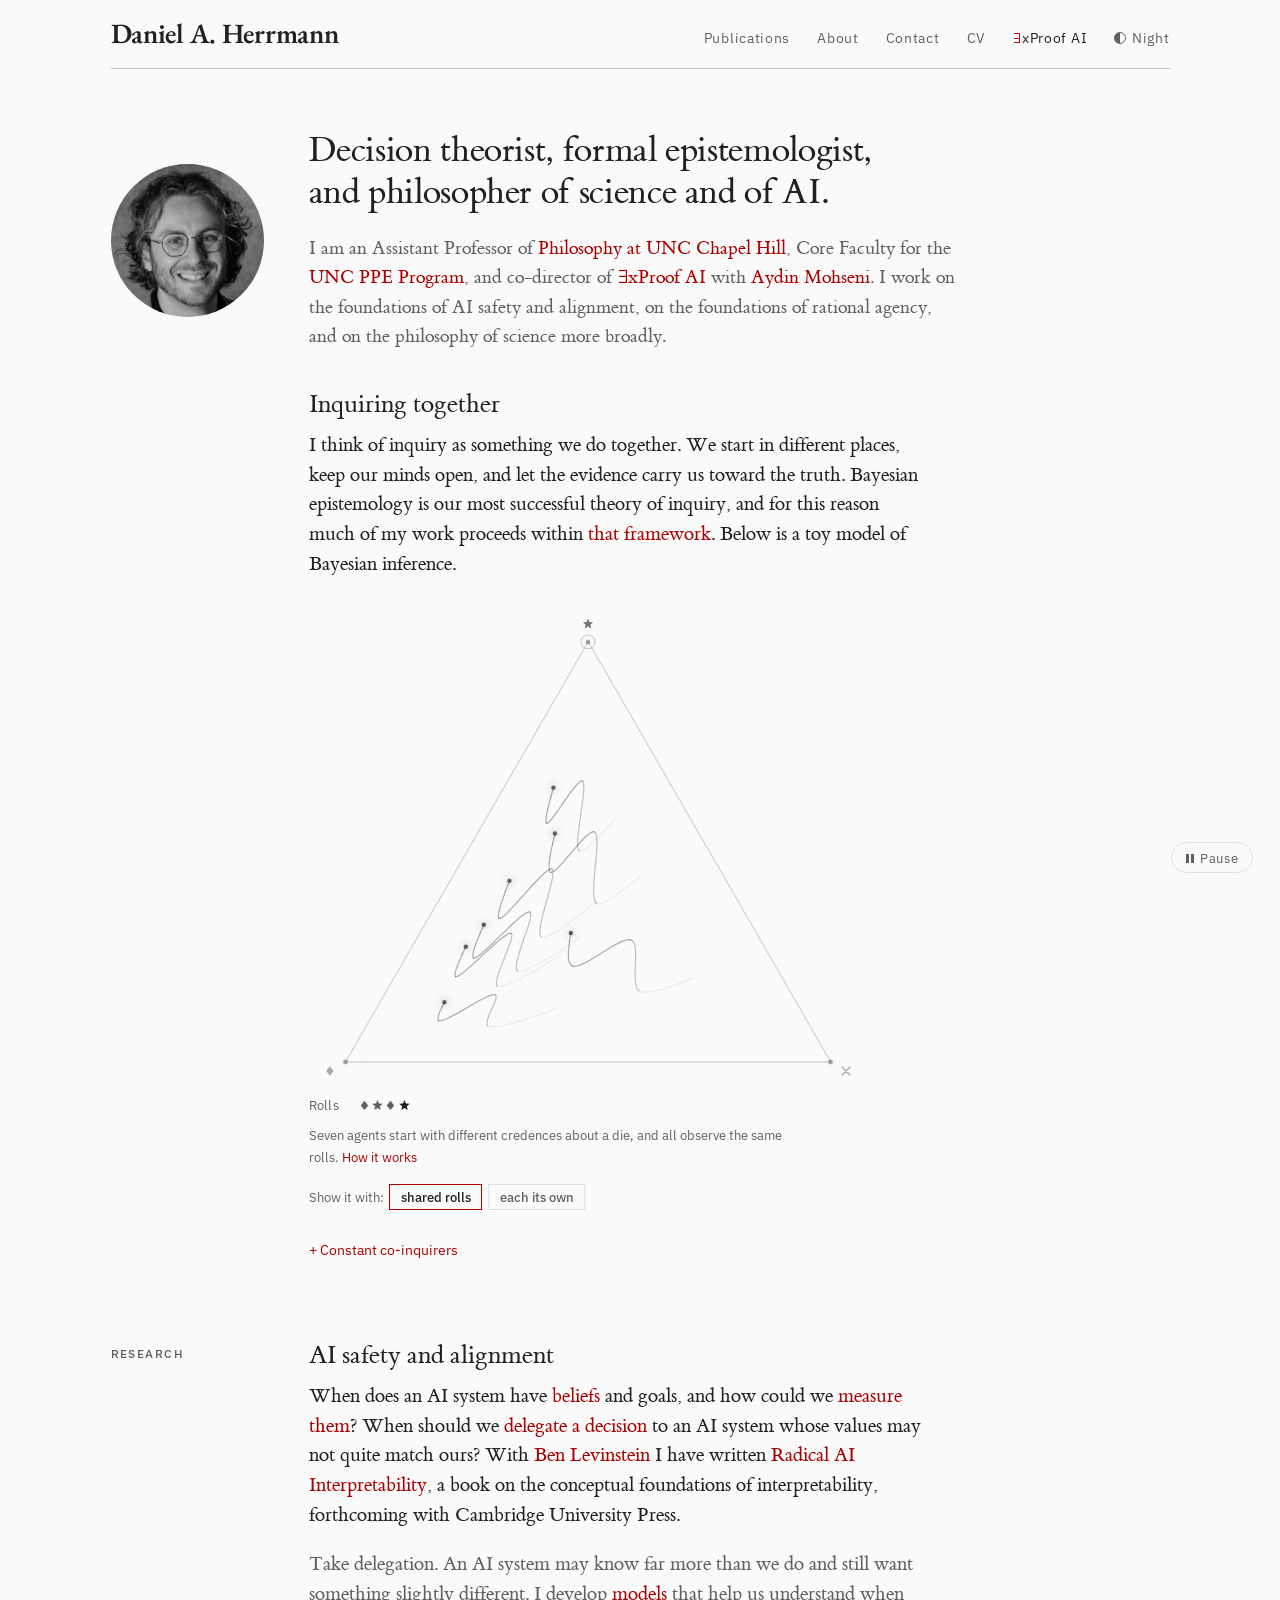
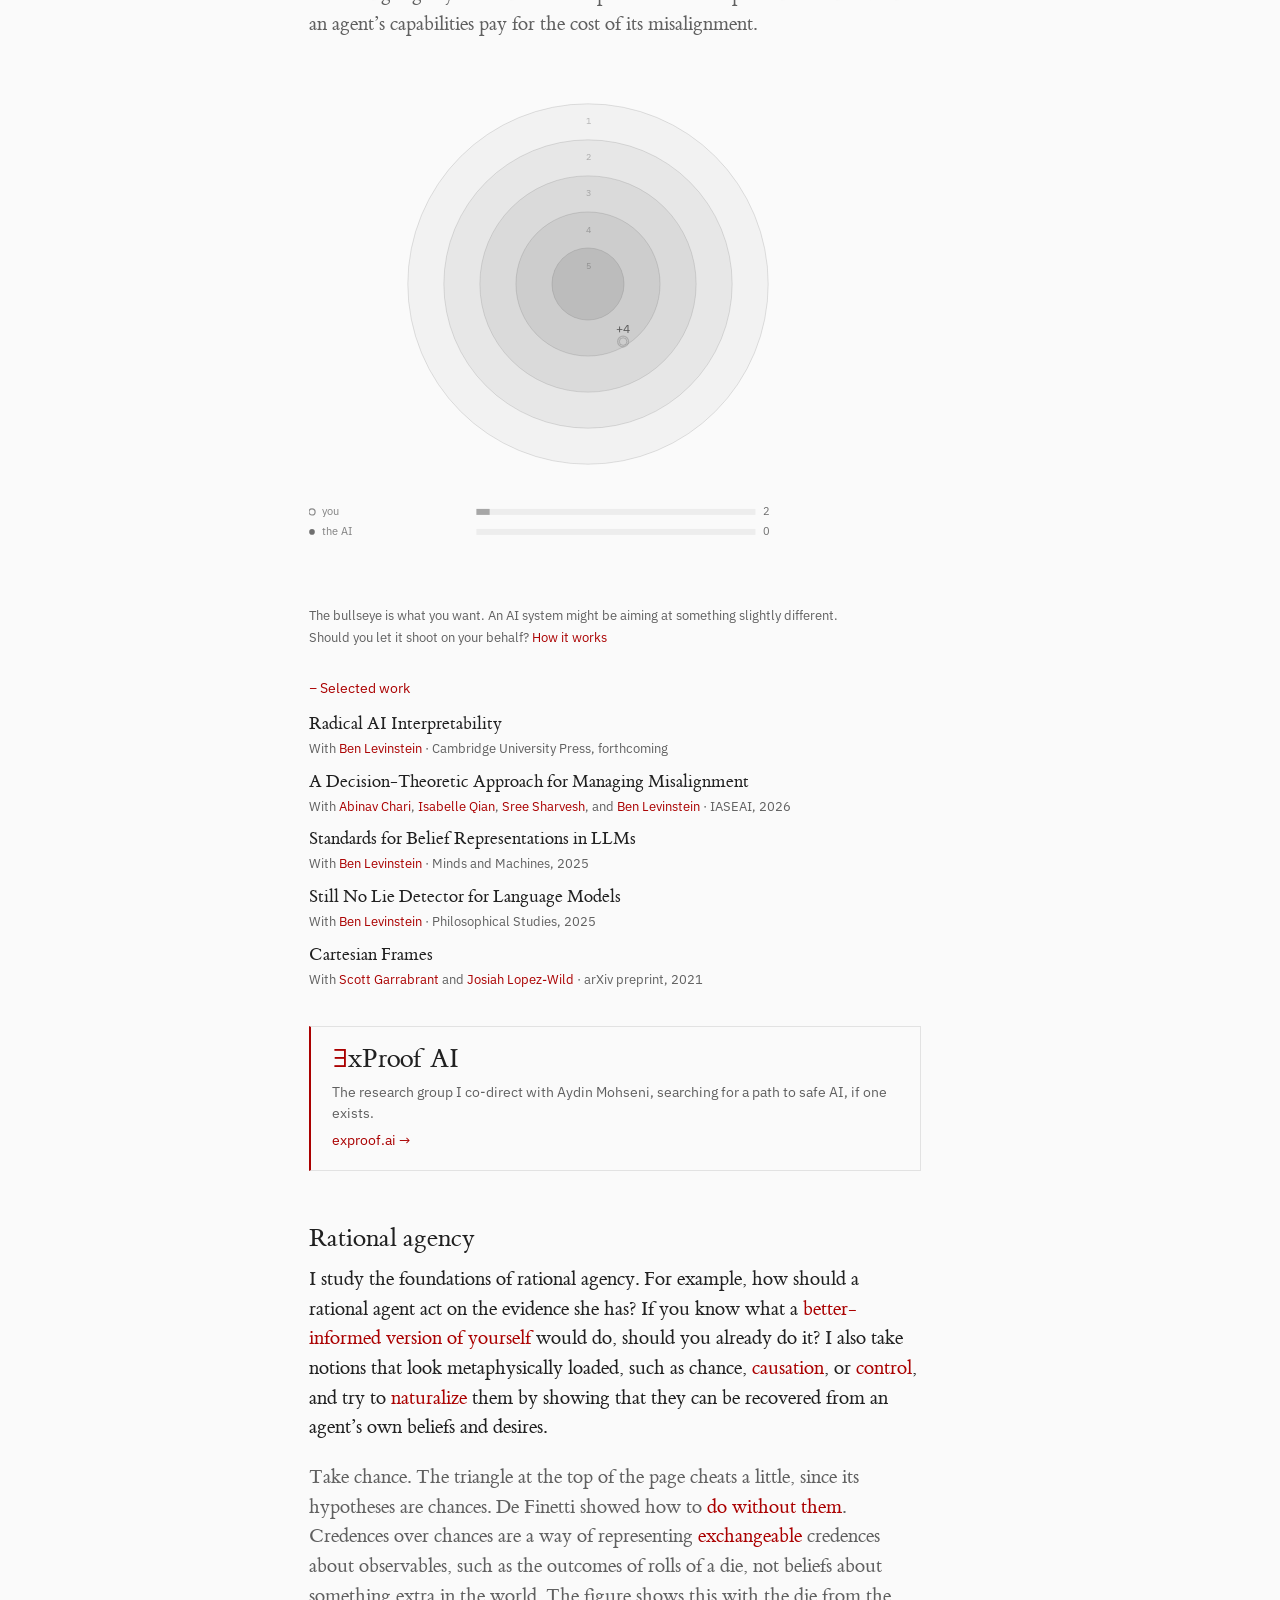
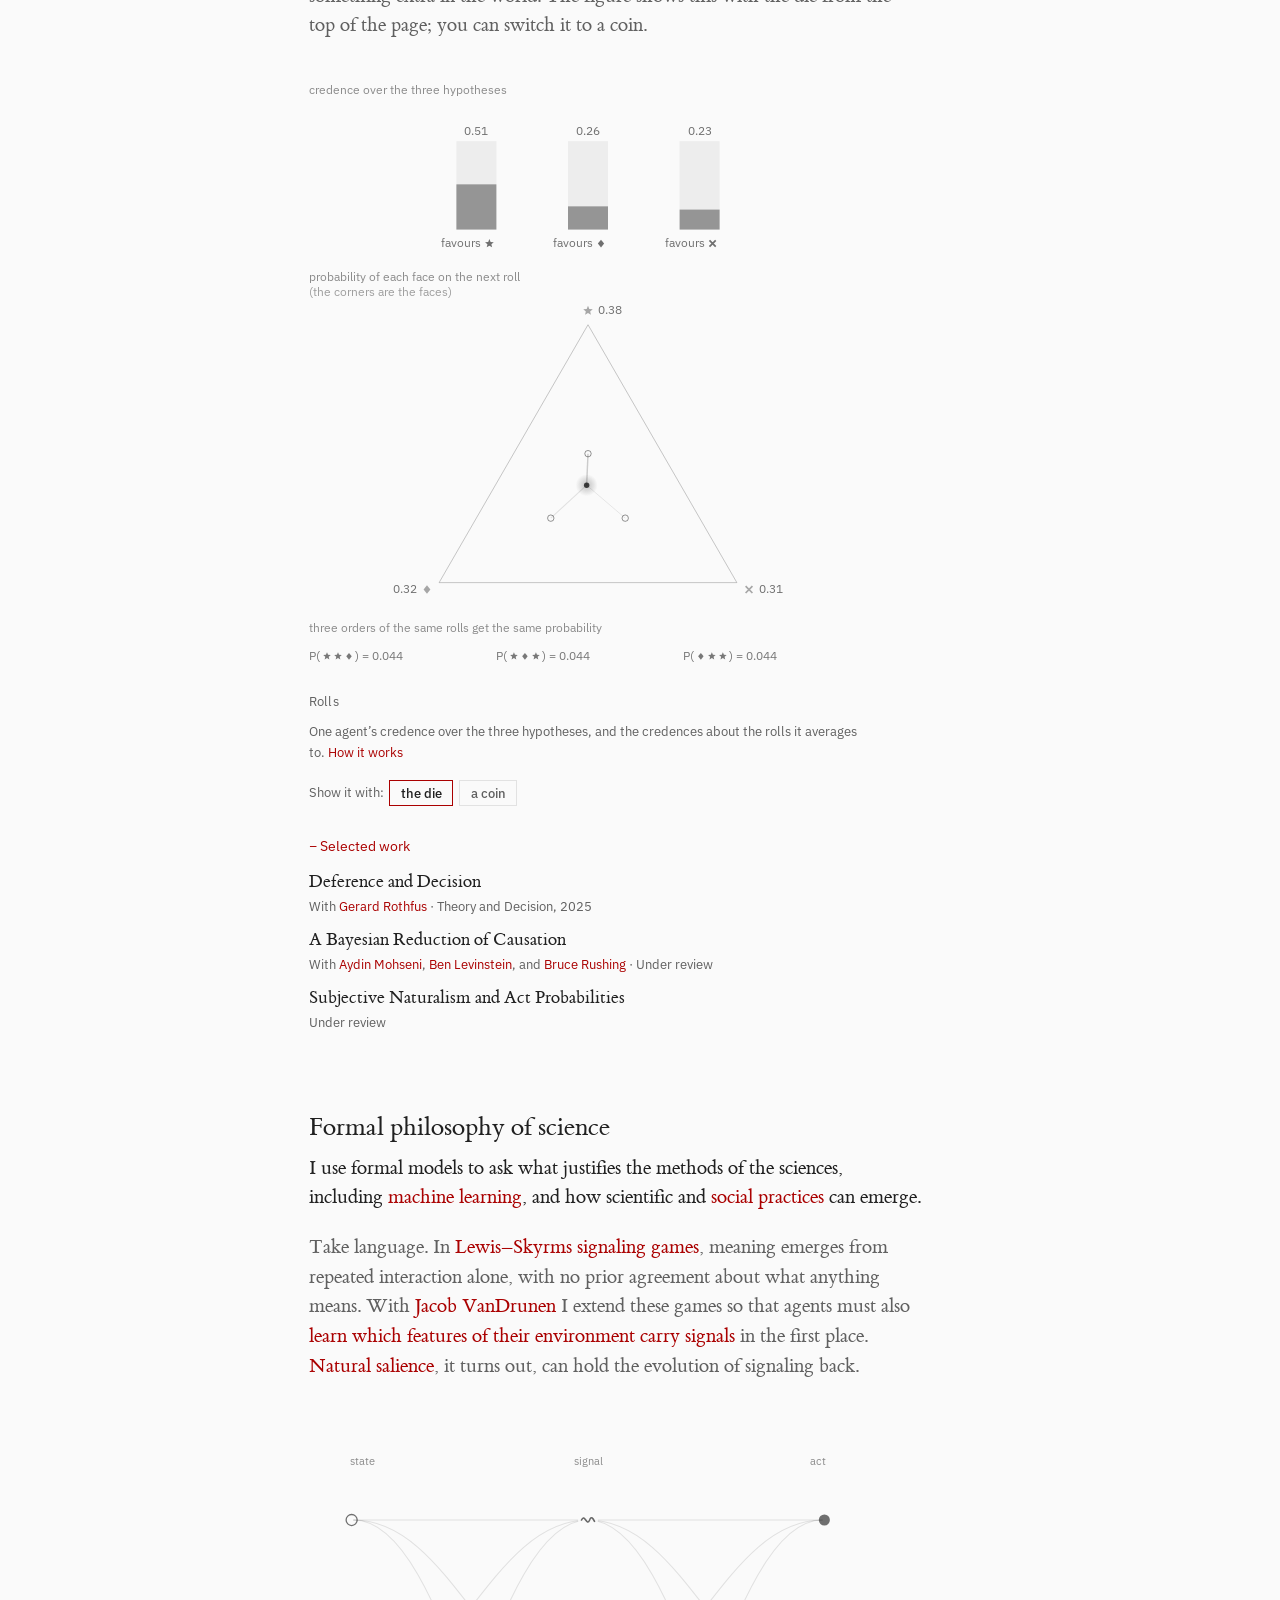
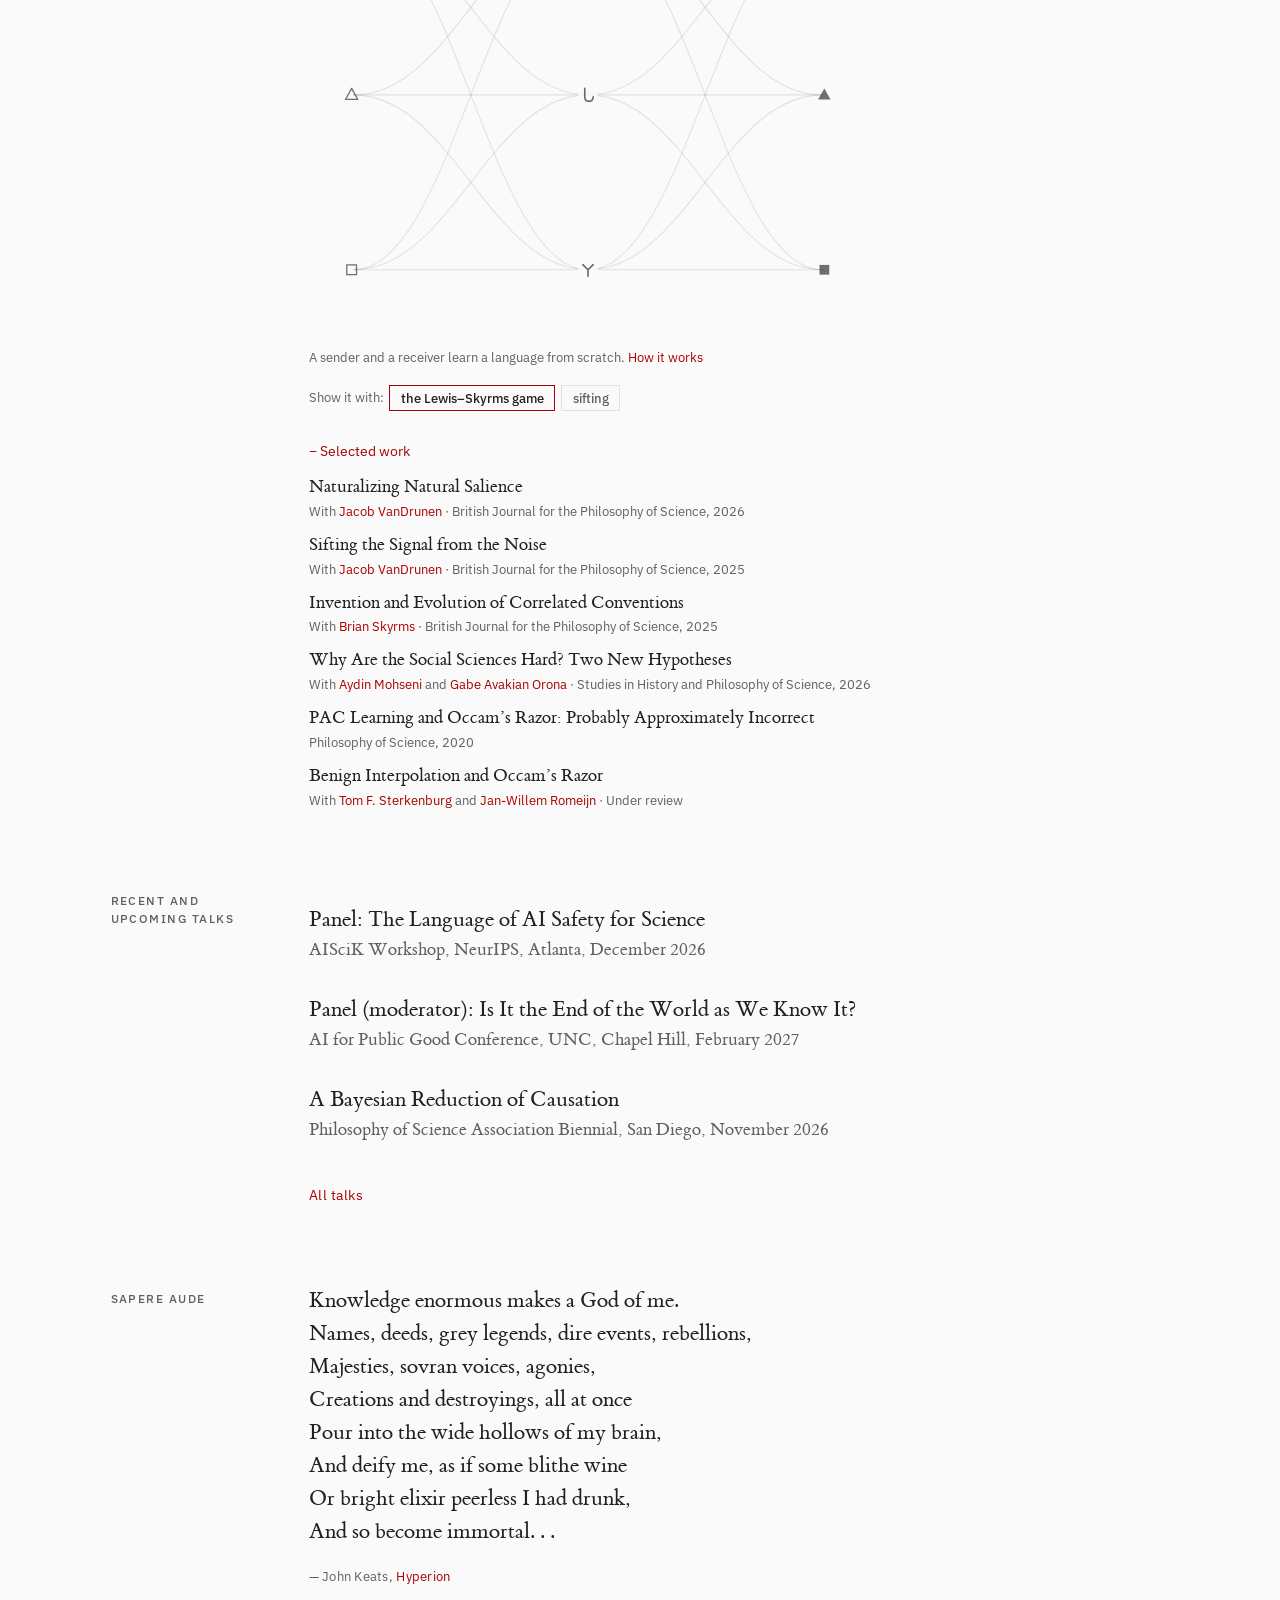
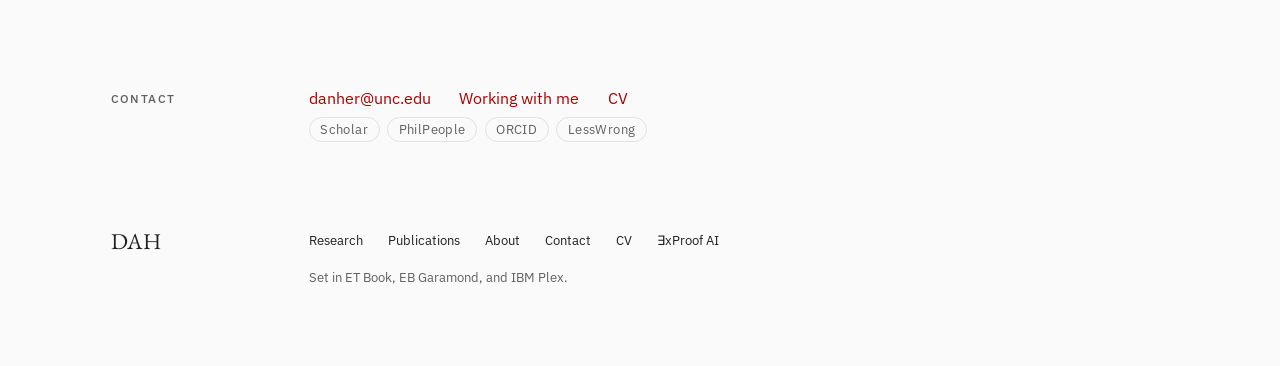
<file: index.html>
<!doctype html>
<html lang="en" data-bg="simplex">
<head>
<meta charset="utf-8">
<meta name="viewport" content="width=device-width, initial-scale=1, viewport-fit=cover">
<title>Daniel A. Herrmann</title>
<meta name="description" content="Daniel A. Herrmann is a decision theorist, formal epistemologist, and philosopher of science and of AI at UNC Chapel Hill.">
<meta name="theme-color" content="#fafafa">
<meta property="og:type" content="website">
<meta property="og:site_name" content="Daniel A. Herrmann">
<meta property="og:title" content="Daniel A. Herrmann">
<meta property="og:description" content="Daniel A. Herrmann is a decision theorist, formal epistemologist, and philosopher of science and of AI at UNC Chapel Hill.">
<meta property="og:url" content="https://www.danielherrmann.ca/">
<link rel="canonical" href="https://www.danielherrmann.ca/">
<meta property="og:image" content="https://www.danielherrmann.ca/assets/og-card.png">
<meta property="og:image:width" content="2400">
<meta property="og:image:height" content="1260">
<meta property="og:image:alt" content="Daniel A. Herrmann: decision theorist, formal epistemologist, and philosopher of science and of AI. Beside his name, seven agents’ credences converge on the true hypothesis.">
<meta name="twitter:card" content="summary_large_image">
<link rel="icon" href="assets/favicon-32.png" type="image/png" sizes="32x32">
<link rel="icon" href="assets/favicon.svg" type="image/svg+xml">
<link rel="apple-touch-icon" href="assets/apple-touch-icon.png">
<link rel="preconnect" href="https://fonts.googleapis.com">
<link rel="preconnect" href="https://fonts.gstatic.com" crossorigin>
<link rel="stylesheet" href="https://fonts.googleapis.com/css2?family=EB+Garamond:ital,wght@0,400;0,600;1,400&family=IBM+Plex+Mono&family=IBM+Plex+Sans:wght@400;500&display=swap">
<link rel="stylesheet" href="assets/site.css">
<script src="assets/prefs.js"></script>
</head>
<body>
<div class="page">

<header class="masthead">
  <a class="wordmark" href="index.html">Daniel A. Herrmann</a>
  <nav class="nav" aria-label="Site">
    <a href="publications.html">Publications</a>
    <a href="about.html">About</a>
    <a href="contact.html">Contact</a>
    <a href="assets/Herrmann_CV.pdf">CV</a>
    <a class="nav-xp" href="https://exproof.ai/"><span class="exists">∃</span>xProof AI</a>
    <button class="theme" type="button" data-theme-toggle><span class="theme-word">Night</span></button>
  </nav>
</header>

<button class="motion" type="button" data-motion-toggle aria-pressed="false"><span class="theme-word">Pause</span></button>
<main>
<section class="hero hero--home" aria-labelledby="hero-title">
  <img class="headshot" src="assets/img/daniel.jpg" alt="Daniel Herrmann">
  <div class="hero-text">
    <h1 id="hero-title">Decision theorist, formal epistemologist, and philosopher of science and of AI.</h1>
    <p class="lede">I am an Assistant Professor of <a href="https://philosophy.unc.edu/">Philosophy at UNC Chapel Hill</a>, Core Faculty for the <a href="https://ppe.unc.edu/">UNC PPE Program</a>, and co-director of <a class="xp" href="https://exproof.ai/"><span class="exists">∃</span>xProof AI</a> with <a href="https://aydinmohseni.com/">Aydin Mohseni</a>. I work on the foundations of AI safety and alignment, on the foundations of rational agency, and on the philosophy of science more broadly.</p>
  </div>
</section>
<section class="section section--wide" id="inquiry">
  <p class="label"></p>
  <div class="body">
    <div class="chance chance--lead">
      <div class="chance-text">
        <h2>Inquiring together</h2>
        <p>I think of inquiry as something we do together. We start in different places, keep our minds open, and let the evidence carry us toward the truth. Bayesian epistemology is our most successful theory of inquiry, and for this reason much of my work proceeds within <a href="https://plato.stanford.edu/entries/epistemology-bayesian/">that framework</a>. Below is a toy model of Bayesian inference.</p>
      </div>
      <figure class="stage-wrap">
        <div class="stage stage--simplex"><canvas aria-hidden="true"></canvas></div>
        <figcaption><p class="rolls"><span class="rolls-k">Rolls</span><span class="rolls-seq" data-rolls="simplex"></span></p><span class="ev-shared">Seven agents start with different credences about a die, and all observe the same rolls.</span><span class="ev-own">We don’t always get the same evidence. That can slow inquiry and keep us apart for a while, but if we engage with it in good faith and let it change our minds, we still converge on the truth. Here each agent rolls the die for itself; above are the ringed agent’s rolls.</span> <details class="how"><summary>How it works</summary><p data-bg-caption></p><div class="rolls-all ev-own" aria-label="Each agent’s rolls"><p class="rolls"><span class="rolls-k">1</span><span class="rolls-seq" data-rolls="simplex-0"></span></p><p class="rolls"><span class="rolls-k">2</span><span class="rolls-seq" data-rolls="simplex-1"></span></p><p class="rolls"><span class="rolls-k">3</span><span class="rolls-seq" data-rolls="simplex-2"></span></p><p class="rolls"><span class="rolls-k">4</span><span class="rolls-seq" data-rolls="simplex-3"></span></p><p class="rolls"><span class="rolls-k">5</span><span class="rolls-seq" data-rolls="simplex-4"></span></p><p class="rolls"><span class="rolls-k">6</span><span class="rolls-seq" data-rolls="simplex-5"></span></p><p class="rolls"><span class="rolls-k">7</span><span class="rolls-seq" data-rolls="simplex-6"></span></p></div></details></figcaption>
        <p class="variant">Show it with: <button type="button" data-variant="ev" data-value="shared">shared rolls</button><button type="button" data-variant="ev" data-value="own">each its own</button></p>
      </figure>
      <details class="related"><summary>Constant co-inquirers</summary><ul><li><a href="https://aydinmohseni.com/">Aydin Mohseni</a><span class="rv"><a href="https://exproof.ai/">∃xProof AI</a>, <a href="publications.html#pub-causation">causation</a>, <a href="https://exproof.ai/adaptations.html">power seeking</a>, <a href="publications.html#pub-social-sciences">the social sciences</a></span></li><li><a href="https://www.levinstein.org/">Ben Levinstein</a><span class="rv"><a href="publications.html#pub-book">Radical AI Interpretability</a>, <a href="publications.html#pub-belief-standards">belief in language models</a>, <a href="publications.html#pub-misalignment">delegation</a></span></li><li><a href="https://gerardrothfus.com/">Gerard Rothfus</a><span class="rv"><a href="publications.html#pub-deference">Deference and Decision</a>, counterfactuals</span></li><li><a href="https://jackv.co">Jacob VanDrunen</a><span class="rv"><a href="publications.html#pub-sifting">Signaling and attention</a>, <a href="publications.html#pub-natural-salience">natural salience</a></span></li></ul></details>
    </div>
  </div>
</section>
<section class="section section--wide" id="research" aria-labelledby="h-research">
  <h2 class="label" id="h-research">Research</h2>
  <div class="body">
    <div class="chance">
      <div class="chance-text">
        <h2>AI safety and alignment</h2>
        <p>When does an AI system have <a href="publications.html#pub-belief-standards">beliefs</a> and goals, and how could we <a href="publications.html#pub-lie-detector">measure them</a>? When should we <a href="publications.html#pub-misalignment">delegate a decision</a> to an AI system whose values may not quite match ours? With <a href="https://www.levinstein.org/">Ben Levinstein</a> I have written <a href="publications.html#pub-book">Radical AI Interpretability</a>, a book on the conceptual foundations of interpretability, forthcoming with Cambridge University Press.</p>
        <p class="secondary">Take delegation. An AI system may know far more than we do and still want something slightly different. I develop <a href="publications.html#pub-misalignment">models</a> that help us understand when an agent’s capabilities pay for the cost of its misalignment.</p>
      </div>
      <div class="figs">
        <figure class="stage-wrap stage-wrap--small">
          <div class="stage stage--delegate"><canvas aria-hidden="true"></canvas></div>
          <figcaption>The bullseye is what you want. An AI system might be aiming at something slightly different. Should you let it shoot on your behalf? <details class="how"><summary>How it works</summary><p>Each shot stands for a decision made under uncertainty, and where it lands is how that decision turns out. The bullseye is the outcome you most want, and the rings score each outcome by your lights. You aim at the bullseye, since you want the right thing, but your shots scatter, since you can’t see the target well. The AI sees it clearly, so its shots are tight, but it aims a little off, at what it wants. After ten shots each, the higher total wins and its shots turn red. The runs are set up so that ten rounds reliably show which choice has the higher expected score: if it is the AI’s, delegating pays. How far off the AI aims varies from run to run, so sometimes you should keep the decision.</p></details></figcaption>
        </figure>
      </div>

      <details class="related" open><summary>Selected work</summary><ul><li><a href="publications.html#pub-book">Radical AI Interpretability</a><span class="rv">With <a href="https://www.levinstein.org/">Ben Levinstein</a> · Cambridge University Press, forthcoming</span></li><li><a href="publications.html#pub-misalignment">A Decision-Theoretic Approach for Managing Misalignment</a><span class="rv">With <a href="https://www.linkedin.com/in/abinav-chari1">Abinav Chari</a>, <a href="https://www.linkedin.com/in/isabelle-athena-qian">Isabelle Qian</a>, <a href="https://www.sreesharvesh.com/">Sree Sharvesh</a>, and <a href="https://www.levinstein.org/">Ben Levinstein</a> · IASEAI, 2026</span></li><li><a href="publications.html#pub-belief-standards">Standards for Belief Representations in LLMs</a><span class="rv">With <a href="https://www.levinstein.org/">Ben Levinstein</a> · Minds and Machines, 2025</span></li><li><a href="publications.html#pub-lie-detector">Still No Lie Detector for Language Models</a><span class="rv">With <a href="https://www.levinstein.org/">Ben Levinstein</a> · Philosophical Studies, 2025</span></li><li><a href="publications.html#pub-cartesian">Cartesian Frames</a><span class="rv">With <a href="http://scott.garrabrant.com/">Scott Garrabrant</a> and <a href="https://josiahlopezwild.com">Josiah Lopez-Wild</a> · arXiv preprint, 2021</span></li></ul></details>
      <a class="xp-card" href="https://exproof.ai/"><span class="xp-mark"><span class="exists">∃</span>xProof AI</span><span class="xp-line">The research group I co-direct with Aydin Mohseni, searching for a path to safe AI, if one exists.</span><span class="xp-go">exproof.ai →</span></a>
    </div>
  </div>
</section>
<section class="section section--wide" id="agency">
  <p class="label"></p>
  <div class="body">
    <div class="chance">
      <div class="chance-text">
        <h2>Rational agency</h2>
        <p>I study the foundations of rational agency. For example, how should a rational agent act on the evidence she has? If you know what a <a href="publications.html#pub-deference">better-informed version of yourself</a> would do, should you already do it? I also take notions that look metaphysically loaded, such as chance, <a href="publications.html#pub-causation">causation</a>, or <a href="https://escholarship.org/uc/item/7x9890zn">control</a>, and try to <a href="https://www.lesswrong.com/posts/FL8RunWvyS5L8uJEw/subjective-naturalism-in-decision-theory-savage-vs-jeffrey">naturalize</a> them by showing that they can be recovered from an agent’s own beliefs and desires.</p>
        <p class="secondary">Take chance. The triangle at the top of the page cheats a little, since its hypotheses are chances. De Finetti showed how to <a href="https://www.lesswrong.com/posts/auSfqhbMKEvzt4unG/chance-is-in-the-map-not-the-territory">do without them</a>. Credences over chances are a way of representing <a href="https://en.wikipedia.org/wiki/Exchangeable_random_variables">exchangeable</a> credences about observables, such as the outcomes of rolls of a die, not beliefs about something extra in the world. The figure shows this with the die from the top of the page; you can switch it to a coin.</p>
      </div>
      <div class="figs">
        <figure class="stage-wrap stage-wrap--small df-coin">
          <div class="stage stage--definetti"><canvas aria-hidden="true"></canvas></div>
          <figcaption><p class="rolls"><span class="rolls-k">Flips</span><span class="rolls-seq" data-rolls="definetti"></span></p>Credence over a coin’s chance of heads, and the credences about the flips it averages to. <details class="how"><summary>How it works</summary><p>An agent is unsure of a coin’s chance of heads, θ. The curve is her credence over θ, and it sharpens as she conditions on the flips. Averaging the chances by that credence gives her credences about the flips themselves, in the bars. They share the curve’s scale, so her credence in heads next sits directly under the curve’s balance point. Those credences are exchangeable: HT and TH always tie, and so do HHT, HTH, and THH. De Finetti’s theorem runs the other way too: any exchangeable credences about an unending sequence of flips can be written as such an average.</p></details></figcaption>
        </figure>
        <figure class="stage-wrap stage-wrap--small df-die">
          <div class="stage stage--definetti-die"><canvas aria-hidden="true"></canvas></div>
          <figcaption><p class="rolls"><span class="rolls-k">Rolls</span><span class="rolls-seq" data-rolls="definetti-die"></span></p>One agent’s credence over the three hypotheses, and the credences about the rolls it averages to. <details class="how"><summary>How it works</summary><p>At the top is one agent’s credence over the three hypotheses from the first triangle. Each hypothesis is a die that favours one face: that face comes up half the time, and each of the others a quarter. In the middle is a triangle whose corners are the die’s faces, so a point in it is a chance distribution over a single roll. The three hypotheses are the small rings. Averaging them, weighted by her credences, gives her credence about the next roll: the dot, with its numbers at the corners. Each line from a ring to the dot is as strong as her credence in that hypothesis. With each roll she conditions, the bars shift, and the dot moves with them. At the bottom are her probabilities for three orders of the same rolls, which always tie: her credences about the rolls are exchangeable. De Finetti’s theorem runs the other way too: any exchangeable credences about an unending sequence of rolls can be written as such an average.</p></details></figcaption>
        </figure>
        <p class="variant">Show it with: <button type="button" data-variant="df" data-value="die">the die</button><button type="button" data-variant="df" data-value="coin">a coin</button></p>
      </div>

      <details class="related" open><summary>Selected work</summary><ul><li><a href="publications.html#pub-deference">Deference and Decision</a><span class="rv">With <a href="https://gerardrothfus.com/">Gerard Rothfus</a> · Theory and Decision, 2025</span></li><li><a href="publications.html#pub-causation">A Bayesian Reduction of Causation</a><span class="rv">With <a href="https://aydinmohseni.com/">Aydin Mohseni</a>, <a href="https://www.levinstein.org/">Ben Levinstein</a>, and <a href="https://brucemrushing.com/">Bruce Rushing</a> · Under review</span></li><li><a href="publications.html#pub-subnat">Subjective Naturalism and Act Probabilities</a><span class="rv">Under review</span></li></ul></details>
    </div>
  </div>
</section>
<section class="section section--wide" id="philsci">
  <p class="label"></p>
  <div class="body">
    <div class="chance">
      <div class="chance-text">
        <h2>Formal philosophy of science</h2>
        <p>I use formal models to ask what justifies the methods of the sciences, including <a href="publications.html#pub-pac">machine learning</a>, and how scientific and <a href="publications.html#pub-correlated-conventions">social practices</a> can emerge.</p>
        <p class="secondary">Take language. In <a href="https://sites.socsci.uci.edu/~bskyrms/bio/books/signals.pdf">Lewis–Skyrms signaling games</a>, meaning emerges from repeated interaction alone, with no prior agreement about what anything means. With <a href="https://jackv.co">Jacob VanDrunen</a> I extend these games so that agents must also <a href="publications.html#pub-sifting">learn which features of their environment carry signals</a> in the first place. <a href="publications.html#pub-natural-salience">Natural salience</a>, it turns out, can hold the evolution of signaling back.</p>
      </div>
      <div class="figs">
        <figure class="stage-wrap stage-wrap--small sg-lewis">
          <div class="stage stage--signals"><canvas aria-hidden="true"></canvas></div>
          <figcaption>A sender and a receiver learn a language from scratch. <details class="how"><summary>How it works</summary><p>Each run has three, four or five states, with as many signals and acts. Each round, nature picks a state (left). The sender sees it and sends a signal (middle), an arbitrary mark that means nothing to begin with. The receiver sees only the signal and picks an act (right), and the act succeeds when its shape matches the state’s, like a key fitting its lock. Neither starts with any conventions. Each time an act succeeds, both become a little more likely to do what they just did. The thickness of each strand shows how likely that choice is. A dot traces one round in many. When the act succeeds, it swells and the path just taken flashes, since both choices on it are reinforced; when it fails, the act shrinks and shakes. Most rounds are played offscreen. Most runs reach a signaling system, in which each state gets its own signal and the receiver reads it correctly, and then the system lights red. Other runs settle into partial pooling, where two states share a signal, and fade. The more states there are, the more often this happens: about one run in ten with three states, one in four with four, and nearly half with five.</p></details></figcaption>
        </figure>
        <figure class="stage-wrap stage-wrap--small sg-sift">
          <div class="stage stage--sifting"><canvas aria-hidden="true"></canvas></div>
          <figcaption>A receiver learns which feature of the world carries the signal. <details class="how"><summary>How it works</summary><p>This is the attention game from <a href="publications.html#pub-sifting">Sifting the Signal from the Noise</a>. Each round, the sender sees one of two states (left) and makes one of two marks, which sets one feature (middle). The other two features are set by coin flips (the small coins beside them), so they have nothing to do with the state. The receiver does not know which feature carries the signal. She picks one to look at, reads it, and acts (right), and her act succeeds when its shape matches the state’s. After each success, both become a little more likely to do what they just did, including where she looked: the path just taken flashes and the act swells. After a failure the act shrinks and shakes, and nothing changes. So the strands (how likely each path is) and the outlines (how often she looks at each feature) shift toward the signal. Once she looks at the signal more than at anything else and reads it correctly, the system lights red. In about one run in ten, learning freezes first, usually with the receiver fixed on a noise feature, and the run fades.</p></details></figcaption>
        </figure>
        <p class="variant">Show it with: <button type="button" data-variant="sg" data-value="lewis">the Lewis–Skyrms game</button><button type="button" data-variant="sg" data-value="sift">sifting</button></p>
      </div>
      <details class="related" open><summary>Selected work</summary><ul><li><a href="publications.html#pub-natural-salience">Naturalizing Natural Salience</a><span class="rv">With <a href="https://jackv.co">Jacob VanDrunen</a> · British Journal for the Philosophy of Science, 2026</span></li><li><a href="publications.html#pub-sifting">Sifting the Signal from the Noise</a><span class="rv">With <a href="https://jackv.co">Jacob VanDrunen</a> · British Journal for the Philosophy of Science, 2025</span></li><li><a href="publications.html#pub-correlated-conventions">Invention and Evolution of Correlated Conventions</a><span class="rv">With <a href="https://faculty.sites.uci.edu/skyrms/">Brian Skyrms</a> · British Journal for the Philosophy of Science, 2025</span></li><li><a href="publications.html#pub-social-sciences">Why Are the Social Sciences Hard? Two New Hypotheses</a><span class="rv">With <a href="https://aydinmohseni.com/">Aydin Mohseni</a> and <a href="https://uni-tuebingen.de/en/faculties/faculty-of-economics-and-social-sciences/subjects/department-of-social-sciences/education-sciences-and-psychology/institute/staff/orona-gabe-dr/">Gabe Avakian Orona</a> · Studies in History and Philosophy of Science, 2026</span></li><li><a href="publications.html#pub-pac">PAC Learning and Occam’s Razor: Probably Approximately Incorrect</a><span class="rv">Philosophy of Science, 2020</span></li><li><a href="publications.html#pub-benign">Benign Interpolation and Occam’s Razor</a><span class="rv">With <a href="https://tomster.userweb.mwn.de/">Tom F. Sterkenburg</a> and <a href="https://romeijn.web.rug.nl/">Jan-Willem Romeijn</a> · Under review</span></li></ul></details>
    </div>
  </div>
</section>
<section class="section" id="recent-talks" aria-labelledby="h-recent-talks">
  <h2 class="label" id="h-recent-talks">Recent and upcoming talks</h2>
  <div class="body">
    <ul class="featured" data-talks>
      <li data-date="2026-11-06"><div><span class="t">Radical AI Interpretability</span><span class="d">Minds, Meaning, and Machines, Hong Kong, November 2026</span></div></li>
      <li data-date="2026-11-14"><div><span class="t">Margins of Misalignment: Delegation to AI Beyond the Bayesian Idealization</span><span class="d">PPE Society Annual Meeting, New Orleans, November 2026</span></div></li>
      <li data-date="2026-11-14"><div><span class="t">Why Are the Social Sciences Hard?</span><span class="d">PPE Society Annual Meeting, New Orleans, November 2026</span></div></li>
      <li data-date="2026-11-22" hidden><div><span class="t">A Bayesian Reduction of Causation</span><span class="d">Philosophy of Science Association Biennial, San Diego, November 2026</span></div></li>
      <li data-date="2026-11-22" hidden><div><span class="t">Splitting the Atom: Atomless Semantics for Counterfactuals</span><span class="d">Philosophy of Science Association Biennial, San Diego, November 2026</span></div></li>
      <li data-date="2026-12-12" hidden><div><span class="t">Panel: The Language of AI Safety for Science</span><span class="d">AISciK Workshop, NeurIPS, Atlanta, December 2026</span></div></li>
      <li data-date="2027-02-08" hidden><div><span class="t">Panel (moderator): Is It the End of the World as We Know It?</span><span class="d">AI for Public Good Conference, UNC, Chapel Hill, February 2027</span></div></li>
    </ul>
    <p class="more"><a href="publications.html#talks">All talks</a></p>
  </div>
</section>
<section class="section" id="sapere-aude" aria-labelledby="h-keats">
  <h2 class="label" id="h-keats">Sapere aude</h2>
  <div class="body">
    <p class="poem poem-keats"><a href="https://bpb-us-e2.wpmucdn.com/faculty.sites.uci.edu/dist/c/190/files/2011/03/ConvergenceTruthFinal.pdf">Knowledge enormous makes a God of me.</a><br>
    <a href="https://sites.socsci.uci.edu/~bskyrms/bio/books/signals.pdf">Names</a>, <a href="http://fitelson.org/piksi/piksi_22/the_logic_of_decision.pdf">deeds</a>, <a href="https://users.ece.cmu.edu/~gamvrosi/thelastq.html">grey legends</a>, <a href="https://philpapers.org/rec/KIRTAE-3">dire events</a>, rebellions,<br>
    Majesties, <a href="https://www.gutenberg.org/files/6424/6424-h/6424-h.htm">sovran voices</a>, <a href="https://www.gutenberg.org/files/1138/1138-h/1138-h.htm">agonies</a>,<br>
    <a href="https://www.pnas.org/doi/pdf/10.1073/pnas.24.12.556">Creations</a> and <a href="https://projecteuclid.org/journals/rocky-mountain-journal-of-mathematics/volume-32/issue-4/The-Discovery-of-Forcing/10.1216/rmjm/1181070010.full">destroyings</a>, <a href="https://projecteuclid.org/journals/annals-of-mathematical-statistics/volume-33/issue-3/Merging-of-Opinions-with-Increasing-Information/10.1214/aoms/1177704456.full">all at once<br>
    Pour into</a> the <a href="https://link.springer.com/article/10.1007/s10992-018-9496-8">wide hollows</a> of my brain,<br>
    And <a href="http://www.vavatch.co.uk/books/banks/cultnote.htm">deify me</a>, as if some blithe wine<br>
    Or <a href="https://www.gutenberg.org/files/718/718-h/718-h.htm">bright elixir peerless</a> I had drunk,<br>
    <a href="https://repositorio.ufsc.br/bitstream/handle/123456789/157358/The%20Mortal%20Immortal%20-%20Mary%20Shelley.pdf?sequence=1&amp;isAllowed=y">And so become immortal</a>. . .</p>
    <p class="attrib">— John Keats, <a href="https://johnkeats.uvic.ca/poem_hyperion_a_fragment_book_iii.html">Hyperion</a></p>
  </div>
</section>
<section class="section" id="contact" aria-labelledby="h-contact">
  <h2 class="label" id="h-contact">Contact</h2>
  <div class="body">
    <p class="contact-line"><a class="email" data-u="danher" data-d="unc.edu" href="contact.html">danher [at] unc [dot] edu</a><a href="contact.html">Working with me</a><a href="assets/Herrmann_CV.pdf">CV</a><span class="profiles"><a class="profile" href="https://scholar.google.com/citations?user=dG_cnl0AAAAJ" title="Google Scholar">Scholar</a><a class="profile" href="https://philpeople.org/profiles/daniel-herrmann" title="PhilPeople, the PhilPapers profile">PhilPeople</a><a class="profile" href="https://orcid.org/0000-0001-5322-1921" title="ORCID iD 0000-0001-5322-1921">ORCID</a><a class="profile" href="https://www.lesswrong.com/users/daniel-herrmann">LessWrong</a></span></p>
  </div>
</section>
</main>

<footer class="foot">
  <span class="mono" aria-hidden="true">DAH</span>
  <nav aria-label="Footer">
    <a href="index.html">Research</a>
    <a href="publications.html">Publications</a>
    <a href="about.html">About</a>
    <a href="contact.html">Contact</a>
    <a href="assets/Herrmann_CV.pdf">CV</a>
    <a href="https://exproof.ai/">∃xProof AI</a>
  </nav>
  <p>Set in ET Book, EB Garamond, and IBM Plex.</p>
</footer>

</div>
<script src="assets/site.js"></script>
<script src="assets/sifting.js"></script>
<script src="assets/background.js"></script>
<script src="assets/definetti.js"></script>
<script src="assets/definetti-die.js"></script>
<script src="assets/delegate.js"></script>
<script src="assets/xp-search.js"></script>
</body>
</html>
</file>
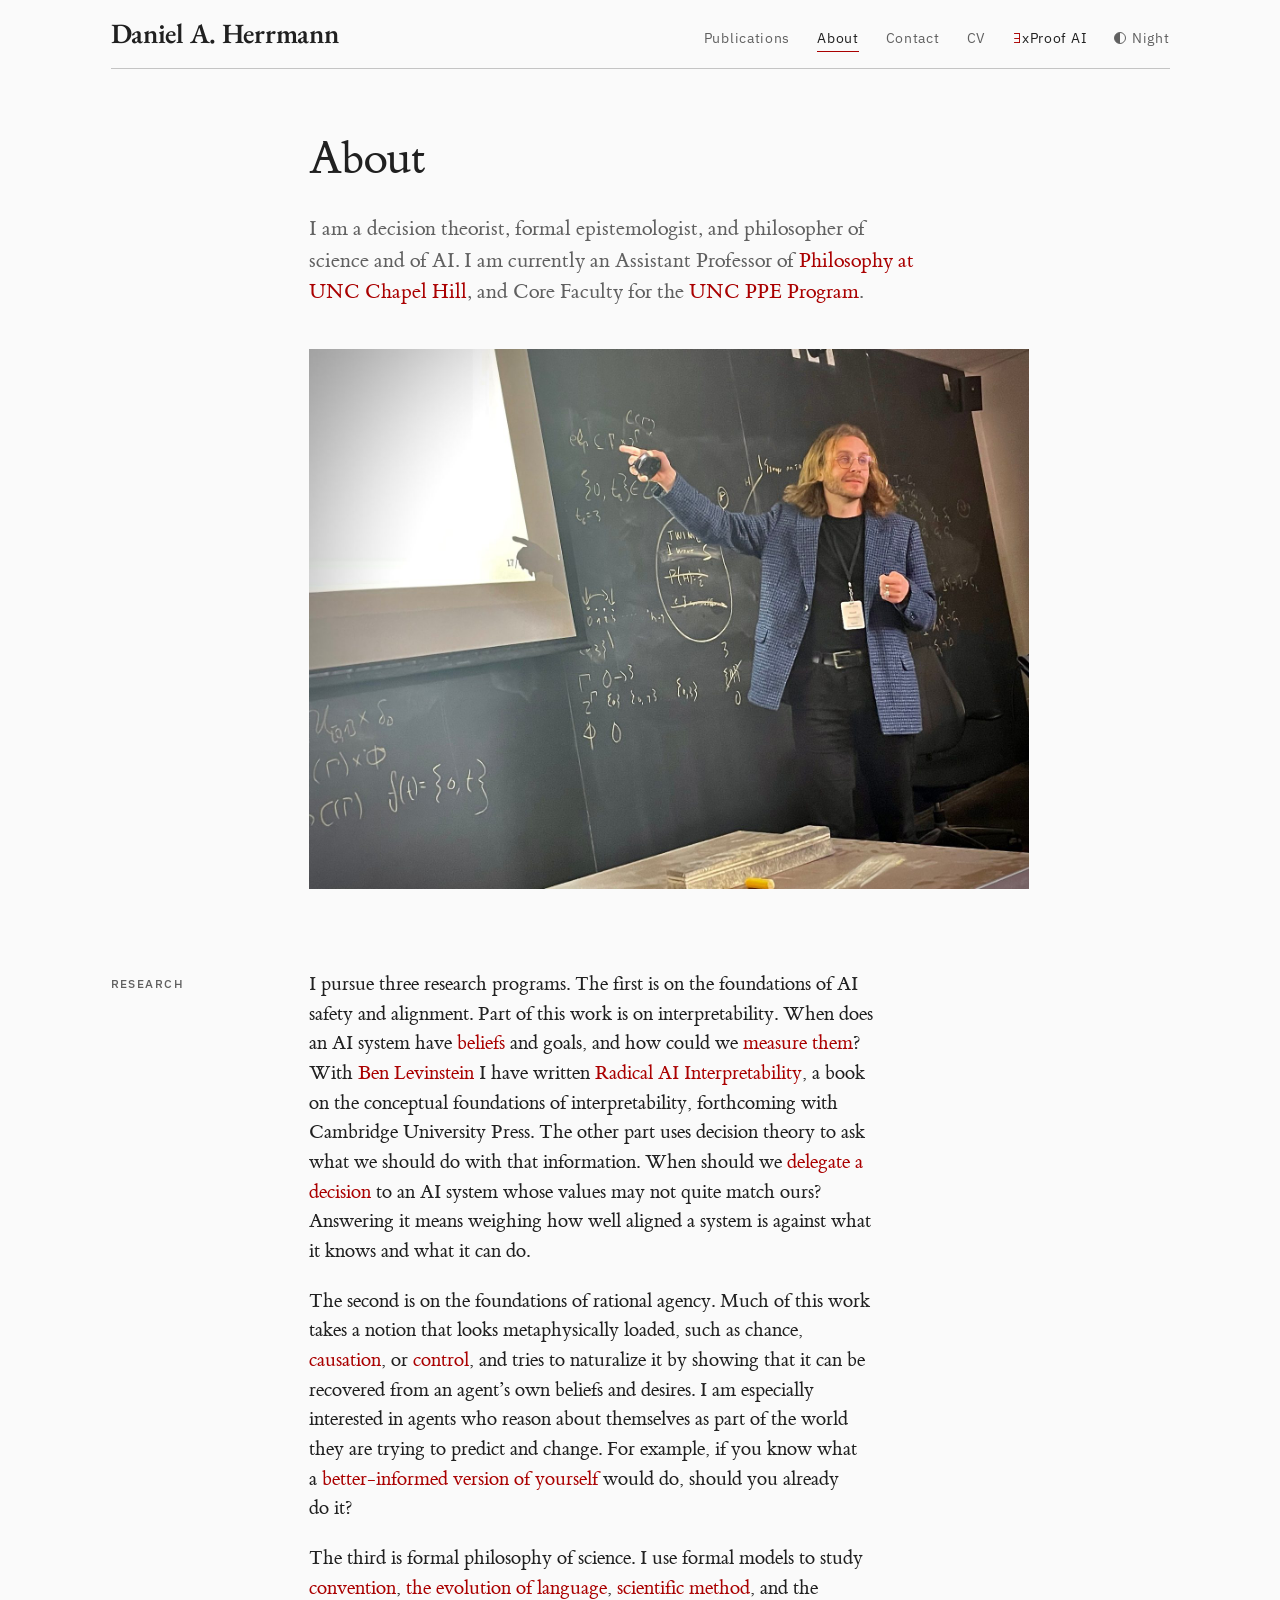
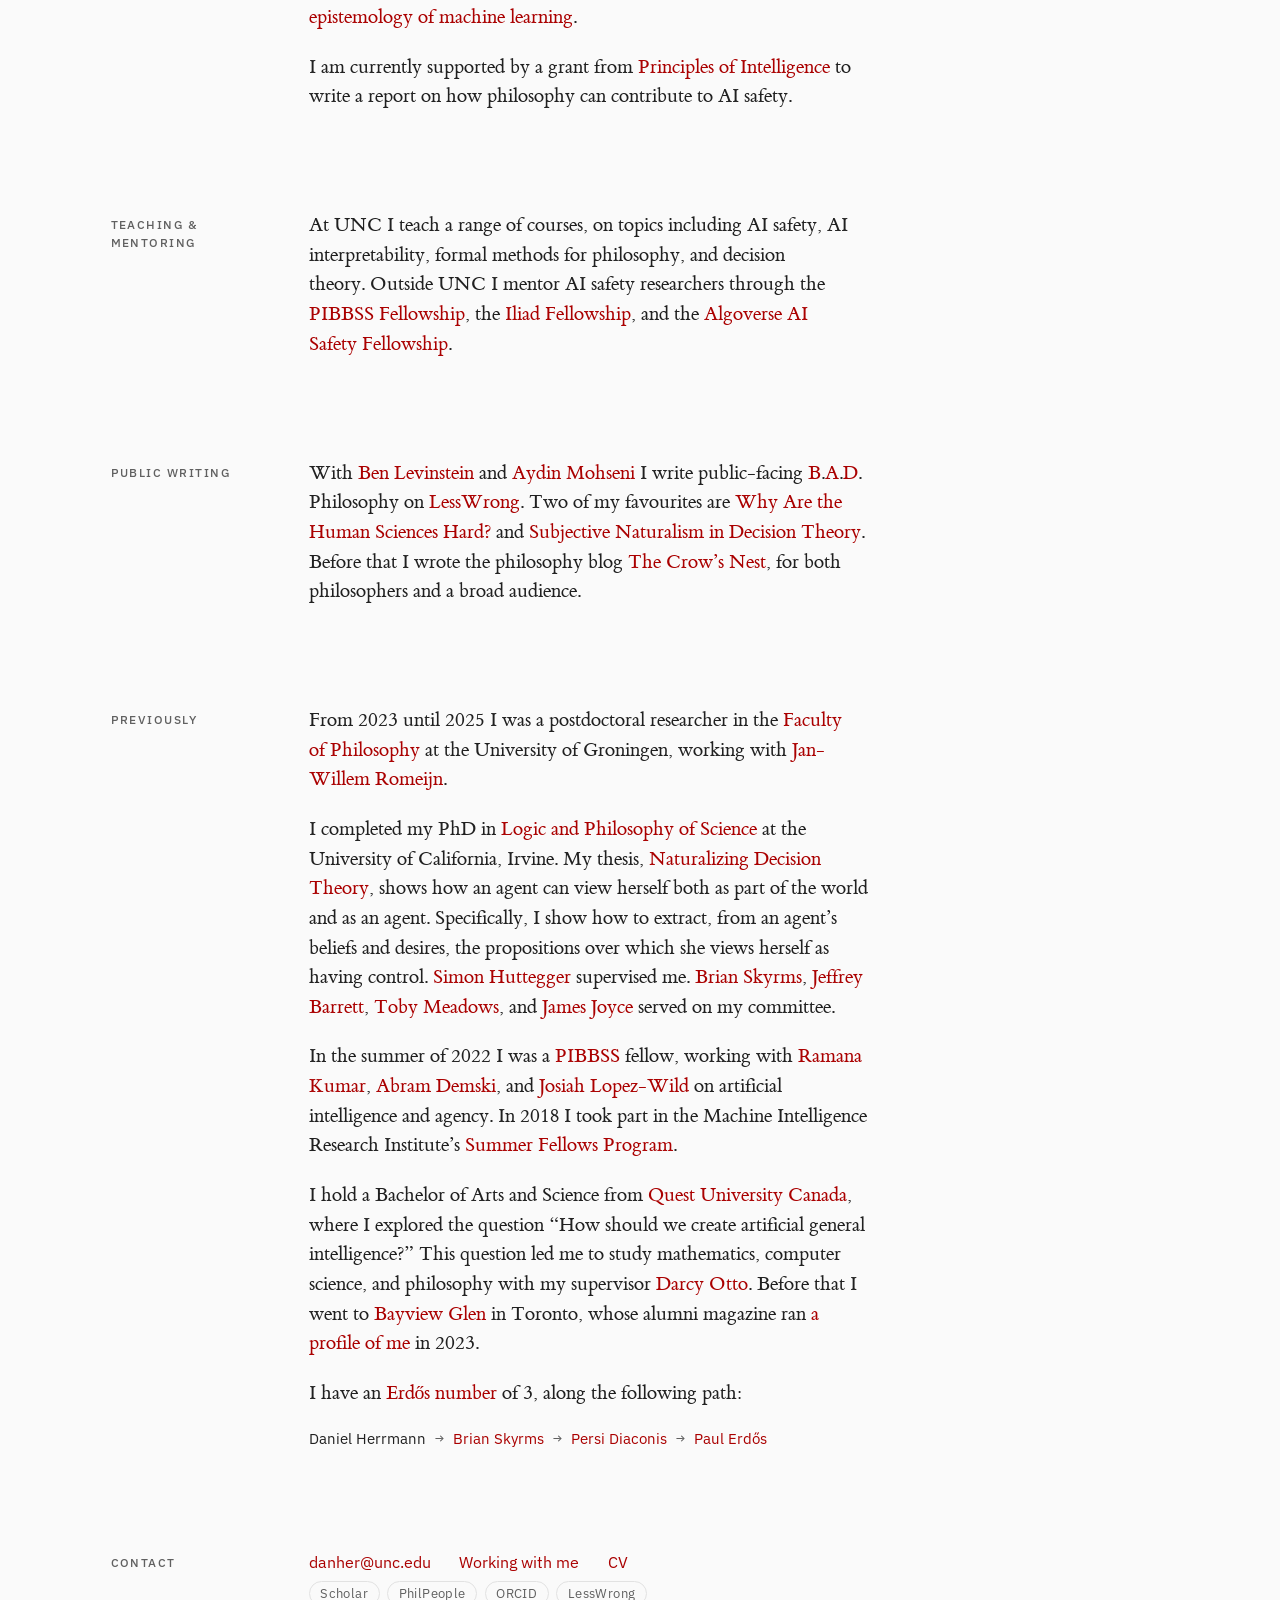
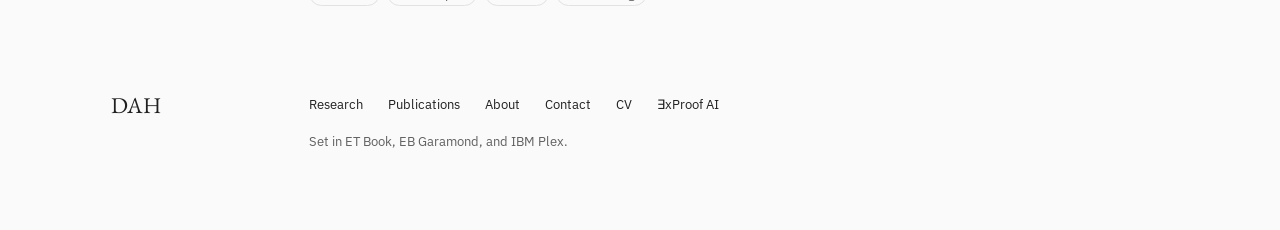
<file: about.html>
<!doctype html>
<html lang="en" data-bg="simplex">
<head>
<meta charset="utf-8">
<meta name="viewport" content="width=device-width, initial-scale=1, viewport-fit=cover">
<title>About · Daniel A. Herrmann</title>
<meta name="description" content="About Daniel A. Herrmann, Assistant Professor of Philosophy at UNC Chapel Hill: research, teaching, mentoring, and public writing.">
<meta name="theme-color" content="#fafafa">
<meta property="og:type" content="website">
<meta property="og:site_name" content="Daniel A. Herrmann">
<meta property="og:title" content="About · Daniel A. Herrmann">
<meta property="og:description" content="About Daniel A. Herrmann, Assistant Professor of Philosophy at UNC Chapel Hill: research, teaching, mentoring, and public writing.">
<meta property="og:url" content="https://www.danielherrmann.ca/about.html">
<link rel="canonical" href="https://www.danielherrmann.ca/about.html">
<meta property="og:image" content="https://www.danielherrmann.ca/assets/og-card.png">
<meta property="og:image:width" content="2400">
<meta property="og:image:height" content="1260">
<meta property="og:image:alt" content="Daniel A. Herrmann: decision theorist, formal epistemologist, and philosopher of science and of AI. Beside his name, seven agents’ credences converge on the true hypothesis.">
<meta name="twitter:card" content="summary_large_image">
<link rel="icon" href="assets/favicon-32.png" type="image/png" sizes="32x32">
<link rel="icon" href="assets/favicon.svg" type="image/svg+xml">
<link rel="apple-touch-icon" href="assets/apple-touch-icon.png">
<link rel="preconnect" href="https://fonts.googleapis.com">
<link rel="preconnect" href="https://fonts.gstatic.com" crossorigin>
<link rel="stylesheet" href="https://fonts.googleapis.com/css2?family=EB+Garamond:ital,wght@0,400;0,600;1,400&family=IBM+Plex+Mono&family=IBM+Plex+Sans:wght@400;500&display=swap">
<link rel="stylesheet" href="assets/site.css">
<script src="assets/prefs.js"></script>
</head>
<body>
<div class="page">

<header class="masthead">
  <a class="wordmark" href="index.html">Daniel A. Herrmann</a>
  <nav class="nav" aria-label="Site">
    <a href="publications.html">Publications</a>
    <a href="about.html" aria-current="page">About</a>
    <a href="contact.html">Contact</a>
    <a href="assets/Herrmann_CV.pdf">CV</a>
    <a class="nav-xp" href="https://exproof.ai/"><span class="exists">∃</span>xProof AI</a>
    <button class="theme" type="button" data-theme-toggle><span class="theme-word">Night</span></button>
  </nav>
</header>

<main>
<section class="hero page-head" aria-labelledby="hero-title">
  <h1 id="hero-title">About</h1>
  <p class="lede">I am a decision theorist, formal epistemologist, and philosopher of science and of AI. I am currently an Assistant Professor of <a href="https://philosophy.unc.edu/">Philosophy at UNC Chapel Hill</a>, and Core Faculty for the <a href="https://ppe.unc.edu/">UNC PPE Program</a>.</p>
  <figure class="photo photo--lecture"><img src="assets/img/board.jpg" alt="Daniel Herrmann giving a talk at a blackboard"></figure>
</section>
<section class="section" id="research" aria-labelledby="h-research">
  <h2 class="label" id="h-research">Research</h2>
  <div class="body">
    <p>I pursue three research programs. The first is on the foundations of AI safety and alignment. Part of this work is on interpretability. When does an AI system have <a href="publications.html#pub-belief-standards">beliefs</a> and goals, and how could we <a href="publications.html#pub-lie-detector">measure them</a>? With <a href="https://www.levinstein.org/">Ben Levinstein</a> I have written <a href="https://philpapers.org/archive/HERRAI-5.pdf">Radical AI Interpretability</a>, a book on the conceptual foundations of interpretability, forthcoming with Cambridge University Press. The other part uses decision theory to ask what we should do with that information. When should we <a href="publications.html#pub-misalignment">delegate a decision</a> to an AI system whose values may not quite match ours? Answering it means weighing how well aligned a system is against what it knows and what it can do.</p>
    <p>The second is on the foundations of rational agency. Much of this work takes a notion that looks metaphysically loaded, such as chance, <a href="publications.html#pub-causation">causation</a>, or <a href="https://escholarship.org/uc/item/7x9890zn">control</a>, and tries to naturalize it by showing that it can be recovered from an agent’s own beliefs and desires. I am especially interested in agents who reason about themselves as part of the world they are trying to predict and change. For example, if you know what a <a href="publications.html#pub-deference">better-informed version of yourself</a> would do, should you already do it?</p>
    <p>The third is formal philosophy of science. I use formal models to study <a href="publications.html#pub-correlated-conventions">convention</a>, <a href="publications.html#pub-natural-salience">the evolution of language</a>, <a href="publications.html#pub-social-sciences">scientific method</a>, and the <a href="publications.html#pub-pac">epistemology of machine learning</a>.</p>
    <p>I am currently supported by a grant from <a href="https://princint.ai/">Principles of Intelligence</a> to write a report on how philosophy can contribute to AI safety.</p>
  </div>
</section>
<section class="section" id="teaching" aria-labelledby="h-teaching">
  <h2 class="label" id="h-teaching">Teaching &amp; mentoring</h2>
  <div class="body">
    <p>At UNC I teach a range of courses, on topics including AI safety, AI interpretability, formal methods for philosophy, and decision theory. Outside UNC I mentor AI safety researchers through the <a href="https://princint.ai/programs/fellowship/">PIBBSS Fellowship</a>, the <a href="https://www.iliad.ac/fellowship">Iliad Fellowship</a>, and the <a href="https://algoverseairesearch.org/ai-safety-fellowship">Algoverse AI Safety Fellowship</a>.</p>
  </div>
</section>
<section class="section" id="writing" aria-labelledby="h-writing">
  <h2 class="label" id="h-writing">Public writing</h2>
  <div class="body">
    <p>With <a href="https://www.levinstein.org/">Ben Levinstein</a> and <a href="https://aydinmohseni.com/">Aydin Mohseni</a> I write public-facing <a href="https://www.levinstein.org/" title="Ben Levinstein">B</a>.<a href="https://aydinmohseni.com/" title="Aydin Mohseni">A</a>.<a href="https://www.danielherrmann.ca/" title="Daniel Herrmann">D</a>. Philosophy on <a href="https://www.lesswrong.com/users/daniel-herrmann">LessWrong</a>. Two of my favourites are <a href="https://www.lesswrong.com/posts/3dkKgHEnkjAXuc3jQ/why-are-the-human-sciences-hard-two-new-hypotheses">Why Are the Human Sciences Hard?</a> and <a href="https://www.lesswrong.com/posts/FL8RunWvyS5L8uJEw/subjective-naturalism-in-decision-theory-savage-vs-jeffrey">Subjective Naturalism in Decision Theory</a>. Before that I wrote the philosophy blog <a href="https://www.thecrowsnest.ca">The Crow’s Nest</a>, for both philosophers and a broad audience.</p>
  </div>
</section>
<section class="section" id="previously" aria-labelledby="h-previously">
  <h2 class="label" id="h-previously">Previously</h2>
  <div class="body">
    <p>From 2023 until 2025 I was a postdoctoral researcher in the <a href="https://www.rug.nl/filosofie/?lang=en">Faculty of Philosophy</a> at the University of Groningen, working with <a href="https://romeijn.web.rug.nl/">Jan-Willem Romeijn</a>.</p>
    <p>I completed my PhD in <a href="https://www.lps.uci.edu/">Logic and Philosophy of Science</a> at the University of California, Irvine. My thesis, <a href="https://escholarship.org/uc/item/7x9890zn">Naturalizing Decision Theory</a>, shows how an agent can view herself both as part of the world and as an agent. Specifically, I show how to extract, from an agent’s beliefs and desires, the propositions over which she views herself as having control. <a href="https://faculty.sites.uci.edu/shuttegg/">Simon Huttegger</a> supervised me. <a href="https://faculty.sites.uci.edu/skyrms/">Brian Skyrms</a>, <a href="https://faculty.sites.uci.edu/jeffreybarrett/">Jeffrey Barrett</a>, <a href="https://sites.google.com/site/tobymeadows/home">Toby Meadows</a>, and <a href="https://lsa.umich.edu/philosophy/people/faculty/jjoyce.html">James Joyce</a> served on my committee.</p>
    <p>In the summer of 2022 I was a <a href="https://princint.ai/">PIBBSS</a> fellow, working with <a href="https://scholar.google.com/citations?user=OyX1-qYAAAAJ">Ramana Kumar</a>, <a href="https://scholar.google.com/citations?user=tsrblo8AAAAJ&amp;hl=en">Abram Demski</a>, and <a href="https://josiahlopezwild.com">Josiah Lopez-Wild</a> on artificial intelligence and agency. In 2018 I took part in the Machine Intelligence Research Institute’s <a href="https://www.rationality.org/workshops/apply-msfp">Summer Fellows Program</a>.</p>
    <p>I hold a Bachelor of Arts and Science from <a href="https://questu.ca/?page_id=73">Quest University Canada</a>, where I explored the question “How should we create artificial general intelligence?” This question led me to study mathematics, computer science, and philosophy with my supervisor <a href="https://www.bennington.edu/academics/faculty/darcy-otto">Darcy Otto</a>. Before that I went to <a href="https://www.bayviewglen.ca/">Bayview Glen</a> in Toronto, whose alumni magazine ran <a href="https://www.bayviewglen.ca/wp-content/uploads/2023/06/BVG-Viewpoint-2023-FINAL.pdf#page=16">a profile of me</a> in 2023.</p>
    <p>I have an <a href="https://sites.google.com/oakland.edu/grossman/home/the-erdoes-number-project">Erdős number</a> of 3, along the following path:</p>
    <p class="path"><span>Daniel Herrmann</span><span class="arrow">→</span><a href="https://faculty.sites.uci.edu/skyrms/">Brian Skyrms</a><span class="arrow">→</span><a href="http://statweb.stanford.edu/~ckirby/diaconis/">Persi Diaconis</a><span class="arrow">→</span><a href="https://en.wikipedia.org/wiki/Paul_Erd%C5%91s">Paul Erdős</a></p>
  </div>
</section>
<section class="section" id="contact" aria-labelledby="h-contact">
  <h2 class="label" id="h-contact">Contact</h2>
  <div class="body">
    <p class="contact-line"><a class="email" data-u="danher" data-d="unc.edu" href="contact.html">danher [at] unc [dot] edu</a><a href="contact.html">Working with me</a><a href="assets/Herrmann_CV.pdf">CV</a><span class="profiles"><a class="profile" href="https://scholar.google.com/citations?user=dG_cnl0AAAAJ" title="Google Scholar">Scholar</a><a class="profile" href="https://philpeople.org/profiles/daniel-herrmann" title="PhilPeople, the PhilPapers profile">PhilPeople</a><a class="profile" href="https://orcid.org/0000-0001-5322-1921" title="ORCID iD 0000-0001-5322-1921">ORCID</a><a class="profile" href="https://www.lesswrong.com/users/daniel-herrmann">LessWrong</a></span></p>
  </div>
</section>
</main>

<footer class="foot">
  <span class="mono" aria-hidden="true">DAH</span>
  <nav aria-label="Footer">
    <a href="index.html">Research</a>
    <a href="publications.html">Publications</a>
    <a href="about.html">About</a>
    <a href="contact.html">Contact</a>
    <a href="assets/Herrmann_CV.pdf">CV</a>
    <a href="https://exproof.ai/">∃xProof AI</a>
  </nav>
  <p>Set in ET Book, EB Garamond, and IBM Plex.</p>
</footer>

</div>
<script src="assets/site.js"></script>
<script src="assets/sifting.js"></script>
<script src="assets/background.js"></script>
<script src="assets/definetti.js"></script>
<script src="assets/definetti-die.js"></script>
<script src="assets/delegate.js"></script>
<script src="assets/xp-search.js"></script>
</body>
</html>
</file>
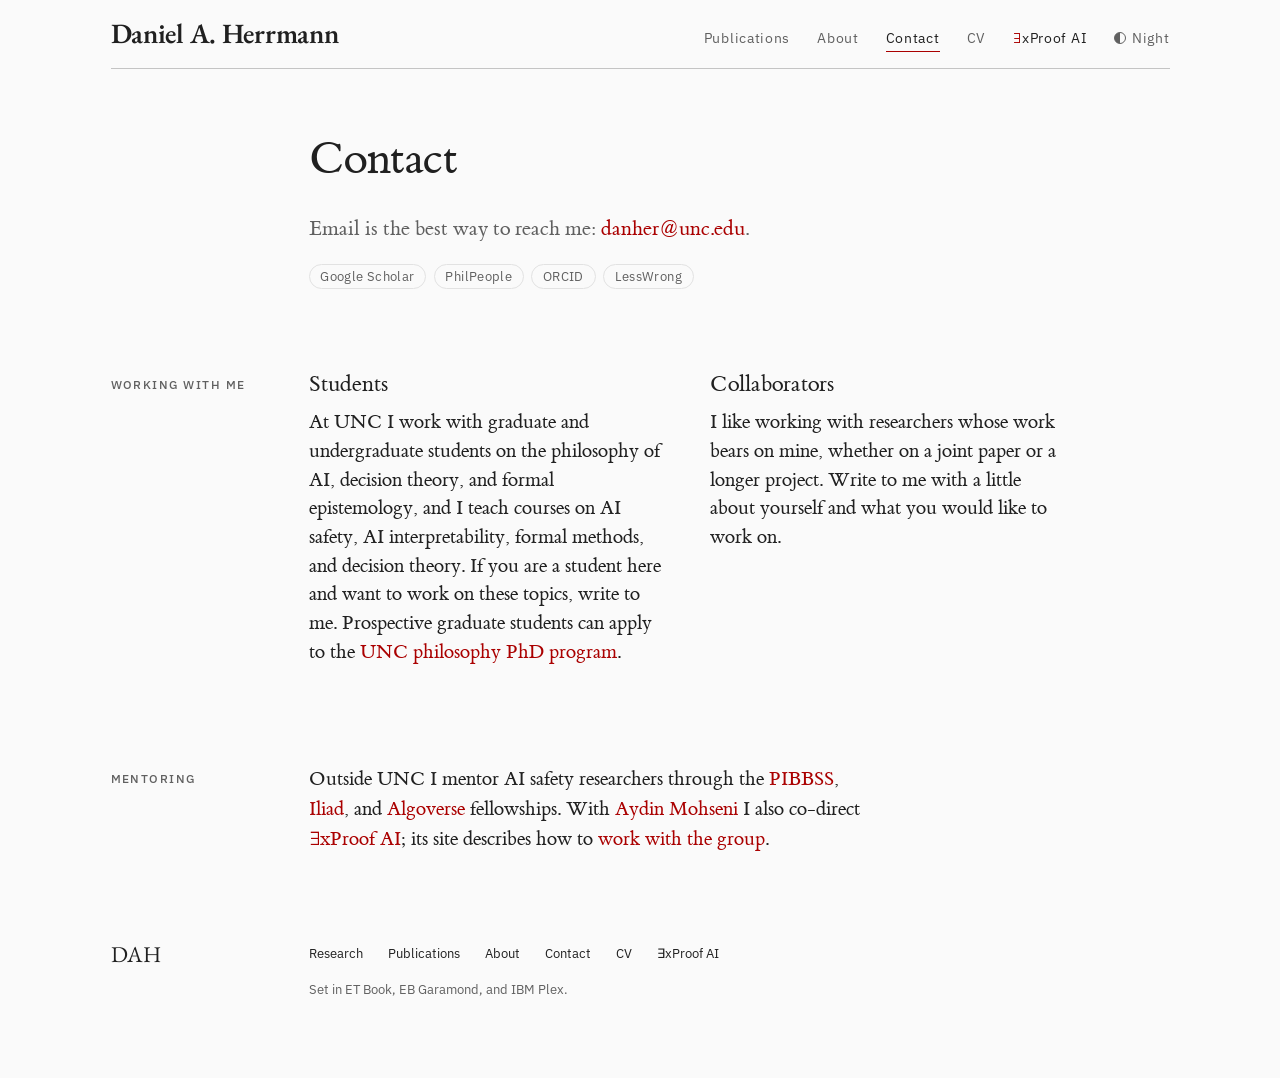
<file: contact.html>
<!doctype html>
<html lang="en" data-bg="simplex">
<head>
<meta charset="utf-8">
<meta name="viewport" content="width=device-width, initial-scale=1, viewport-fit=cover">
<title>Contact · Daniel A. Herrmann</title>
<meta name="description" content="How to reach Daniel A. Herrmann, and how students and collaborators can work with him.">
<meta name="theme-color" content="#fafafa">
<meta property="og:type" content="website">
<meta property="og:site_name" content="Daniel A. Herrmann">
<meta property="og:title" content="Contact · Daniel A. Herrmann">
<meta property="og:description" content="How to reach Daniel A. Herrmann, and how students and collaborators can work with him.">
<meta property="og:url" content="https://www.danielherrmann.ca/contact.html">
<link rel="canonical" href="https://www.danielherrmann.ca/contact.html">
<meta property="og:image" content="https://www.danielherrmann.ca/assets/og-card.png">
<meta property="og:image:width" content="2400">
<meta property="og:image:height" content="1260">
<meta property="og:image:alt" content="Daniel A. Herrmann: decision theorist, formal epistemologist, and philosopher of science and of AI. Beside his name, seven agents’ credences converge on the true hypothesis.">
<meta name="twitter:card" content="summary_large_image">
<link rel="icon" href="assets/favicon-32.png" type="image/png" sizes="32x32">
<link rel="icon" href="assets/favicon.svg" type="image/svg+xml">
<link rel="apple-touch-icon" href="assets/apple-touch-icon.png">
<link rel="preconnect" href="https://fonts.googleapis.com">
<link rel="preconnect" href="https://fonts.gstatic.com" crossorigin>
<link rel="stylesheet" href="https://fonts.googleapis.com/css2?family=EB+Garamond:ital,wght@0,400;0,600;1,400&family=IBM+Plex+Mono&family=IBM+Plex+Sans:wght@400;500&display=swap">
<link rel="stylesheet" href="assets/site.css">
<script src="assets/prefs.js"></script>
</head>
<body>
<div class="page">

<header class="masthead">
  <a class="wordmark" href="index.html">Daniel A. Herrmann</a>
  <nav class="nav" aria-label="Site">
    <a href="publications.html">Publications</a>
    <a href="about.html">About</a>
    <a href="contact.html" aria-current="page">Contact</a>
    <a href="assets/Herrmann_CV.pdf">CV</a>
    <a class="nav-xp" href="https://exproof.ai/"><span class="exists">∃</span>xProof AI</a>
    <button class="theme" type="button" data-theme-toggle><span class="theme-word">Night</span></button>
  </nav>
</header>

<main>
<section class="hero page-head" aria-labelledby="hero-title">
  <h1 id="hero-title">Contact</h1>
  <p class="lede">Email is the best way to reach me: <a class="email" data-u="danher" data-d="unc.edu" href="#">danher [at] unc [dot] edu</a>.</p>
  <p class="profiles profiles--lede"><a class="profile" href="https://scholar.google.com/citations?user=dG_cnl0AAAAJ">Google Scholar</a><a class="profile" href="https://philpeople.org/profiles/daniel-herrmann">PhilPeople</a><a class="profile" href="https://orcid.org/0000-0001-5322-1921">ORCID</a><a class="profile" href="https://www.lesswrong.com/users/daniel-herrmann">LessWrong</a></p>
</section>
<section class="section section--wide" id="working" aria-labelledby="h-working">
  <h2 class="label" id="h-working">Working with me</h2>
  <div class="body">
    <div class="pair">
      <div class="col">
        <h2>Students</h2>
        <p>At UNC I work with graduate and undergraduate students on the philosophy of AI, decision theory, and formal epistemology, and I teach courses on AI safety, AI interpretability, formal methods, and decision theory. If you are a student here and want to work on these topics, write to me. Prospective graduate students can apply to the <a href="https://philosophy.unc.edu/graduate/admissions/">UNC philosophy PhD program</a>.</p>
      </div>
      <div class="col">
        <h2>Collaborators</h2>
        <p>I like working with researchers whose work bears on mine, whether on a joint paper or a longer project. Write to me with a little about yourself and what you would like to work on.</p>
      </div>
    </div>
  </div>
</section>
<section class="section" id="mentoring" aria-labelledby="h-mentoring">
  <h2 class="label" id="h-mentoring">Mentoring</h2>
  <div class="body">
    <p>Outside UNC I mentor AI safety researchers through the <a href="https://princint.ai/programs/fellowship/">PIBBSS</a>, <a href="https://www.iliad.ac/fellowship">Iliad</a>, and <a href="https://algoverseairesearch.org/">Algoverse</a> fellowships. With <a href="https://aydinmohseni.com/">Aydin Mohseni</a> I also co-direct <a class="xp" href="https://exproof.ai/"><span class="exists">∃</span>xProof AI</a>; its site describes how to <a href="https://exproof.ai/work-with-us.html">work with the group</a>.</p>
  </div>
</section>
</main>

<footer class="foot">
  <span class="mono" aria-hidden="true">DAH</span>
  <nav aria-label="Footer">
    <a href="index.html">Research</a>
    <a href="publications.html">Publications</a>
    <a href="about.html">About</a>
    <a href="contact.html">Contact</a>
    <a href="assets/Herrmann_CV.pdf">CV</a>
    <a href="https://exproof.ai/">∃xProof AI</a>
  </nav>
  <p>Set in ET Book, EB Garamond, and IBM Plex.</p>
</footer>

</div>
<script src="assets/site.js"></script>
<script src="assets/sifting.js"></script>
<script src="assets/background.js"></script>
<script src="assets/definetti.js"></script>
<script src="assets/definetti-die.js"></script>
<script src="assets/delegate.js"></script>
<script src="assets/xp-search.js"></script>
</body>
</html>
</file>
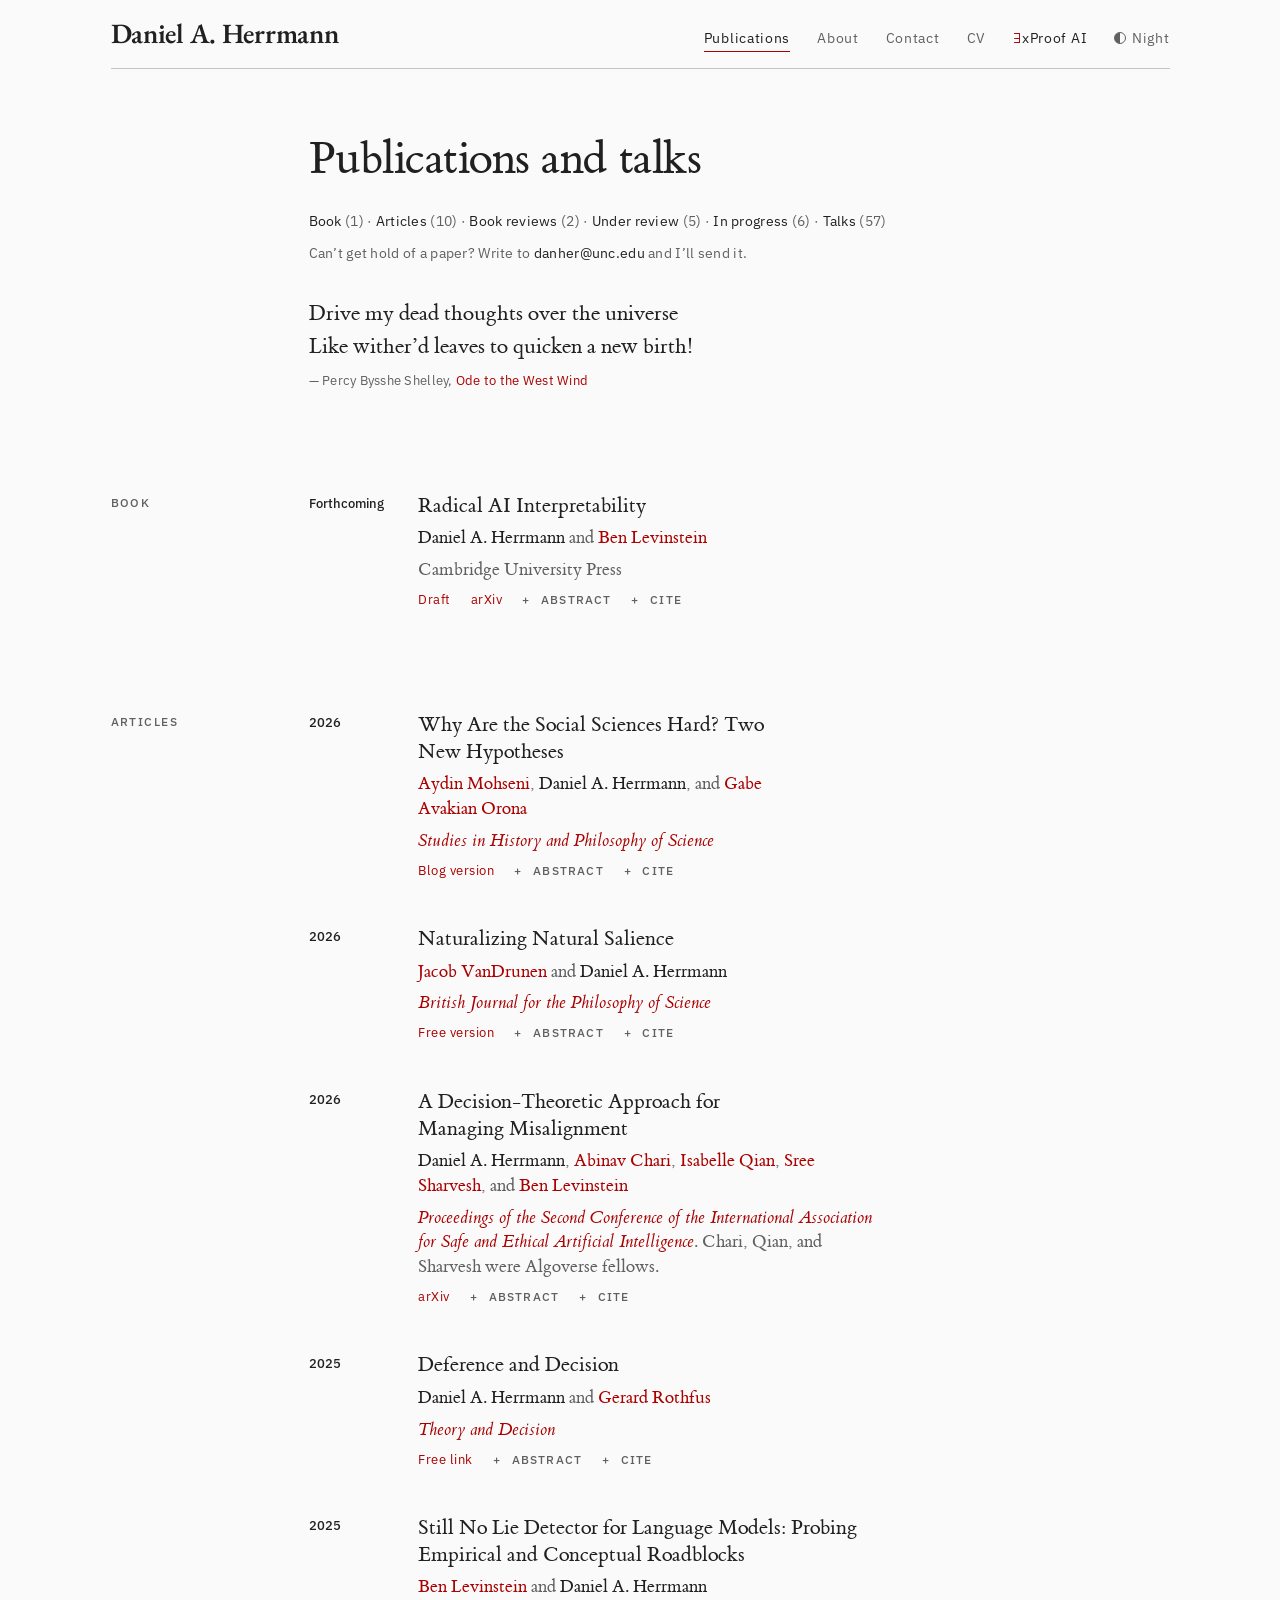
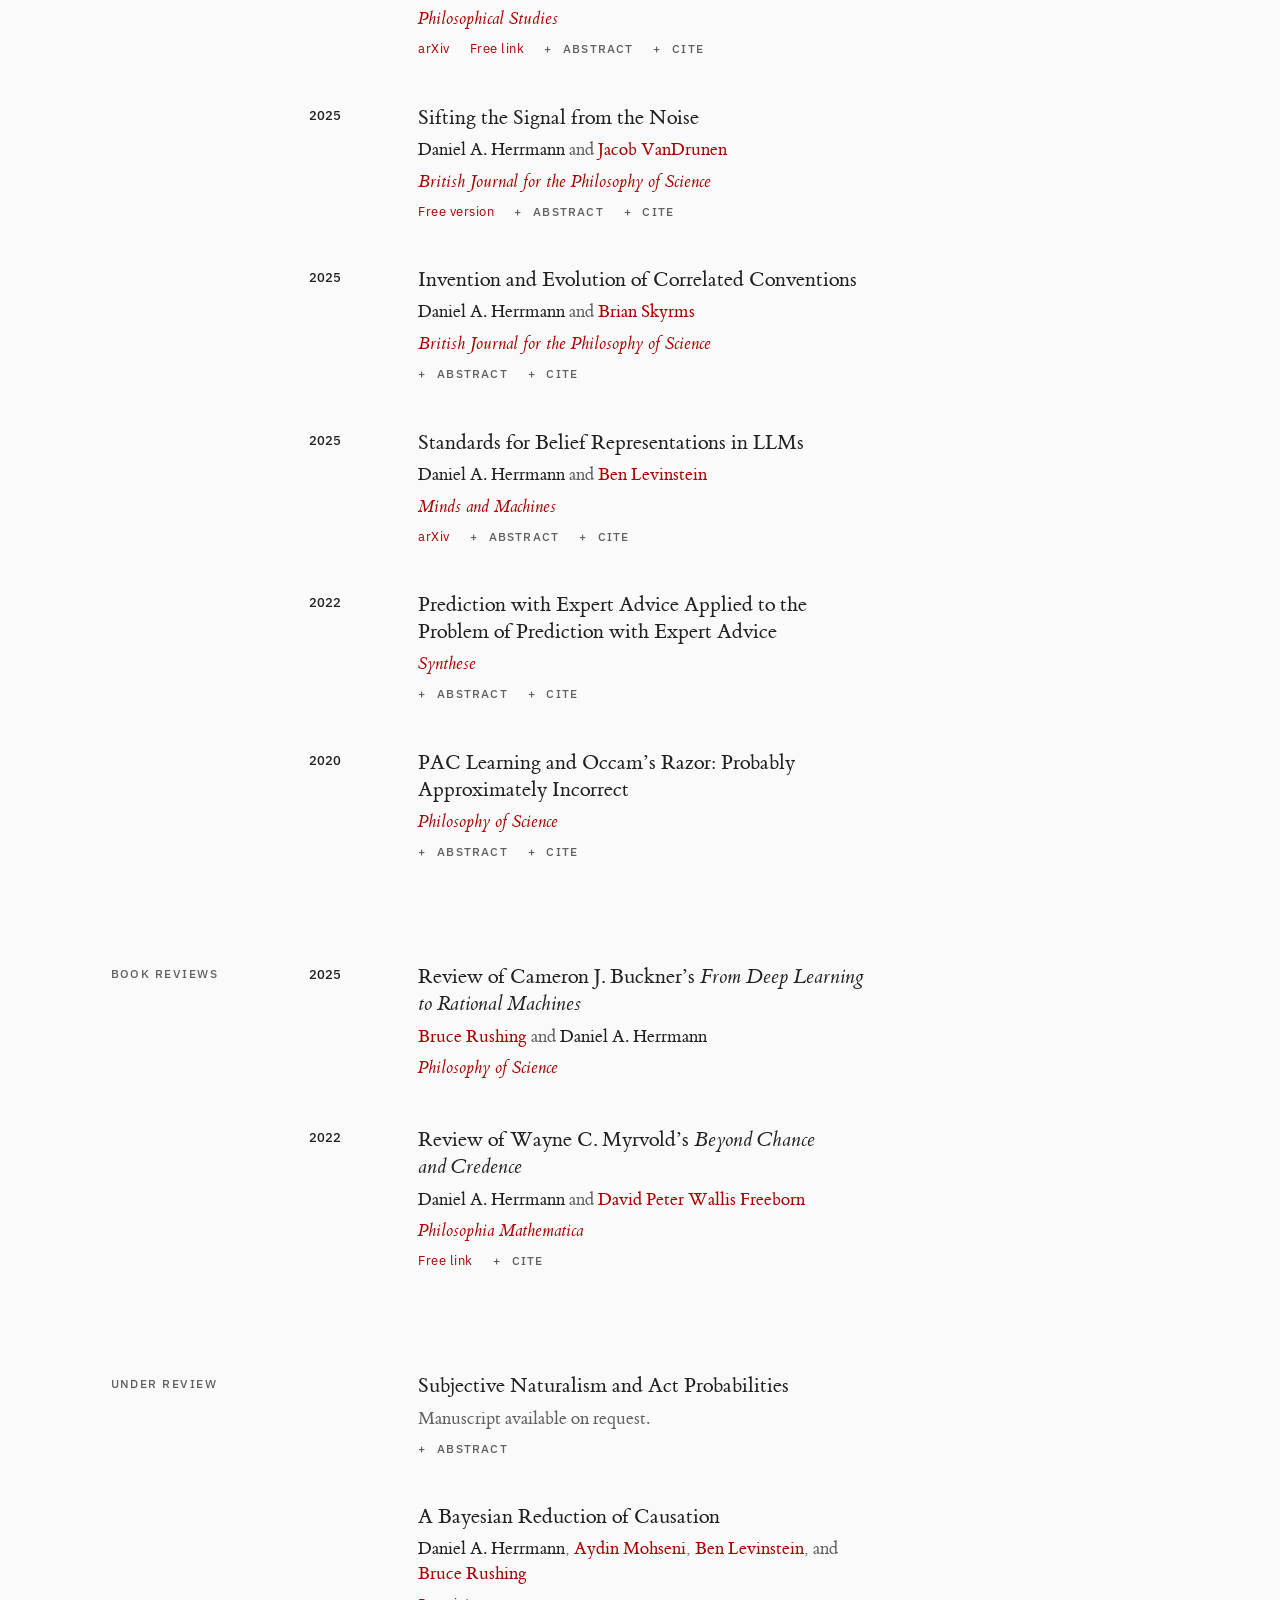
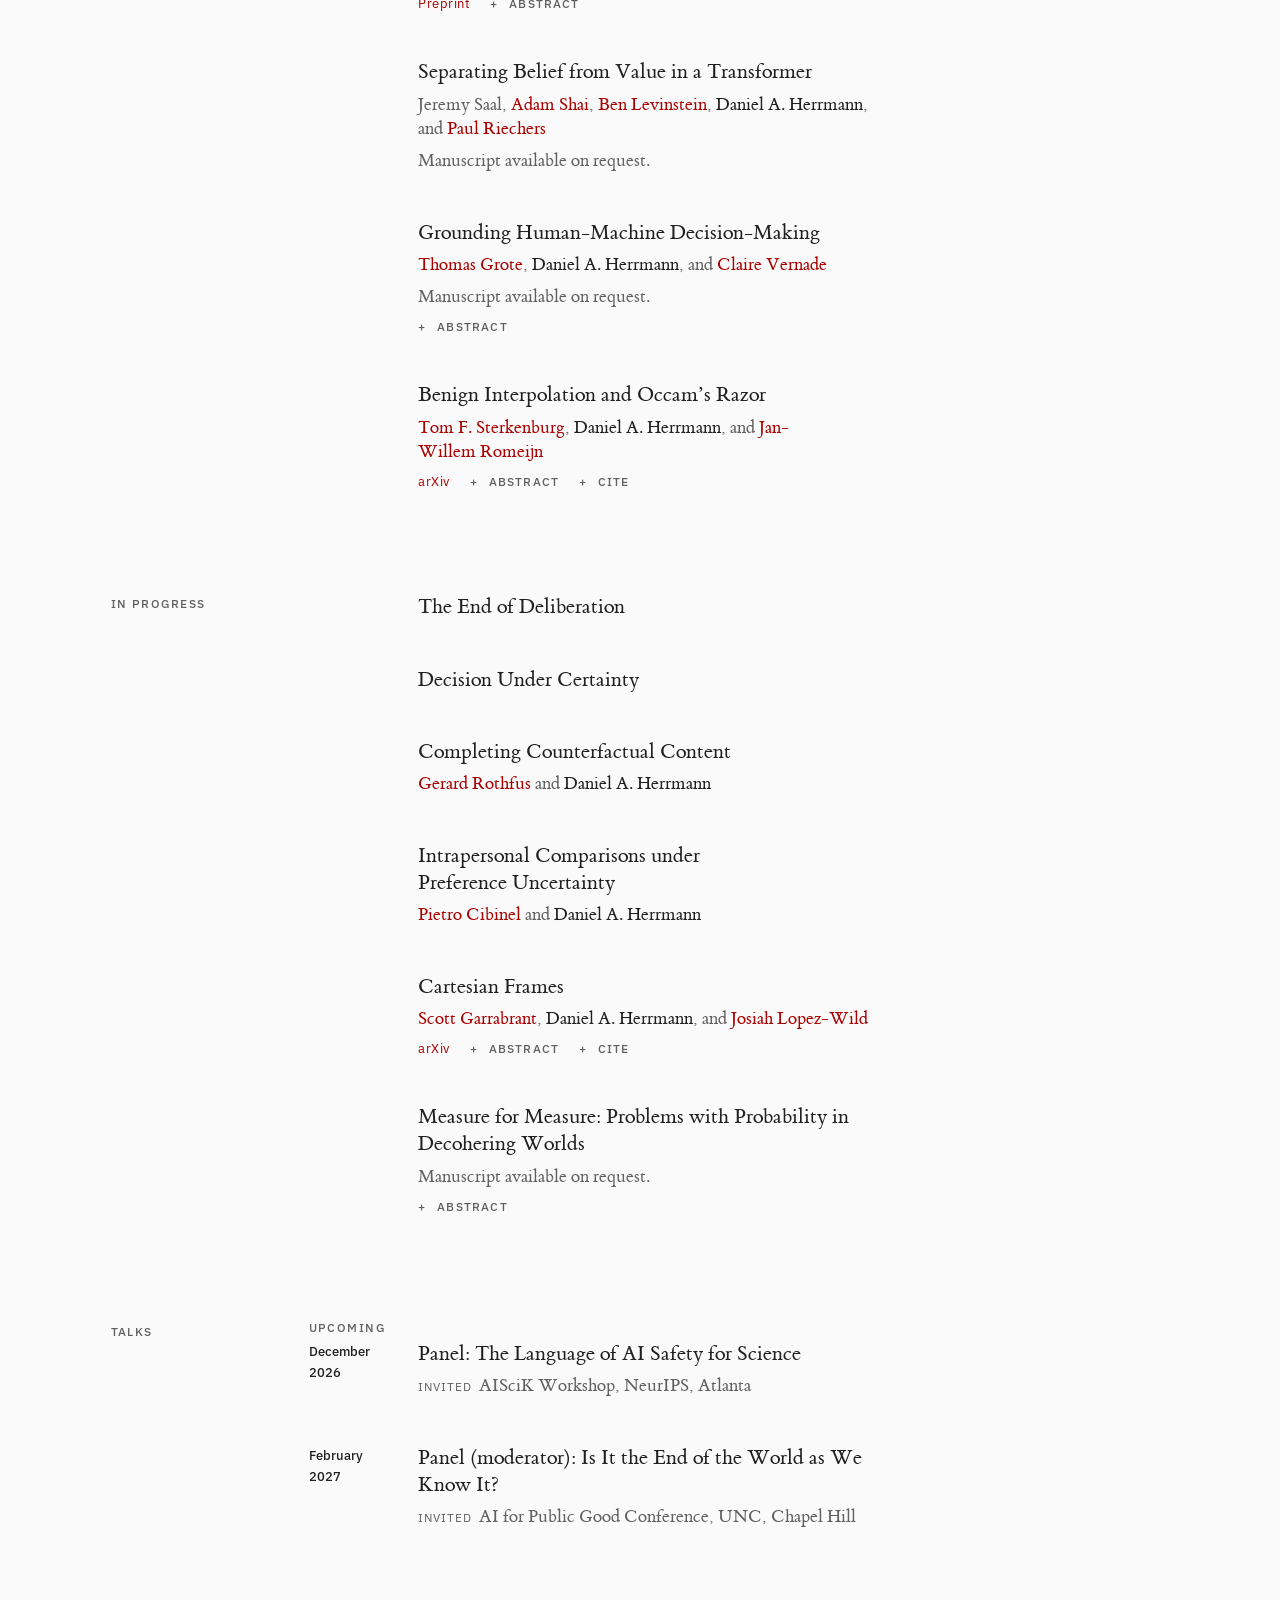
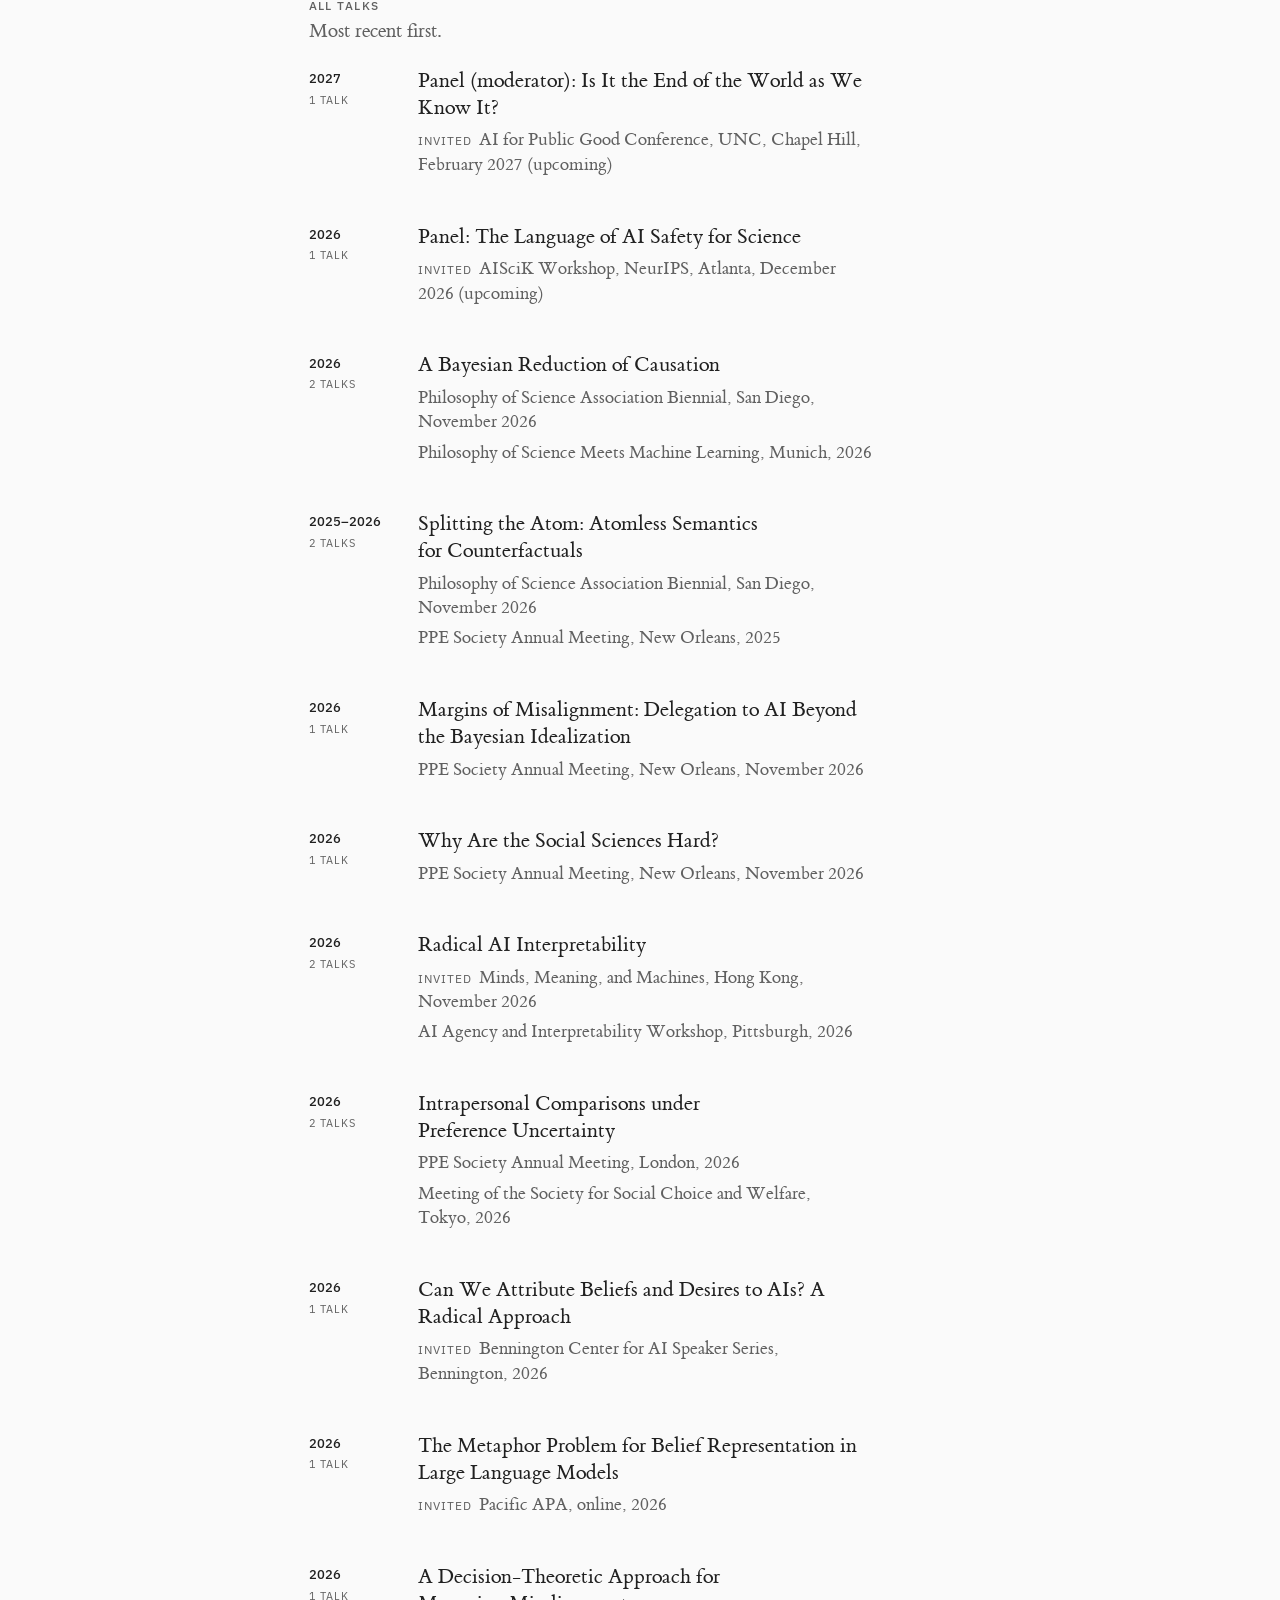
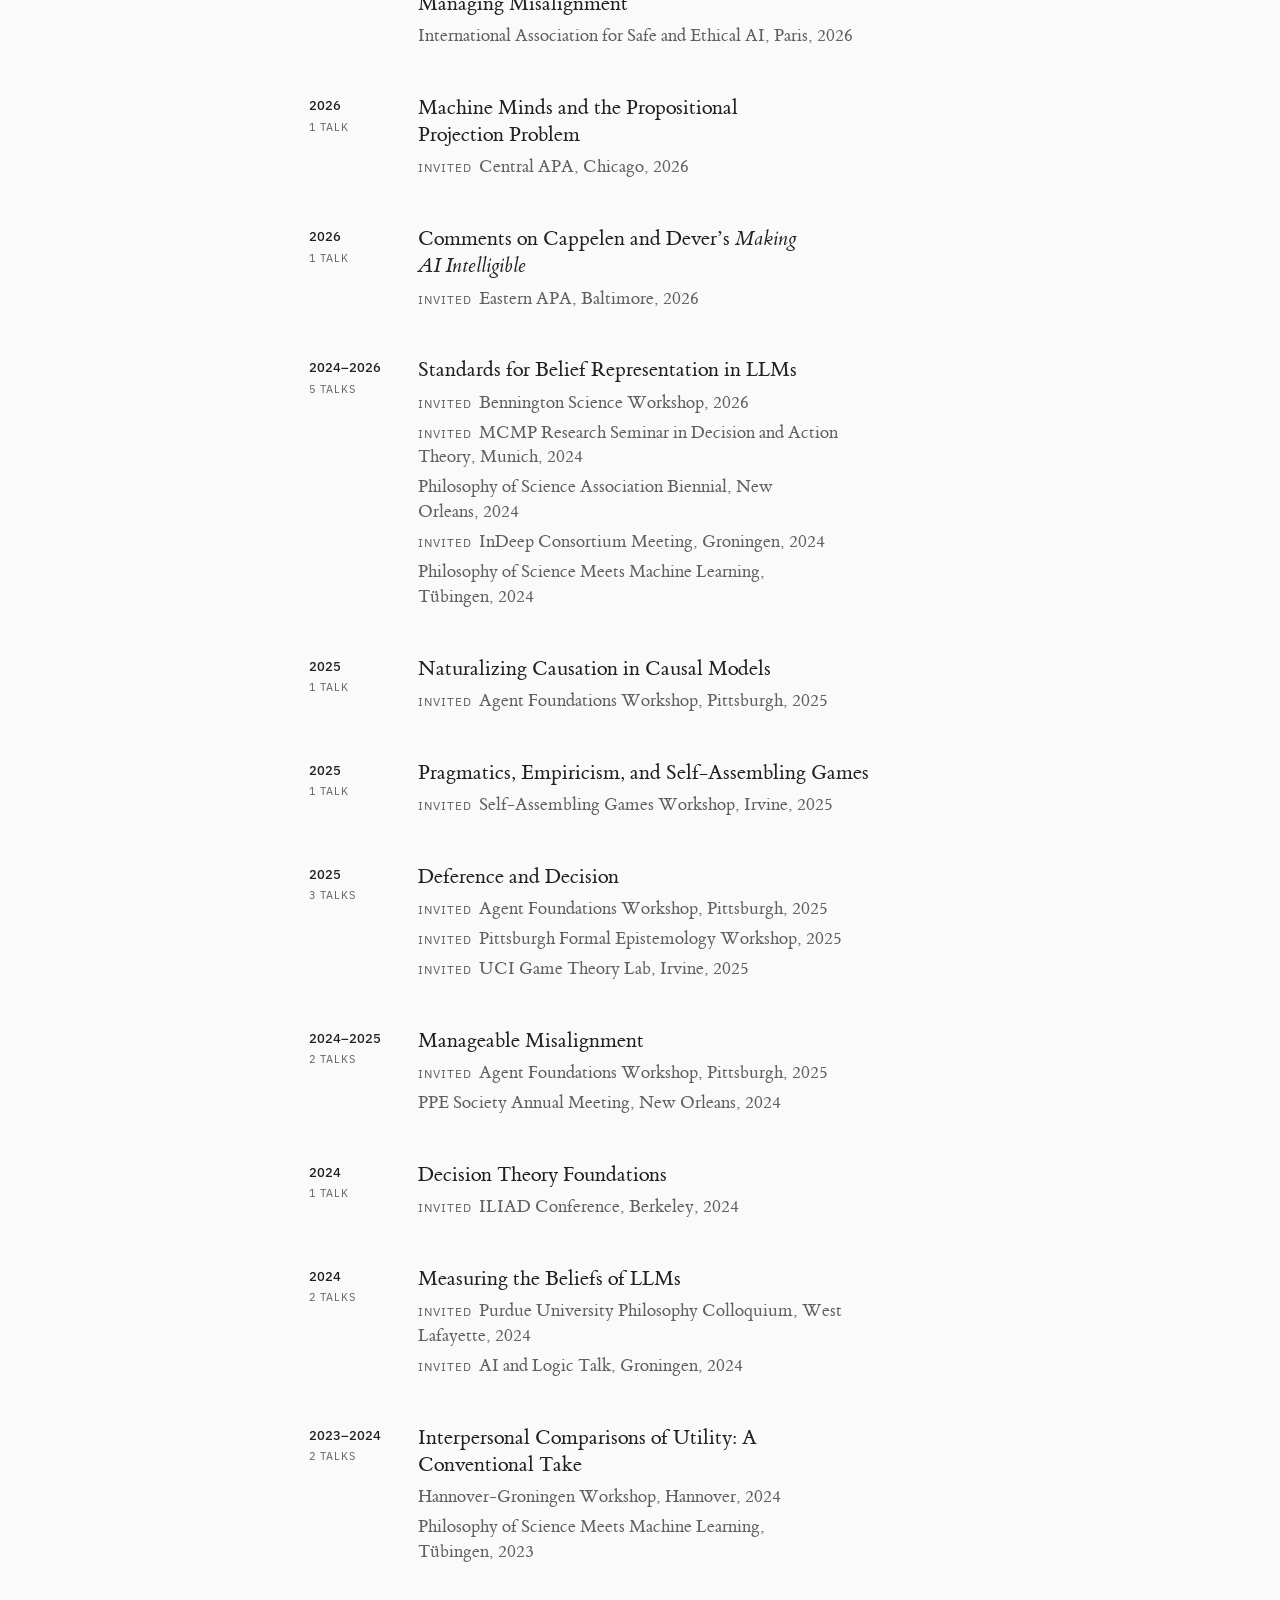
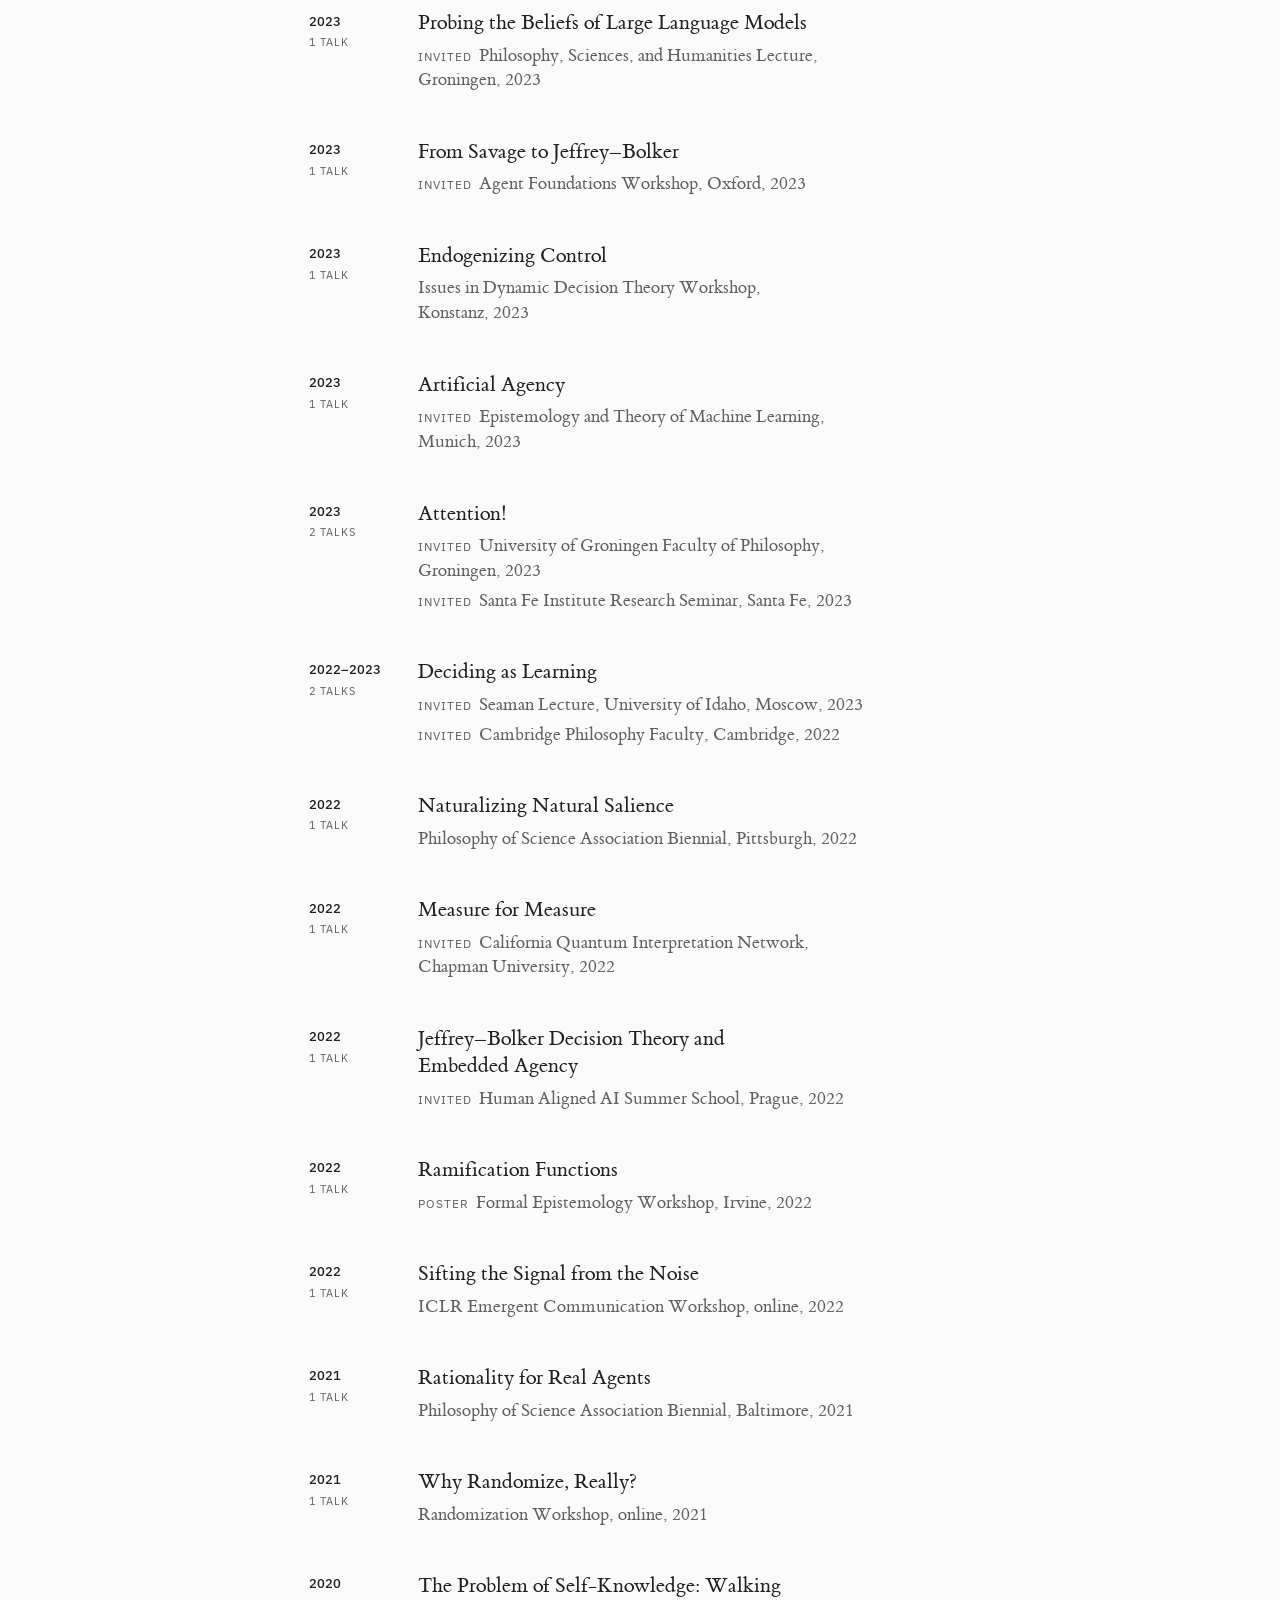
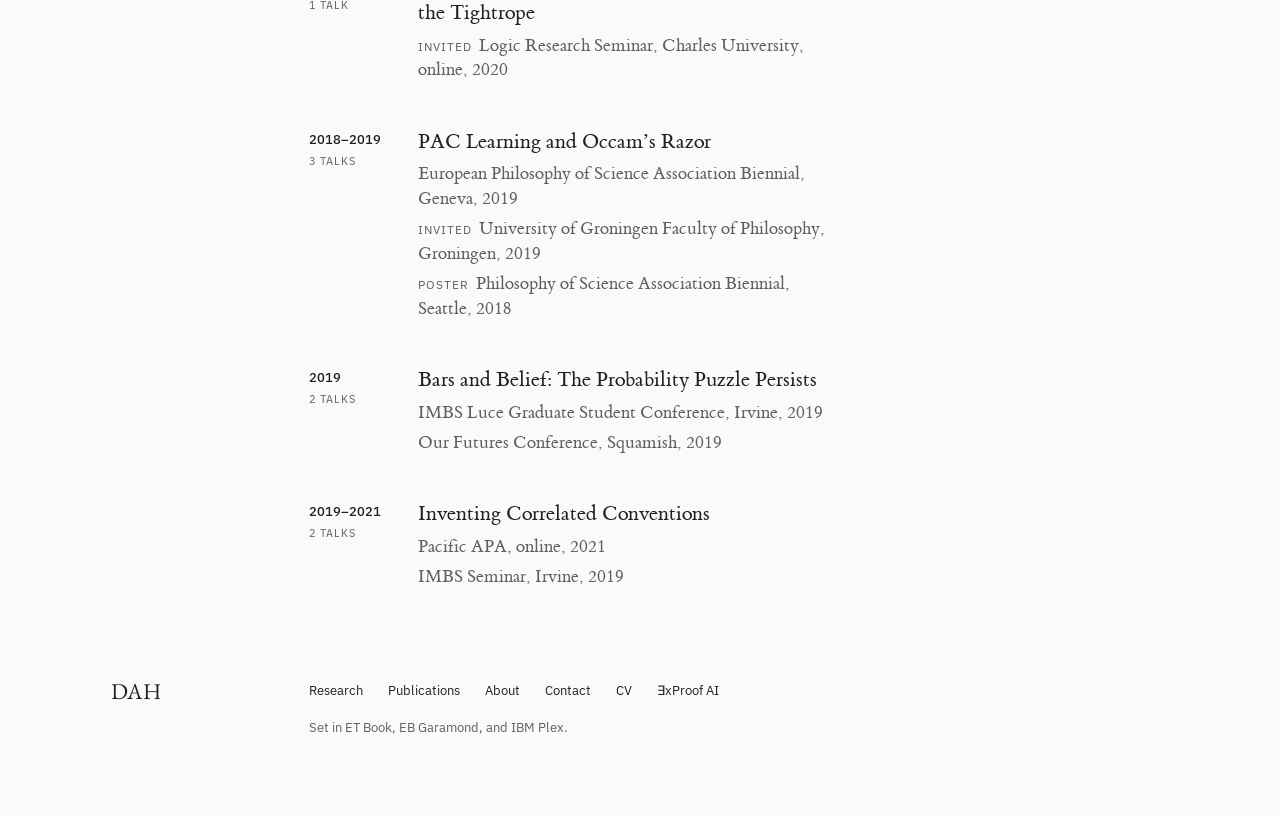
<file: publications.html>
<!doctype html>
<html lang="en" data-bg="simplex">
<head>
<meta charset="utf-8">
<meta name="viewport" content="width=device-width, initial-scale=1, viewport-fit=cover">
<title>Publications · Daniel A. Herrmann</title>
<meta name="description" content="Publications and talks by Daniel A. Herrmann on AI safety and alignment, decision theory, formal epistemology, and the philosophy of science.">
<meta name="theme-color" content="#fafafa">
<meta property="og:type" content="website">
<meta property="og:site_name" content="Daniel A. Herrmann">
<meta property="og:title" content="Publications · Daniel A. Herrmann">
<meta property="og:description" content="Publications and talks by Daniel A. Herrmann on AI safety and alignment, decision theory, formal epistemology, and the philosophy of science.">
<meta property="og:url" content="https://www.danielherrmann.ca/publications.html">
<link rel="canonical" href="https://www.danielherrmann.ca/publications.html">
<meta property="og:image" content="https://www.danielherrmann.ca/assets/og-card.png">
<meta property="og:image:width" content="2400">
<meta property="og:image:height" content="1260">
<meta property="og:image:alt" content="Daniel A. Herrmann: decision theorist, formal epistemologist, and philosopher of science and of AI. Beside his name, seven agents’ credences converge on the true hypothesis.">
<meta name="twitter:card" content="summary_large_image">
<link rel="icon" href="assets/favicon-32.png" type="image/png" sizes="32x32">
<link rel="icon" href="assets/favicon.svg" type="image/svg+xml">
<link rel="apple-touch-icon" href="assets/apple-touch-icon.png">
<link rel="preconnect" href="https://fonts.googleapis.com">
<link rel="preconnect" href="https://fonts.gstatic.com" crossorigin>
<link rel="stylesheet" href="https://fonts.googleapis.com/css2?family=EB+Garamond:ital,wght@0,400;0,600;1,400&family=IBM+Plex+Mono&family=IBM+Plex+Sans:wght@400;500&display=swap">
<link rel="stylesheet" href="assets/site.css">
<script src="assets/prefs.js"></script>
</head>
<body>
<div class="page">

<header class="masthead">
  <a class="wordmark" href="index.html">Daniel A. Herrmann</a>
  <nav class="nav" aria-label="Site">
    <a href="publications.html" aria-current="page">Publications</a>
    <a href="about.html">About</a>
    <a href="contact.html">Contact</a>
    <a href="assets/Herrmann_CV.pdf">CV</a>
    <a class="nav-xp" href="https://exproof.ai/"><span class="exists">∃</span>xProof AI</a>
    <button class="theme" type="button" data-theme-toggle><span class="theme-word">Night</span></button>
  </nav>
</header>

<main>
<section class="hero page-head" aria-labelledby="hero-title">
  <h1 id="hero-title">Publications and talks</h1>
  <p class="contents"><span><a href="#book">Book</a> (1)</span> · <span><a href="#articles">Articles</a> (10)</span> · <span><a href="#reviews">Book reviews</a> (2)</span> · <span><a href="#under-review">Under review</a> (5)</span> · <span><a href="#in-progress">In progress</a> (6)</span> · <span><a href="#talks">Talks</a> (57)</span></p>
  <p class="access">Can’t get hold of a paper? Write to <a class="email" data-u="danher" data-d="unc.edu" href="contact.html">danher [at] unc [dot] edu</a> and I’ll send it.</p>

  <div class="epigraph">
    <p class="poem">Drive my dead thoughts over the universe<br>Like wither’d leaves to quicken a new birth!</p>
    <p class="attrib">— Percy Bysshe Shelley, <a href="https://www.poetryfoundation.org/poems/45134/ode-to-the-west-wind">Ode to the West Wind</a></p>
  </div>
</section>
<section class="section" id="book" aria-labelledby="h-book">
  <h2 class="label" id="h-book">Book</h2>
  <div class="body">
    <ul class="works">
      <li class="work" id="pub-book">
        <div class="work-meta"><span class="year">Forthcoming</span></div>
        <div class="work-main">
          <h3 class="work-title">Radical AI Interpretability</h3>
          <p class="work-authors"><span class="me">Daniel A. Herrmann</span> and <a href="https://www.levinstein.org/">Ben Levinstein</a></p>
          <p class="work-venue">Cambridge University Press</p>
          <div class="work-links"><a href="https://philpapers.org/archive/HERRAI-5.pdf">Draft</a><a href="https://arxiv.org/abs/2606.26523">arXiv</a><details class="abs"><summary>Abstract</summary><p>We develop a framework for interpreting AI systems as agents, drawing on the philosophical tradition of radical interpretation and the tools of mechanistic interpretability. The core question is: given the computational facts about a system, how do we solve for its beliefs, desires, and meanings? This matters increasingly for safety. We want to be able to trust the systems we deploy, whether by understanding their goals or, more modestly, by reliably detecting deception. Interpretability researchers are building tools to read beliefs and desires off a model’s internals, but there is no settled account of when such a tool has succeeded. This book supplies one. We propose criteria on both representationalist and interpretationist approaches, and tie each to tests current interpretability methods can carry out. A central lesson is that these attributions cannot be made piecemeal. Beliefs, desires, and the propositional structure they presuppose are jointly constrained, and a method that fixes one while measuring the others inherits whatever distortions that introduces. This holism becomes pressing for AI systems, which may not share the interpreter’s concepts. However, it also provides leverage: a system’s attitudes constrain its propositional structure, that structure constrains which attitudes can be attributed, and mechanistic interpretability can help us measure both.</p></details><details class="abs cite"><summary>Cite</summary><pre class="bib">@book{herrmann_forthcoming_radical,
  author    = {Herrmann, Daniel A. and Levinstein, Benjamin A.},
  title     = {Radical {AI} Interpretability},
  publisher = {Cambridge University Press},
  series    = {Elements in Philosophy of {AI}},
  year      = {forthcoming},
  eprint    = {2606.26523},
  archivePrefix = {arXiv},
  note      = {Forthcoming}
}</pre><button type="button" class="copy-bib">Copy BibTeX</button></details></div>
        </div>
      </li>
    </ul>
  </div>
</section>
<section class="section" id="articles" aria-labelledby="h-articles">
  <h2 class="label" id="h-articles">Articles</h2>
  <div class="body">
    <ul class="works">
      <li class="work" id="pub-social-sciences">
        <div class="work-meta"><span class="year">2026</span></div>
        <div class="work-main">
          <h3 class="work-title">Why Are the Social Sciences Hard? Two New Hypotheses</h3>
          <p class="work-authors"><a href="https://aydinmohseni.com/">Aydin Mohseni</a>, <span class="me">Daniel A. Herrmann</span>, and <a href="https://uni-tuebingen.de/en/faculties/faculty-of-economics-and-social-sciences/subjects/department-of-social-sciences/education-sciences-and-psychology/institute/staff/orona-gabe-dr/">Gabe Avakian Orona</a></p>
          <p class="work-venue"><a href="https://www.sciencedirect.com/science/article/pii/S003936812600083X"><i>Studies in History and Philosophy of Science</i></a></p>
          <div class="work-links"><a href="https://www.lesswrong.com/posts/3dkKgHEnkjAXuc3jQ/why-are-the-human-sciences-hard-two-new-hypotheses">Blog version</a><details class="abs"><summary>Abstract</summary><p>Debates about whether the social sciences are <em>harder</em> than the natural sciences rarely analyze what discipline-level hardness amounts to. We offer a simple formal framework that models disciplines as sets of prediction tasks with associated difficulty, and links judgments of hardness to a discipline’s best-achieved performance on such tasks and to the psychological <em>impressiveness</em> of those successes. Within this framework we develop two hypotheses about why the social sciences appear hard. The <em>rigid demands</em> hypothesis holds that, in the social sciences, we are precommitted to a narrow class of prediction tasks, which restricts the usual strategy of changing the question to a more tractable one and thereby lowers expected best performance. The <em>fruit in the hand</em> hypothesis holds that, due to evolutionary and cultural pressures, humans already solve many low-difficulty prediction tasks about human behaviour, so these do not register as scientific successes and harder residual tasks dominate our impressions. We show that, even if task-level difficulty distributions were identical across domains, these mechanisms would make the social sciences appear harder than the natural sciences. This undermines straightforward inferences from differences in headline successes to claims about the intrinsic difficulty of the social domain. This framework opens new lines of inquiry regarding perceptions of the difficulty of the sciences.</p></details><details class="abs cite"><summary>Cite</summary><pre class="bib">@article{mohseni2026social,
  author  = {Mohseni, Aydin and Herrmann, Daniel A. and Orona, Gabe Avakian},
  title   = {Why Are the Social Sciences Hard? Two New Hypotheses},
  journal = {Studies in History and Philosophy of Science},
  year    = {2026},
  volume  = {119},
  pages   = {102197},
  doi     = {10.1016/j.shpsa.2026.102197}
}</pre><button type="button" class="copy-bib">Copy BibTeX</button></details></div>
        </div>
      </li>
      <li class="work" id="pub-natural-salience">
        <div class="work-meta"><span class="year">2026</span></div>
        <div class="work-main">
          <h3 class="work-title">Naturalizing Natural Salience</h3>
          <p class="work-authors"><a href="https://jackv.co">Jacob VanDrunen</a> and <span class="me">Daniel A. Herrmann</span></p>
          <p class="work-venue"><a href="https://www.journals.uchicago.edu/doi/10.1086/725654"><i>British Journal for the Philosophy of Science</i></a></p>
          <div class="work-links"><a href="https://philsci-archive.pitt.edu/22098/">Free version</a><details class="abs"><summary>Abstract</summary><p>Grice, Lewis, and Skyrms proposed similar distinctions between kinds of meaning. The meaning of terms in human language, as Lewis and Skyrms had it, is “conventional.” Skyrms presented models showing how it is possible for conventional meaning to evolve in a population without reliance on pre-existing meaning. But one might think of conventionality as coming in degrees, based on whether the evolutionary process begins with “natural saliences.” We propose a theory of natural salience and several extensions of Skyrms’s models to capture this notion. These models reveal that natural saliences can hinder, as well as help, the evolution of language.</p></details><details class="abs cite"><summary>Cite</summary><pre class="bib">@article{vandrunen2026naturalizing,
  author  = {VanDrunen, Jacob and Herrmann, Daniel A.},
  title   = {Naturalizing Natural Salience},
  journal = {The British Journal for the Philosophy of Science},
  year    = {2026},
  volume  = {77},
  number  = {2},
  pages   = {413--439},
  doi     = {10.1086/725654}
}</pre><button type="button" class="copy-bib">Copy BibTeX</button></details></div>
        </div>
      </li>
      <li class="work" id="pub-misalignment">
        <div class="work-meta"><span class="year">2026</span></div>
        <div class="work-main">
          <h3 class="work-title">A Decision-Theoretic Approach for Managing Misalignment</h3>
          <p class="work-authors"><span class="me">Daniel A. Herrmann</span>, <a href="https://www.linkedin.com/in/abinav-chari1">Abinav Chari</a>, <a href="https://www.linkedin.com/in/isabelle-athena-qian">Isabelle Qian</a>, <a href="https://www.sreesharvesh.com/">Sree Sharvesh</a>, and <a href="https://www.levinstein.org/">Ben Levinstein</a></p>
          <p class="work-venue"><a href="https://ojs.aaai.org/index.php/IASEAI/article/view/43026"><i>Proceedings of the Second Conference of the International Association for Safe and Ethical Artificial Intelligence</i></a>. Chari, Qian, and Sharvesh were Algoverse fellows.</p>
          <div class="work-links"><a href="https://arxiv.org/abs/2512.15584">arXiv</a><details class="abs"><summary>Abstract</summary><p>When should we delegate decisions to AI systems? While the value alignment literature has developed techniques for shaping AI values, less attention has been paid to how to determine, under uncertainty, when imperfect alignment is good enough to justify delegation. We argue that rational delegation requires balancing an agent’s value (mis)alignment with its epistemic accuracy and its reach (the acts it has available). This paper introduces a formal, decision-theoretic framework to analyze this tradeoff precisely accounting for a principal’s uncertainty about these factors. Our analysis reveals a sharp distinction between two delegation scenarios. First, universal delegation (trusting an agent with any problem) demands near-perfect value alignment and total epistemic trust, conditions rarely met in practice. Second, we show that context-specific delegation can be optimal even with significant misalignment. An agent’s superior accuracy or expanded reach may grant access to better overall decision problems, making delegation rational in expectation. We develop a novel scoring framework to quantify this ex ante decision. Ultimately, our work provides a principled method for determining when an AI is aligned enough for a given context, shifting the focus from achieving perfect alignment to managing the risks and rewards of delegation under uncertainty.</p></details><details class="abs cite"><summary>Cite</summary><pre class="bib">@inproceedings{herrmann2026decision,
  author    = {Herrmann, Daniel and Chari, Abinav and Qian, Isabelle and Sharvesh, Sree and Levinstein, Benjamin A.},
  title     = {A Decision-Theoretic Approach for Managing Misalignment},
  booktitle = {Proceedings of the 2nd {IASEAI} Conference ({IASEAI}&#x27;26)},
  year      = {2026},
  volume    = {2},
  number    = {1},
  pages     = {217--227},
  doi       = {10.1609/iaseai.v2i1.43026}
}</pre><button type="button" class="copy-bib">Copy BibTeX</button></details></div>
        </div>
      </li>
      <li class="work" id="pub-deference">
        <div class="work-meta"><span class="year">2025</span></div>
        <div class="work-main">
          <h3 class="work-title">Deference and Decision</h3>
          <p class="work-authors"><span class="me">Daniel A. Herrmann</span> and <a href="https://gerardrothfus.com/">Gerard Rothfus</a></p>
          <p class="work-venue"><a href="https://link.springer.com/article/10.1007/s11238-025-10036-0"><i>Theory and Decision</i></a></p>
          <div class="work-links"><a href="https://rdcu.be/ekuAY">Free link</a><details class="abs"><summary>Abstract</summary><p>Consider two principles of rational decision making. One says that you should never use the value of events that are inconsistent with your evidence to assess what to do. The other says that, if you know what a more informed version of yourself would do, then you should already do likewise with your current information. We show that no decision theory which agrees with evidential decision theory (EDT) and causal decision theory (CDT) whenever they agree can satisfy both principles. In particular, assuming that agents update via Bayesian conditioning, EDT satisfies the former and violates the latter, while CDT violates the former and satisfies the latter. We show that the causalist can satisfy the first (at the cost of then violating the second) if she either uses a learning rule that changes her beliefs about counterfactuals in a particular way or uses a decision rule more in line with a rule proposed by Hitchcock (2016). We then employ these results to illuminate a core tension at the heart of the debate between evidentialists and causalists.</p></details><details class="abs cite"><summary>Cite</summary><pre class="bib">@article{herrmann2025deference,
  author  = {Herrmann, Daniel A. and Rothfus, Gerard J.},
  title   = {Deference and Decision},
  journal = {Theory and Decision},
  year    = {2025},
  volume  = {101},
  number  = {2},
  pages   = {401--427},
  doi     = {10.1007/s11238-025-10036-0}
}</pre><button type="button" class="copy-bib">Copy BibTeX</button></details></div>
        </div>
      </li>
      <li class="work" id="pub-lie-detector">
        <div class="work-meta"><span class="year">2025</span></div>
        <div class="work-main">
          <h3 class="work-title">Still No Lie Detector for Language Models: Probing Empirical and Conceptual Roadblocks</h3>
          <p class="work-authors"><a href="https://www.levinstein.org/">Ben Levinstein</a> and <span class="me">Daniel A. Herrmann</span></p>
          <p class="work-venue"><a href="https://doi.org/10.1007/s11098-023-02094-3"><i>Philosophical Studies</i></a></p>
          <div class="work-links"><a href="https://arxiv.org/abs/2307.00175">arXiv</a><a href="https://link.springer.com/epdf/10.1007/s11098-023-02094-3?sharing_token=SQMI6yIG-Y3_64NhDmPODPe4RwlQNchNByi7wbcMAY4V8cw3OTXTDNDj1o4J90P-1orE5NH7T79Dpp9kZfaa9-j_1GbmsAUVUqokbkR7Q9PTKBra4xq8wm8FZKqZl3dix_ZotmX5xKFy1OlLO3EqktXy-y4pCHPcdIh2Z6wU9Yk%3D">Free link</a><details class="abs"><summary>Abstract</summary><p>We consider the questions of whether or not large language models (LLMs) have beliefs, and, if they do, how we might measure them. First, we consider whether or not we should expect LLMs to have something like beliefs in the first place. We consider some recent arguments aiming to show that LLMs cannot have beliefs. We show that these arguments are misguided. We provide a more productive framing of questions surrounding the status of beliefs in LLMs, and highlight the empirical nature of the problem. With this lesson in hand, we evaluate two existing approaches for measuring the beliefs of LLMs, one due to Azaria and Mitchell (2023) and the other to Burns et al. (2022). Moving from the armchair to the desk chair, we provide empirical results that show that these methods fail to generalize in very basic ways. We then argue that, even if LLMs have beliefs, these methods are unlikely to be successful for conceptual reasons. Thus, there is still no lie-detector for LLMs. We conclude by suggesting some concrete paths for future work.</p></details><details class="abs cite"><summary>Cite</summary><pre class="bib">@article{levinstein2025still,
  author  = {Levinstein, Benjamin A. and Herrmann, Daniel A.},
  title   = {Still No Lie Detector for Language Models: Probing Empirical and Conceptual Roadblocks},
  journal = {Philosophical Studies},
  year    = {2025},
  volume  = {182},
  number  = {7},
  pages   = {1539--1565},
  doi     = {10.1007/s11098-023-02094-3}
}</pre><button type="button" class="copy-bib">Copy BibTeX</button></details></div>
        </div>
      </li>
      <li class="work" id="pub-sifting">
        <div class="work-meta"><span class="year">2025</span></div>
        <div class="work-main">
          <h3 class="work-title">Sifting the Signal from the Noise</h3>
          <p class="work-authors"><span class="me">Daniel A. Herrmann</span> and <a href="https://jackv.co">Jacob VanDrunen</a></p>
          <p class="work-venue"><a href="https://doi.org/10.1086/720805"><i>British Journal for the Philosophy of Science</i></a></p>
          <div class="work-links"><a href="https://philsci-archive.pitt.edu/20617/">Free version</a><details class="abs"><summary>Abstract</summary><p>Signaling games are useful for understanding how language emerges. In the standard models the dynamics in some sense already knows what the signals are, even if they do not yet have meaning. In this paper we relax this assumption, and develop a simple model we call an attention game in which agents have to learn which feature in their environment is the signal. We demonstrate that simple reinforcement learning agents can still learn to coordinate in contexts in which (i) the agents do not already know what the signal is and (ii) the other features in the agents’ environment are uncorrelated with the signal. Furthermore, we show that, in the cases in which other features are correlated with the signal, there is a surprising trade-off between learning what the signal is, and success in action. We show that the mutual information between a signal and a feature plays a key role in governing the accuracy and attention of the agent.</p></details><details class="abs cite"><summary>Cite</summary><pre class="bib">@article{herrmann2025sifting,
  author  = {Herrmann, Daniel A. and VanDrunen, Jacob},
  title   = {Sifting the Signal from the Noise},
  journal = {The British Journal for the Philosophy of Science},
  year    = {2025},
  volume  = {76},
  number  = {3},
  pages   = {745--758},
  doi     = {10.1086/720805}
}</pre><button type="button" class="copy-bib">Copy BibTeX</button></details></div>
        </div>
      </li>
      <li class="work" id="pub-correlated-conventions">
        <div class="work-meta"><span class="year">2025</span></div>
        <div class="work-main">
          <h3 class="work-title">Invention and Evolution of Correlated Conventions</h3>
          <p class="work-authors"><span class="me">Daniel A. Herrmann</span> and <a href="https://faculty.sites.uci.edu/skyrms/">Brian Skyrms</a></p>
          <p class="work-venue"><a href="https://www.journals.uchicago.edu/doi/10.1086/717161"><i>British Journal for the Philosophy of Science</i></a></p>
          <div class="work-links"><details class="abs"><summary>Abstract</summary><p>An important feature of many conventions is that the agents use an asymmetry to coordinate their behaviour. We call these correlated conventions. However, a puzzle arises: since any asymmetry works as well as any other, what are the relevant asymmetries on which a given population founds its correlated conventions? In order to gain traction on this question we need an account of both the invention and evolution of correlated conventions. Invention has remained largely unexplored in the literature. In this paper we provide a simple model of the origin and subsequent dynamics of correlated conventions. This model can serve as a base for future investigation in this direction.</p></details><details class="abs cite"><summary>Cite</summary><pre class="bib">@article{herrmann2025invention,
  author  = {Herrmann, Daniel A. and Skyrms, Brian},
  title   = {Invention and Evolution of Correlated Conventions},
  journal = {The British Journal for the Philosophy of Science},
  year    = {2025},
  volume  = {76},
  number  = {1},
  pages   = {223--241},
  doi     = {10.1086/717161}
}</pre><button type="button" class="copy-bib">Copy BibTeX</button></details></div>
        </div>
      </li>
      <li class="work" id="pub-belief-standards">
        <div class="work-meta"><span class="year">2025</span></div>
        <div class="work-main">
          <h3 class="work-title">Standards for Belief Representations in LLMs</h3>
          <p class="work-authors"><span class="me">Daniel A. Herrmann</span> and <a href="https://www.levinstein.org/">Ben Levinstein</a></p>
          <p class="work-venue"><a href="https://link.springer.com/article/10.1007/s11023-024-09709-6"><i>Minds and Machines</i></a></p>
          <div class="work-links"><a href="https://arxiv.org/abs/2405.21030">arXiv</a><details class="abs"><summary>Abstract</summary><p>As large language models (LLMs) continue to demonstrate remarkable abilities across various domains, computer scientists are developing methods to understand their cognitive processes, particularly concerning how (and if) LLMs internally represent their beliefs about the world. However, this field currently lacks a unified theoretical foundation to underpin the study of belief in LLMs. This article begins filling this gap by proposing adequacy conditions for a representation in an LLM to count as belief-like. We argue that, while the project of belief measurement in LLMs shares striking features with belief measurement as carried out in decision theory and formal epistemology, it also differs in ways that should change how we measure belief. Thus, drawing from insights in philosophy and contemporary practices of machine learning, we establish four criteria that balance theoretical considerations with practical constraints. Our proposed criteria include accuracy, coherence, uniformity, and use, which together help lay the groundwork for a comprehensive understanding of belief representation in LLMs. We draw on empirical work showing the limitations of using various criteria in isolation to identify belief representations.</p></details><details class="abs cite"><summary>Cite</summary><pre class="bib">@article{herrmann2025standards,
  author  = {Herrmann, Daniel A. and Levinstein, Benjamin A.},
  title   = {Standards for Belief Representations in {LLMs}},
  journal = {Minds and Machines},
  year    = {2025},
  volume  = {35},
  number  = {1},
  pages   = {5},
  doi     = {10.1007/s11023-024-09709-6}
}</pre><button type="button" class="copy-bib">Copy BibTeX</button></details></div>
        </div>
      </li>
      <li class="work" id="pub-pwea">
        <div class="work-meta"><span class="year">2022</span></div>
        <div class="work-main">
          <h3 class="work-title">Prediction with Expert Advice Applied to the Problem of Prediction with Expert Advice</h3>
          
          <p class="work-venue"><a href="https://link.springer.com/article/10.1007/s11229-022-03809-5"><i>Synthese</i></a></p>
          <div class="work-links"><details class="abs"><summary>Abstract</summary><p>We often need to have beliefs about things on which we are not experts. Luckily, we often have access to expert judgements on such topics. But how should we form our beliefs on the basis of expert opinion when experts conflict in their judgments? This is the core of the novice/2-expert problem in social epistemology. A closely related question is important in the context of policy making: how should a policy maker use expert judgments when making policy in domains in which she is not herself an expert? This question is more complex, given the messy and strategic nature of politics. In this paper we argue that the prediction with expert advice (PWEA) framework from machine learning provides helpful tools for addressing these problems. We outline conditions under which we should expect PWEA to be helpful and those under which we should not expect these methods to perform well.</p></details><details class="abs cite"><summary>Cite</summary><pre class="bib">@article{herrmann2022prediction,
  author  = {Herrmann, Daniel A.},
  title   = {Prediction with Expert Advice Applied to the Problem of Prediction with Expert Advice},
  journal = {Synthese},
  year    = {2022},
  volume  = {200},
  number  = {4},
  pages   = {315},
  doi     = {10.1007/s11229-022-03809-5}
}</pre><button type="button" class="copy-bib">Copy BibTeX</button></details></div>
        </div>
      </li>
      <li class="work" id="pub-pac">
        <div class="work-meta"><span class="year">2020</span></div>
        <div class="work-main">
          <h3 class="work-title">PAC Learning and Occam’s Razor: Probably Approximately Incorrect</h3>
          
          <p class="work-venue"><a href="https://doi.org/10.1086/709786"><i>Philosophy of Science</i></a></p>
          <div class="work-links"><details class="abs"><summary>Abstract</summary><p>Computer scientists have provided a distinct justification of Occam’s Razor. Using the probably approximately correct framework, they provide a theorem which they claim demonstrates that we should favour simpler hypotheses. The argument relies on a philosophical interpretation of the theorem. I argue that although, when supplemented with additional unstated assumptions, the proof of the theorem is mathematically sound, the standard interpretation of the result in the literature is misguided and that a better reading does not, in fact, support Occam’s Razor at all. In support of this, I state and prove a very similar theorem which, if interpreted the same way, would justify the contradictory Anti-Occam’s Razor, the principle that we should favour more complex hypotheses.</p></details><details class="abs cite"><summary>Cite</summary><pre class="bib">@article{herrmann2020pac,
  author  = {Herrmann, Daniel A.},
  title   = {{PAC} Learning and {Occam}&#x27;s Razor: Probably Approximately Incorrect},
  journal = {Philosophy of Science},
  year    = {2020},
  volume  = {87},
  number  = {4},
  pages   = {685--703},
  doi     = {10.1086/709786}
}</pre><button type="button" class="copy-bib">Copy BibTeX</button></details></div>
        </div>
      </li>
    </ul>
  </div>
</section>
<section class="section" id="reviews" aria-labelledby="h-reviews">
  <h2 class="label" id="h-reviews">Book reviews</h2>
  <div class="body">
    <ul class="works">
      <li class="work" id="pub-review-buckner">
        <div class="work-meta"><span class="year">2025</span></div>
        <div class="work-main">
          <h3 class="work-title">Review of <a href="https://philpeople.org/profiles/cameron-buckner">Cameron J. Buckner</a>’s <i>From Deep Learning to Rational Machines</i></h3>
          <p class="work-authors"><a href="https://brucemrushing.com/">Bruce Rushing</a> and <span class="me">Daniel A. Herrmann</span></p>
          <p class="work-venue"><a href="https://www.cambridge.org/core/journals/philosophy-of-science/article/[base64]/38939A09CEDA75735A96673256422EC9"><i>Philosophy of Science</i></a></p>
          
        </div>
      </li>
      <li class="work" id="pub-review-myrvold">
        <div class="work-meta"><span class="year">2022</span></div>
        <div class="work-main">
          <h3 class="work-title">Review of <a href="https://expertise.uwo.ca/473-wayne-myrvold">Wayne C. Myrvold</a>’s <i>Beyond Chance and Credence</i></h3>
          <p class="work-authors"><span class="me">Daniel A. Herrmann</span> and <a href="https://www.davidpeterwallisfreeborn.com/">David Peter Wallis Freeborn</a></p>
          <p class="work-venue"><a href="https://academic.oup.com/philmat/article-abstract/30/2/273/6554573"><i>Philosophia Mathematica</i></a></p>
          <div class="work-links"><a href="https://academic.oup.com/philmat/advance-article/doi/10.1093/philmat/nkac006/6554573?guestAccessKey=be69ceb8-26ba-47c8-a05b-1be9d51e9637">Free link</a><details class="abs cite"><summary>Cite</summary><pre class="bib">@article{herrmann2022myrvold,
  author  = {Herrmann, Daniel A. and Freeborn, David Peter Wallis},
  title   = {{Wayne C. Myrvold}. \emph{Beyond Chance and Credence: A Theory of Hybrid Probabilities}},
  journal = {Philosophia Mathematica},
  year    = {2022},
  volume  = {30},
  number  = {2},
  pages   = {273--279},
  doi     = {10.1093/philmat/nkac006}
}</pre><button type="button" class="copy-bib">Copy BibTeX</button></details></div>
        </div>
      </li>
    </ul>
  </div>
</section>
<section class="section" id="under-review" aria-labelledby="h-under-review">
  <h2 class="label" id="h-under-review">Under review</h2>
  <div class="body">
    <ul class="works">
      <li class="work" id="pub-subnat">
        <div class="work-meta"></div>
        <div class="work-main">
          <h3 class="work-title">Subjective Naturalism and Act Probabilities</h3>
          
          <p class="work-venue">Manuscript available on request.</p>
          <div class="work-links"><details class="abs"><summary>Abstract</summary><p>Can an agent assign probabilities to her own acts while she deliberates? This question splits decision theorists into two broad camps: those who believe deliberation crowds out prediction, and those who believe that deliberation welcomes prediction. I argue that philosophers are divided because they respond in different ways to a threat posed to agency for a certain kind of naturalized agent. I introduce two conditions that capture this kind of subjective naturalism: richness and austerity. I show that taking these two conditions poses a dilemma, and that both camps respond to the dilemma by violating one of these conditions. I provide a novel account of agency, called desirability tracking, which allows us to avoid the violations of richness that the crowding out camp commits, while also avoiding the violations of austerity that the welcoming camp commits. The account also allows us to extract the decision problems an agent takes herself to face from her own attitudes, as opposed to imposing them from the outside.</p></details></div>
        </div>
      </li>
      <li class="work" id="pub-causation">
        <div class="work-meta"></div>
        <div class="work-main">
          <h3 class="work-title">A Bayesian Reduction of Causation</h3>
          <p class="work-authors"><span class="me">Daniel A. Herrmann</span>, <a href="https://aydinmohseni.com/">Aydin Mohseni</a>, <a href="https://www.levinstein.org/">Ben Levinstein</a>, and <a href="https://brucemrushing.com/">Bruce Rushing</a></p>
          
          <div class="work-links"><a href="https://aydinmohseni.com/wp-content/uploads/2026/03/A_Bayesian_Reduction_of_Causation.pdf">Preprint</a><details class="abs"><summary>Abstract</summary><p>De Finetti conjectured that causation, like chance, reduces to patterns in subjective probability. Recent results on the Pearl Causal Hierarchy seem to foreclose this possibility, proving that causal claims are irreducible to probabilistic ones within structural causal models (SCMs). We show that the reduction succeeds after all. The apparent irreducibility arises from an implicit restriction on the agent’s representational resources: once the variable set is enriched to include naturalized intervention variables, interventional propositions reduce to ordinary probabilistic conditioning. To complete the subjectivist picture, we prove a de Finetti-style representation theorem establishing that an agent with exchangeable credences can be represented as simultaneously learning causal structure and the probabilities within that structure via standard Bayesian updating. We then show how this framework bears on the debate between evidential and causal decision theory, arguing that causal decision theory functions as a useful approximation of evidential reasoning over the full algebra. Within SCMs, causal reasoning reduces to subjective probability.</p></details></div>
        </div>
      </li>
      <li class="work" id="pub-transformers">
        <div class="work-meta"></div>
        <div class="work-main">
          <h3 class="work-title">Separating Belief from Value in a Transformer</h3>
          <p class="work-authors">Jeremy Saal, <a href="https://scholar.google.com/citations?user=IOU3iU4AAAAJ">Adam Shai</a>, <a href="https://www.levinstein.org/">Ben Levinstein</a>, <span class="me">Daniel A. Herrmann</span>, and <a href="https://csc.ucdavis.edu/~priech/">Paul Riechers</a></p>
          <p class="work-venue">Manuscript available on request.</p>
          
        </div>
      </li>
      <li class="work" id="pub-grounding">
        <div class="work-meta"></div>
        <div class="work-main">
          <h3 class="work-title">Grounding Human-Machine Decision-Making</h3>
          <p class="work-authors"><a href="https://sites.google.com/view/thomas-grote/startseite">Thomas Grote</a>, <span class="me">Daniel A. Herrmann</span>, and <a href="https://www.cvernade.com/">Claire Vernade</a></p>
          <p class="work-venue">Manuscript available on request.</p>
          <div class="work-links"><details class="abs"><summary>Abstract</summary><p>Machine learning systems now participate in many high-stakes decisions alongside human experts, yet the conceptual terrain remains fragmented. Inconsistent terminology and underspecified frameworks hinder study design and obscure when findings transfer across research contexts. We develop a unified decision-theoretic framework capturing four types of human-machine decision-making: human-in-the-loop (ML systems decide while humans monitor), decision-aid (humans decide with ML predictions), complementarity (division of labor by respective strengths), and collective decision-making (independent judgments combined by aggregation). Grounding these types in common formal apparatus reveals structural similarities often missed when studied in isolation, and predicts which failure modes can arise in each type. The framework connects the decision-aid literature to results from formal epistemology that characterize exactly when deference to a machine is rational, and it identifies two intervention points: modifying what information the machine communicates versus how humans respond. We extend these foundations to sequential settings where both parties learn over time, and discuss applications to attributing responsibility for erroneous decisions in human-machine systems.</p></details></div>
        </div>
      </li>
      <li class="work" id="pub-benign">
        <div class="work-meta"></div>
        <div class="work-main">
          <h3 class="work-title">Benign Interpolation and Occam’s Razor</h3>
          <p class="work-authors"><a href="https://tomster.userweb.mwn.de/">Tom F. Sterkenburg</a>, <span class="me">Daniel A. Herrmann</span>, and <a href="https://romeijn.web.rug.nl/">Jan-Willem Romeijn</a></p>
          
          <div class="work-links"><a href="https://arxiv.org/abs/2608.03386">arXiv</a><details class="abs"><summary>Abstract</summary><p>Contemporary deep learning methods generalize well even when they fit their training data perfectly, a phenomenon known as benign interpolation. This phenomenon cannot be accounted for by classical statistical learning theory and has prompted a range of attempted new explanations in the statistics and machine learning literature. A common feature of these new proposals is an appeal to a simplicity preference among interpolating models, often presented as a form of Occam’s razor. We clarify this debate for a philosophical audience and argue that this new appeal to simplicity creates an explanatory gap. The classical theory offers theorems which connect the simplicity of model classes to good generalization, thus underwriting methodological simplicity norms. The new accounts instead appeal to properties of individual models, which they interpret as a kind of simplicity. Lacking a provable connection to generalization, it is the name “simplicity” that does the work a theorem used to do, making a substantive and unargued assumption look like the application of a familiar methodological principle.</p></details><details class="abs cite"><summary>Cite</summary><pre class="bib">@misc{sterkenburg2026benign,
  author = {Sterkenburg, Tom F. and Herrmann, Daniel A. and Romeijn, Jan-Willem},
  title  = {Benign Interpolation and {Occam}&#x27;s Razor},
  year   = {2026},
  eprint = {2608.03386},
  archivePrefix = {arXiv},
  note   = {Manuscript}
}</pre><button type="button" class="copy-bib">Copy BibTeX</button></details></div>
        </div>
      </li>
    </ul>
  </div>
</section>
<section class="section" id="in-progress" aria-labelledby="h-in-progress">
  <h2 class="label" id="h-in-progress">In progress</h2>
  <div class="body">
    <ul class="works">
      <li class="work" id="pub-end-of-deliberation">
        <div class="work-meta"></div>
        <div class="work-main">
          <h3 class="work-title">The End of Deliberation</h3>
          
          
          
        </div>
      </li>
      <li class="work" id="pub-decision-under-certainty">
        <div class="work-meta"></div>
        <div class="work-main">
          <h3 class="work-title">Decision Under Certainty</h3>
          
          
          
        </div>
      </li>
      <li class="work" id="pub-counterfactual-content">
        <div class="work-meta"></div>
        <div class="work-main">
          <h3 class="work-title">Completing Counterfactual Content</h3>
          <p class="work-authors"><a href="https://gerardrothfus.com/">Gerard Rothfus</a> and <span class="me">Daniel A. Herrmann</span></p>
          
          
        </div>
      </li>
      <li class="work" id="pub-intrapersonal">
        <div class="work-meta"></div>
        <div class="work-main">
          <h3 class="work-title">Intrapersonal Comparisons under Preference Uncertainty</h3>
          <p class="work-authors"><a href="https://pietrocibinel.com/">Pietro Cibinel</a> and <span class="me">Daniel A. Herrmann</span></p>
          
          
        </div>
      </li>
      <li class="work" id="pub-cartesian">
        <div class="work-meta"></div>
        <div class="work-main">
          <h3 class="work-title">Cartesian Frames</h3>
          <p class="work-authors"><a href="http://scott.garrabrant.com/">Scott Garrabrant</a>, <span class="me">Daniel A. Herrmann</span>, and <a href="https://josiahlopezwild.com">Josiah Lopez-Wild</a></p>
          
          <div class="work-links"><a href="https://arxiv.org/abs/2109.10996">arXiv</a><details class="abs"><summary>Abstract</summary><p>We introduce a novel framework, the theory of Cartesian frames (CF), that gives powerful tools for manipulating sets of acts. The CF framework takes as its most fundamental building block that an agent can freely choose from a set of available actions. The framework uses the mathematics of Chu spaces to develop a calculus of those sets of actions, how those actions change at various levels of description, and how different agents’ actions can combine when agents work in concert. We discuss how this framework might provide an illuminating perspective on issues in decision theory and formal epistemology.</p></details><details class="abs cite"><summary>Cite</summary><pre class="bib">@misc{garrabrant2021cartesian,
  author = {Garrabrant, Scott and Herrmann, Daniel A. and Lopez-Wild, Josiah},
  title  = {Cartesian Frames},
  year   = {2021},
  eprint = {2109.10996},
  archivePrefix = {arXiv},
  primaryClass  = {math.CT}
}</pre><button type="button" class="copy-bib">Copy BibTeX</button></details></div>
        </div>
      </li>
      <li class="work" id="pub-measure">
        <div class="work-meta"></div>
        <div class="work-main">
          <h3 class="work-title">Measure for Measure: Problems with Probability in Decohering Worlds</h3>
          
          <p class="work-venue">Manuscript available on request.</p>
          <div class="work-links"><details class="abs"><summary>Abstract</summary><p>Quantum mechanics is one of our most successful physical theories. One prominent interpretation of quantum mechanics is the Everett interpretation, also called the “Many-Worlds Interpretation.” However, the Everett interpretation gives rise to a puzzle: probability seems to be absent from the theory. This is a problem, because the evidence we have for quantum mechanics is that its probabilistic predictions agree with the statistics of measurement outcomes. David Wallace has argued that we can use decision theory, via a representation theorem, to solve this probability puzzle. I argue that providing a representation theorem in which an agent is representable as maximizing a utility function with respect to what is mathematically a probability function is not sufficient to derive probability in the sense of credence, and thus that this solution to the problem fails.</p></details></div>
        </div>
      </li>
    </ul>
  </div>
</section>

<section class="section" id="talks" aria-labelledby="h-talks">
  <h2 class="label" id="h-talks">Talks</h2>
  <div class="body">
    <div class="talks-upcoming" data-upcoming>
      <h3 class="list-head" id="upcoming">Upcoming</h3>
      <ul class="works">
      <li class="work talk upcoming" data-until="2026-11-07">
        <div class="work-meta"><span class="year">November 2026</span></div>
        <div class="work-main">
          <h3 class="work-title"><a href="#pub-book">Radical AI Interpretability</a></h3>
          <p class="work-venue"><span class="inv">Invited</span> Minds, Meaning, and Machines, Hong Kong</p>
        </div>
      </li>
      <li class="work talk upcoming" data-until="2026-11-15">
        <div class="work-meta"><span class="year">November 2026</span></div>
        <div class="work-main">
          <h3 class="work-title">Margins of Misalignment: Delegation to AI Beyond the Bayesian Idealization</h3>
          <p class="work-venue">PPE Society Annual Meeting, New Orleans</p>
        </div>
      </li>
      <li class="work talk upcoming" data-until="2026-11-15">
        <div class="work-meta"><span class="year">November 2026</span></div>
        <div class="work-main">
          <h3 class="work-title"><a href="#pub-social-sciences">Why Are the Social Sciences Hard?</a></h3>
          <p class="work-venue">PPE Society Annual Meeting, New Orleans</p>
        </div>
      </li>
      <li class="work talk upcoming" data-until="2026-11-23">
        <div class="work-meta"><span class="year">November 2026</span></div>
        <div class="work-main">
          <h3 class="work-title"><a href="#pub-causation">A Bayesian Reduction of Causation</a></h3>
          <p class="work-venue">Philosophy of Science Association Biennial, San Diego</p>
        </div>
      </li>
      <li class="work talk upcoming" data-until="2026-11-23">
        <div class="work-meta"><span class="year">November 2026</span></div>
        <div class="work-main">
          <h3 class="work-title"><a href="#pub-counterfactual-content">Splitting the Atom: Atomless Semantics for Counterfactuals</a></h3>
          <p class="work-venue">Philosophy of Science Association Biennial, San Diego</p>
        </div>
      </li>
      <li class="work talk upcoming" data-until="2026-12-20">
        <div class="work-meta"><span class="year">December 2026</span></div>
        <div class="work-main">
          <h3 class="work-title">Panel: The Language of AI Safety for Science</h3>
          <p class="work-venue"><span class="inv">Invited</span> AISciK Workshop, NeurIPS, Atlanta</p>
        </div>
      </li>
      <li class="work talk upcoming" data-until="2027-02-09">
        <div class="work-meta"><span class="year">February 2027</span></div>
        <div class="work-main">
          <h3 class="work-title">Panel (moderator): Is It the End of the World as We Know It?</h3>
          <p class="work-venue"><span class="inv">Invited</span> AI for Public Good Conference, UNC, Chapel Hill</p>
        </div>
      </li>
      </ul>
    </div>
    <h3 class="list-head">All talks</h3>
    <p class="secondary">Most recent first.</p>
    <ul class="works">
      <li class="work talk">
        <div class="work-meta"><span class="year">2027</span><span class="type">1 talk</span></div>
        <div class="work-main">
          <h3 class="work-title">Panel (moderator): Is It the End of the World as We Know It?</h3>
          <ul class="occasions">
            <li><span class="inv">Invited</span> AI for Public Good Conference, UNC, Chapel Hill, February 2027 <span class="upcoming" data-until="2027-02-09">(upcoming)</span></li>
          </ul>
        </div>
      </li>
      <li class="work talk">
        <div class="work-meta"><span class="year">2026</span><span class="type">1 talk</span></div>
        <div class="work-main">
          <h3 class="work-title">Panel: The Language of AI Safety for Science</h3>
          <ul class="occasions">
            <li><span class="inv">Invited</span> AISciK Workshop, NeurIPS, Atlanta, December 2026 <span class="upcoming" data-until="2026-12-20">(upcoming)</span></li>
          </ul>
        </div>
      </li>
      <li class="work talk">
        <div class="work-meta"><span class="year">2026</span><span class="type">2 talks</span></div>
        <div class="work-main">
          <h3 class="work-title"><a href="#pub-causation">A Bayesian Reduction of Causation</a></h3>
          <ul class="occasions">
            <li>Philosophy of Science Association Biennial, San Diego, November 2026 <span class="upcoming" data-until="2026-11-23">(upcoming)</span></li>
            <li>Philosophy of Science Meets Machine Learning, Munich, 2026</li>
          </ul>
        </div>
      </li>
      <li class="work talk">
        <div class="work-meta"><span class="year">2025–2026</span><span class="type">2 talks</span></div>
        <div class="work-main">
          <h3 class="work-title"><a href="#pub-counterfactual-content">Splitting the Atom: Atomless Semantics for Counterfactuals</a></h3>
          <ul class="occasions">
            <li>Philosophy of Science Association Biennial, San Diego, November 2026 <span class="upcoming" data-until="2026-11-23">(upcoming)</span></li>
            <li>PPE Society Annual Meeting, New Orleans, 2025</li>
          </ul>
        </div>
      </li>
      <li class="work talk">
        <div class="work-meta"><span class="year">2026</span><span class="type">1 talk</span></div>
        <div class="work-main">
          <h3 class="work-title">Margins of Misalignment: Delegation to AI Beyond the Bayesian Idealization</h3>
          <ul class="occasions">
            <li>PPE Society Annual Meeting, New Orleans, November 2026 <span class="upcoming" data-until="2026-11-15">(upcoming)</span></li>
          </ul>
        </div>
      </li>
      <li class="work talk">
        <div class="work-meta"><span class="year">2026</span><span class="type">1 talk</span></div>
        <div class="work-main">
          <h3 class="work-title"><a href="#pub-social-sciences">Why Are the Social Sciences Hard?</a></h3>
          <ul class="occasions">
            <li>PPE Society Annual Meeting, New Orleans, November 2026 <span class="upcoming" data-until="2026-11-15">(upcoming)</span></li>
          </ul>
        </div>
      </li>
      <li class="work talk">
        <div class="work-meta"><span class="year">2026</span><span class="type">2 talks</span></div>
        <div class="work-main">
          <h3 class="work-title"><a href="#pub-book">Radical AI Interpretability</a></h3>
          <ul class="occasions">
            <li><span class="inv">Invited</span> Minds, Meaning, and Machines, Hong Kong, November 2026 <span class="upcoming" data-until="2026-11-07">(upcoming)</span></li>
            <li>AI Agency and Interpretability Workshop, Pittsburgh, 2026</li>
          </ul>
        </div>
      </li>
      <li class="work talk">
        <div class="work-meta"><span class="year">2026</span><span class="type">2 talks</span></div>
        <div class="work-main">
          <h3 class="work-title"><a href="#pub-intrapersonal">Intrapersonal Comparisons under Preference Uncertainty</a></h3>
          <ul class="occasions">
            <li>PPE Society Annual Meeting, London, 2026</li>
            <li>Meeting of the Society for Social Choice and Welfare, Tokyo, 2026</li>
          </ul>
        </div>
      </li>
      <li class="work talk">
        <div class="work-meta"><span class="year">2026</span><span class="type">1 talk</span></div>
        <div class="work-main">
          <h3 class="work-title">Can We Attribute Beliefs and Desires to AIs? A Radical Approach</h3>
          <ul class="occasions">
            <li><span class="inv">Invited</span> Bennington Center for AI Speaker Series, Bennington, 2026</li>
          </ul>
        </div>
      </li>
      <li class="work talk">
        <div class="work-meta"><span class="year">2026</span><span class="type">1 talk</span></div>
        <div class="work-main">
          <h3 class="work-title">The Metaphor Problem for Belief Representation in Large Language Models</h3>
          <ul class="occasions">
            <li><span class="inv">Invited</span> Pacific APA, online, 2026</li>
          </ul>
        </div>
      </li>
      <li class="work talk">
        <div class="work-meta"><span class="year">2026</span><span class="type">1 talk</span></div>
        <div class="work-main">
          <h3 class="work-title"><a href="#pub-misalignment">A Decision-Theoretic Approach for Managing Misalignment</a></h3>
          <ul class="occasions">
            <li>International Association for Safe and Ethical AI, Paris, 2026</li>
          </ul>
        </div>
      </li>
      <li class="work talk">
        <div class="work-meta"><span class="year">2026</span><span class="type">1 talk</span></div>
        <div class="work-main">
          <h3 class="work-title">Machine Minds and the Propositional Projection Problem</h3>
          <ul class="occasions">
            <li><span class="inv">Invited</span> Central APA, Chicago, 2026</li>
          </ul>
        </div>
      </li>
      <li class="work talk">
        <div class="work-meta"><span class="year">2026</span><span class="type">1 talk</span></div>
        <div class="work-main">
          <h3 class="work-title">Comments on <a href="https://datascience.hku.hk/professor-cappelen-herman/">Cappelen</a> and <a href="https://eureka.utexas.edu/faculty/joshua-dever">Dever</a>’s <i>Making AI Intelligible</i></h3>
          <ul class="occasions">
            <li><span class="inv">Invited</span> Eastern APA, Baltimore, 2026</li>
          </ul>
        </div>
      </li>
      <li class="work talk">
        <div class="work-meta"><span class="year">2024–2026</span><span class="type">5 talks</span></div>
        <div class="work-main">
          <h3 class="work-title"><a href="#pub-belief-standards">Standards for Belief Representation in LLMs</a></h3>
          <ul class="occasions">
            <li><span class="inv">Invited</span> Bennington Science Workshop, 2026</li>
            <li><span class="inv">Invited</span> MCMP Research Seminar in Decision and Action Theory, Munich, 2024</li>
            <li>Philosophy of Science Association Biennial, New Orleans, 2024</li>
            <li><span class="inv">Invited</span> InDeep Consortium Meeting, Groningen, 2024</li>
            <li>Philosophy of Science Meets Machine Learning, Tübingen, 2024</li>
          </ul>
        </div>
      </li>
      <li class="work talk">
        <div class="work-meta"><span class="year">2025</span><span class="type">1 talk</span></div>
        <div class="work-main">
          <h3 class="work-title">Naturalizing Causation in Causal Models</h3>
          <ul class="occasions">
            <li><span class="inv">Invited</span> Agent Foundations Workshop, Pittsburgh, 2025</li>
          </ul>
        </div>
      </li>
      <li class="work talk">
        <div class="work-meta"><span class="year">2025</span><span class="type">1 talk</span></div>
        <div class="work-main">
          <h3 class="work-title">Pragmatics, Empiricism, and Self-Assembling Games</h3>
          <ul class="occasions">
            <li><span class="inv">Invited</span> Self-Assembling Games Workshop, Irvine, 2025</li>
          </ul>
        </div>
      </li>
      <li class="work talk">
        <div class="work-meta"><span class="year">2025</span><span class="type">3 talks</span></div>
        <div class="work-main">
          <h3 class="work-title"><a href="#pub-deference">Deference and Decision</a></h3>
          <ul class="occasions">
            <li><span class="inv">Invited</span> Agent Foundations Workshop, Pittsburgh, 2025</li>
            <li><span class="inv">Invited</span> Pittsburgh Formal Epistemology Workshop, 2025</li>
            <li><span class="inv">Invited</span> UCI Game Theory Lab, Irvine, 2025</li>
          </ul>
        </div>
      </li>
      <li class="work talk">
        <div class="work-meta"><span class="year">2024–2025</span><span class="type">2 talks</span></div>
        <div class="work-main">
          <h3 class="work-title">Manageable Misalignment</h3>
          <ul class="occasions">
            <li><span class="inv">Invited</span> Agent Foundations Workshop, Pittsburgh, 2025</li>
            <li>PPE Society Annual Meeting, New Orleans, 2024</li>
          </ul>
        </div>
      </li>
      <li class="work talk">
        <div class="work-meta"><span class="year">2024</span><span class="type">1 talk</span></div>
        <div class="work-main">
          <h3 class="work-title">Decision Theory Foundations</h3>
          <ul class="occasions">
            <li><span class="inv">Invited</span> ILIAD Conference, Berkeley, 2024</li>
          </ul>
        </div>
      </li>
      <li class="work talk">
        <div class="work-meta"><span class="year">2024</span><span class="type">2 talks</span></div>
        <div class="work-main">
          <h3 class="work-title">Measuring the Beliefs of LLMs</h3>
          <ul class="occasions">
            <li><span class="inv">Invited</span> Purdue University Philosophy Colloquium, West Lafayette, 2024</li>
            <li><span class="inv">Invited</span> AI and Logic Talk, Groningen, 2024</li>
          </ul>
        </div>
      </li>
      <li class="work talk">
        <div class="work-meta"><span class="year">2023–2024</span><span class="type">2 talks</span></div>
        <div class="work-main">
          <h3 class="work-title">Interpersonal Comparisons of Utility: A Conventional Take</h3>
          <ul class="occasions">
            <li>Hannover-Groningen Workshop, Hannover, 2024</li>
            <li>Philosophy of Science Meets Machine Learning, Tübingen, 2023</li>
          </ul>
        </div>
      </li>
      <li class="work talk">
        <div class="work-meta"><span class="year">2023</span><span class="type">1 talk</span></div>
        <div class="work-main">
          <h3 class="work-title">Probing the Beliefs of Large Language Models</h3>
          <ul class="occasions">
            <li><span class="inv">Invited</span> Philosophy, Sciences, and Humanities Lecture, Groningen, 2023</li>
          </ul>
        </div>
      </li>
      <li class="work talk">
        <div class="work-meta"><span class="year">2023</span><span class="type">1 talk</span></div>
        <div class="work-main">
          <h3 class="work-title">From Savage to Jeffrey–Bolker</h3>
          <ul class="occasions">
            <li><span class="inv">Invited</span> Agent Foundations Workshop, Oxford, 2023</li>
          </ul>
        </div>
      </li>
      <li class="work talk">
        <div class="work-meta"><span class="year">2023</span><span class="type">1 talk</span></div>
        <div class="work-main">
          <h3 class="work-title">Endogenizing Control</h3>
          <ul class="occasions">
            <li>Issues in Dynamic Decision Theory Workshop, Konstanz, 2023</li>
          </ul>
        </div>
      </li>
      <li class="work talk">
        <div class="work-meta"><span class="year">2023</span><span class="type">1 talk</span></div>
        <div class="work-main">
          <h3 class="work-title">Artificial Agency</h3>
          <ul class="occasions">
            <li><span class="inv">Invited</span> Epistemology and Theory of Machine Learning, Munich, 2023</li>
          </ul>
        </div>
      </li>
      <li class="work talk">
        <div class="work-meta"><span class="year">2023</span><span class="type">2 talks</span></div>
        <div class="work-main">
          <h3 class="work-title">Attention!</h3>
          <ul class="occasions">
            <li><span class="inv">Invited</span> University of Groningen Faculty of Philosophy, Groningen, 2023</li>
            <li><span class="inv">Invited</span> Santa Fe Institute Research Seminar, Santa Fe, 2023</li>
          </ul>
        </div>
      </li>
      <li class="work talk">
        <div class="work-meta"><span class="year">2022–2023</span><span class="type">2 talks</span></div>
        <div class="work-main">
          <h3 class="work-title">Deciding as Learning</h3>
          <ul class="occasions">
            <li><span class="inv">Invited</span> Seaman Lecture, University of Idaho, Moscow, 2023</li>
            <li><span class="inv">Invited</span> Cambridge Philosophy Faculty, Cambridge, 2022</li>
          </ul>
        </div>
      </li>
      <li class="work talk">
        <div class="work-meta"><span class="year">2022</span><span class="type">1 talk</span></div>
        <div class="work-main">
          <h3 class="work-title"><a href="#pub-natural-salience">Naturalizing Natural Salience</a></h3>
          <ul class="occasions">
            <li>Philosophy of Science Association Biennial, Pittsburgh, 2022</li>
          </ul>
        </div>
      </li>
      <li class="work talk">
        <div class="work-meta"><span class="year">2022</span><span class="type">1 talk</span></div>
        <div class="work-main">
          <h3 class="work-title"><a href="#pub-measure">Measure for Measure</a></h3>
          <ul class="occasions">
            <li><span class="inv">Invited</span> California Quantum Interpretation Network, Chapman University, 2022</li>
          </ul>
        </div>
      </li>
      <li class="work talk">
        <div class="work-meta"><span class="year">2022</span><span class="type">1 talk</span></div>
        <div class="work-main">
          <h3 class="work-title">Jeffrey–Bolker Decision Theory and Embedded Agency</h3>
          <ul class="occasions">
            <li><span class="inv">Invited</span> Human Aligned AI Summer School, Prague, 2022</li>
          </ul>
        </div>
      </li>
      <li class="work talk">
        <div class="work-meta"><span class="year">2022</span><span class="type">1 talk</span></div>
        <div class="work-main">
          <h3 class="work-title">Ramification Functions</h3>
          <ul class="occasions">
            <li><span class="inv">Poster</span> Formal Epistemology Workshop, Irvine, 2022</li>
          </ul>
        </div>
      </li>
      <li class="work talk">
        <div class="work-meta"><span class="year">2022</span><span class="type">1 talk</span></div>
        <div class="work-main">
          <h3 class="work-title"><a href="#pub-sifting">Sifting the Signal from the Noise</a></h3>
          <ul class="occasions">
            <li>ICLR Emergent Communication Workshop, online, 2022</li>
          </ul>
        </div>
      </li>
      <li class="work talk">
        <div class="work-meta"><span class="year">2021</span><span class="type">1 talk</span></div>
        <div class="work-main">
          <h3 class="work-title">Rationality for Real Agents</h3>
          <ul class="occasions">
            <li>Philosophy of Science Association Biennial, Baltimore, 2021</li>
          </ul>
        </div>
      </li>
      <li class="work talk">
        <div class="work-meta"><span class="year">2021</span><span class="type">1 talk</span></div>
        <div class="work-main">
          <h3 class="work-title">Why Randomize, Really?</h3>
          <ul class="occasions">
            <li>Randomization Workshop, online, 2021</li>
          </ul>
        </div>
      </li>
      <li class="work talk">
        <div class="work-meta"><span class="year">2020</span><span class="type">1 talk</span></div>
        <div class="work-main">
          <h3 class="work-title">The Problem of Self-Knowledge: Walking the Tightrope</h3>
          <ul class="occasions">
            <li><span class="inv">Invited</span> Logic Research Seminar, Charles University, online, 2020</li>
          </ul>
        </div>
      </li>
      <li class="work talk">
        <div class="work-meta"><span class="year">2018–2019</span><span class="type">3 talks</span></div>
        <div class="work-main">
          <h3 class="work-title"><a href="#pub-pac">PAC Learning and Occam’s Razor</a></h3>
          <ul class="occasions">
            <li>European Philosophy of Science Association Biennial, Geneva, 2019</li>
            <li><span class="inv">Invited</span> University of Groningen Faculty of Philosophy, Groningen, 2019</li>
            <li><span class="inv">Poster</span> Philosophy of Science Association Biennial, Seattle, 2018</li>
          </ul>
        </div>
      </li>
      <li class="work talk">
        <div class="work-meta"><span class="year">2019</span><span class="type">2 talks</span></div>
        <div class="work-main">
          <h3 class="work-title">Bars and Belief: The Probability Puzzle Persists</h3>
          <ul class="occasions">
            <li>IMBS Luce Graduate Student Conference, Irvine, 2019</li>
            <li>Our Futures Conference, Squamish, 2019</li>
          </ul>
        </div>
      </li>
      <li class="work talk">
        <div class="work-meta"><span class="year">2019–2021</span><span class="type">2 talks</span></div>
        <div class="work-main">
          <h3 class="work-title"><a href="#pub-correlated-conventions">Inventing Correlated Conventions</a></h3>
          <ul class="occasions">
            <li>Pacific APA, online, 2021</li>
            <li>IMBS Seminar, Irvine, 2019</li>
          </ul>
        </div>
      </li>
    </ul>
  </div>
</section>
</main>

<footer class="foot">
  <span class="mono" aria-hidden="true">DAH</span>
  <nav aria-label="Footer">
    <a href="index.html">Research</a>
    <a href="publications.html">Publications</a>
    <a href="about.html">About</a>
    <a href="contact.html">Contact</a>
    <a href="assets/Herrmann_CV.pdf">CV</a>
    <a href="https://exproof.ai/">∃xProof AI</a>
  </nav>
  <p>Set in ET Book, EB Garamond, and IBM Plex.</p>
</footer>

</div>
<script src="assets/site.js"></script>
<script src="assets/sifting.js"></script>
<script src="assets/background.js"></script>
<script src="assets/definetti.js"></script>
<script src="assets/definetti-die.js"></script>
<script src="assets/delegate.js"></script>
<script src="assets/xp-search.js"></script>
</body>
</html>
</file>
<file: assets/site.css>
/* danielherrmann.ca, prototype.
   Layout: the ∃xProof three-zone grid (label rail | ET Book text column | margin notes),
   set on paper by default. A generative background sits behind everything and is dimmed
   under the text column. Two palettes: paper (the current site's off-white and dark red)
   and night (a sibling of exproof.ai). */

@font-face { font-family: "ET Book"; src: url("fonts/et-book-roman.woff") format("woff"); font-weight: 400; font-style: normal; font-display: swap; }
@font-face { font-family: "ET Book"; src: url("fonts/et-book-italic.woff") format("woff"); font-weight: 400; font-style: italic; font-display: swap; }
@font-face { font-family: "Wordmark Exists"; src: url("fonts/wordmark-exists.woff2") format("woff2"); unicode-range: U+2203; font-display: block; }
@font-face { font-family: "ET Book"; src: url("fonts/et-book-semibold.woff") format("woff"); font-weight: 600; font-style: normal; font-display: swap; }

:root {
  /* Paper: the current site's colours, exactly: #fafafa ground, #202020 text, #aa0000 links. */
  --bg: #fafafa;
  --fg: #202020;
  --fg-2: #606060;
  --rule: #e2e2e2;
  --red: #aa0000;
  --red-bright: #aa0000;
  --red-hover: #7a0000;
  --header-bg: #fafafa;
  --anim-ink: 32, 32, 32;   /* rgb triplets read by the background */
  --anim-accent: 170, 0, 0;
  --anim-strength: 0.85;

  --serif: "ET Book", Palatino, "Palatino Linotype", "Book Antiqua", Georgia, serif;
  --display: "EB Garamond", "ET Book", Garamond, Georgia, serif;
  --sans: "IBM Plex Sans", "Helvetica Neue", Helvetica, Arial, sans-serif;
  --mono: "IBM Plex Mono", ui-monospace, Menlo, Consolas, monospace;

  --rail: 8.5rem;
  --gap: 2.5rem;
  --margin: 14rem;
  --measure: 34rem;
  --tail: 1.4rem;
  color-scheme: light;
}
:root[data-palette="night"] {
  --bg: #070707;
  --fg: #f3f2ee;
  --fg-2: #adaca6;
  --rule: #2c2c2a;
  --red: #b0122b;
  --red-bright: #e8384f;
  --red-hover: #ff5a6e;
  --header-bg: #070707;
  --anim-ink: 236, 235, 230;
  --anim-accent: 224, 35, 63;
  --anim-strength: 0.9;
  color-scheme: dark;
}

* { box-sizing: border-box; }
html { font-size: 17px; -webkit-text-size-adjust: 100%; background: var(--bg); }
@media (min-width: 1200px) { html { font-size: 18px; } }
body {
  margin: 0; background: var(--bg); color: var(--fg);
  font-family: var(--serif); font-size: 1.1rem; line-height: 1.5;
  font-kerning: normal; font-variant-ligatures: common-ligatures;
  -webkit-font-smoothing: antialiased;
  transition: background-color 300ms ease, color 300ms ease;
}
body::before { content: ""; position: fixed; inset: 0 0 auto; height: env(safe-area-inset-top, 0px); z-index: 10; background: var(--bg); }

#background { position: fixed; inset: 0; width: 100vw; height: 100vh; z-index: 0; pointer-events: none; display: block; transition: opacity 400ms linear; }

.page {
  position: relative; z-index: 1;
  max-width: calc(var(--rail) + var(--gap) + var(--measure) + 2.5rem + var(--margin));
  margin: 0 auto;
  padding-left: max(24px, env(safe-area-inset-left, 0px));
  padding-right: max(24px, env(safe-area-inset-right, 0px));
  padding-block: 0 4rem;
}

a { color: inherit; text-decoration: none; transition: color 120ms ease; }
a:hover { color: var(--red-hover); }
a:focus-visible, button:focus-visible, summary:focus-visible { outline: 2px solid var(--red-bright); outline-offset: 2px; }
::selection { background: var(--red); color: #fff; }

/* ---------- Header ---------- */
.masthead {
  position: sticky; top: env(safe-area-inset-top, 0px); z-index: 5;
  display: flex; flex-wrap: wrap; align-items: baseline; justify-content: space-between; gap: 0.6rem 2rem;
  padding-block: 1.1rem 0.9rem;
  background: var(--header-bg);
  -webkit-backdrop-filter: blur(6px); backdrop-filter: blur(6px);
  border-bottom: 1px solid color-mix(in srgb, var(--fg-2) 35%, transparent);
}
.wordmark { font-family: var(--display); font-weight: 600; font-size: 1.55rem; line-height: 1; letter-spacing: -0.01em; color: var(--fg); white-space: nowrap; }
.wordmark i { font-style: italic; padding-inline: 0.02em 0.06em; }
.wordmark:hover { color: var(--red-bright); }
.nav { display: flex; flex-wrap: wrap; gap: 0.35rem 1.5rem; font-family: var(--sans); font-size: 0.78rem; letter-spacing: 0.05em; }
.nav a { color: var(--fg-2); padding-block: 0.15rem; }
.nav a:hover { color: var(--fg); }
.nav a[aria-current="page"] { color: var(--fg); box-shadow: inset 0 -1px 0 var(--red); }

/* ---------- Hero ---------- */
.hero { display: grid; grid-template-columns: var(--rail) minmax(0, 1fr); column-gap: var(--gap); padding-block: 5.2rem 4rem; --h1: clamp(2rem, 4.2vw, 3rem); }
.hero > * { grid-column: 2; }
.hero .eyebrow { grid-column: 1; padding-top: calc(var(--h1) * 0.1948 - 0.304rem); }
.hero h1 { grid-column: 2; margin: 0; max-width: 12.5em; font-weight: 400; font-size: var(--h1); line-height: 1.1; letter-spacing: -0.01em; text-wrap: balance; }
.hero h1 em { font-style: italic; }
.hero .lede { grid-column: 2; max-width: var(--measure); margin: 1.6rem 0 0; color: var(--fg-2); font-size: 1.18rem; }
.hero .who { grid-column: 2; margin: 1.8rem 0 0; display: flex; gap: 1rem; align-items: center; font-family: var(--sans); font-size: 0.78rem; color: var(--fg-2); line-height: 1.6; }
.hero .who img { width: 3.6rem; height: 3.6rem; border-radius: 50%; object-fit: cover; flex: none; filter: grayscale(0.15); }
.hero .who b { color: var(--fg); font-weight: 500; }
.hero .who .quick { display: flex; flex-wrap: wrap; gap: 0.1rem 1.1rem; }
.hero .who .quick a { color: var(--fg); }
.hero .who .quick a:hover { color: var(--red-hover); }
.page-head { padding-block: 3.6rem 1rem; --h1: clamp(1.9rem, 4vw, 2.6rem); }
/* Publications: the sections and their counts, under the title. */
.page-head .contents { margin: 1.3rem 0 0; max-width: none; font-family: var(--sans); font-size: 0.8rem; letter-spacing: 0.02em; line-height: 1.8; color: var(--fg-2); }
.page-head .contents span { white-space: nowrap; }
.page-head .contents a { color: var(--fg); }
.page-head .contents a:hover { color: var(--red-hover); }
.page-head .access { margin: 0.3rem 0 0; max-width: none; font-family: var(--sans); font-size: 0.8rem; letter-spacing: 0.02em; line-height: 1.8; color: var(--fg-2); }
.page-head .access a { color: var(--fg); }
.page-head .access a:hover { color: var(--red-hover); }

.eyebrow, .label { font-family: var(--sans); font-size: 0.68rem; font-weight: 500; letter-spacing: 0.12em; text-transform: uppercase; color: var(--fg-2); line-height: 1.5; margin: 0; }

/* ---------- Sections ---------- */
.section { display: grid; grid-template-columns: var(--rail) minmax(0, 1fr); column-gap: var(--gap); padding-block: 3rem var(--tail); --label-pt: 0.222rem; }
.section > .label { position: sticky; top: calc(env(safe-area-inset-top, 0px) + 5.6rem); align-self: start; padding-top: var(--label-pt); }
.section:has(> .body > :is(.featured, .programs, .works, h3):first-child) { --label-pt: 0.06rem; }
[id] { scroll-margin-top: calc(env(safe-area-inset-top, 0px) + 4.8rem); }
.body { padding-right: calc(var(--margin) + 2.5rem); min-width: 0; counter-reset: sidenote; }
.body > * { max-width: 100%; }
.body * { min-width: 0; }
.body > *:first-child { margin-top: 0; }
.body > .more:last-child { margin-top: var(--tail); margin-bottom: 0; }
.section--wide .body { padding-right: 0; }

p, li, figcaption { text-wrap: pretty; } /* no one-word last lines */
h2 { font-weight: 400; font-size: 1.7rem; line-height: 1.2; margin: 0 0 0.9rem; text-wrap: balance; }
h3 { font-weight: 400; font-style: italic; font-size: 1.3rem; line-height: 1.25; margin: 2rem 0 0.6rem; }
p, ul, ol { max-width: var(--measure); margin: 0 0 1.1rem; }
.secondary { color: var(--fg-2); }
.more { font-family: var(--sans); font-size: 0.76rem; letter-spacing: 0.04em; }
/* Links are red, as on the current site, and underline on hover. */
.body p a, .body li a:not(.t), .work-links a, .work-venue a, .contact a.v { color: var(--red-bright); }
/* The poems' links are hidden, as on the old site: ink until you find them. */
.body .poem a { color: inherit; }
.body .poem a:hover { color: var(--red-hover); }
.body p a:hover, .body li a:not(.t):hover, .work-links a:hover, .work-venue a:hover, .contact a.v:hover, .poem a:hover { color: var(--red-hover); text-decoration: underline; text-decoration-thickness: 1px; text-underline-offset: 0.15em; }

/* ---------- Programs (home) ---------- */
.programs { display: grid; grid-template-columns: repeat(2, minmax(0, 1fr)); gap: 2rem 2.6rem; }
.program { min-width: 0; }
.program h2 { font-size: 1.45rem; margin: 0 0 0.5rem; }
.program .q { font-style: italic; font-size: 1.14rem; line-height: 1.4; margin: 0 0 0.8rem; }
.program p { font-size: 1.02rem; line-height: 1.45; }
.program p.secondary { color: var(--fg-2); }
.also { font-size: 1.02rem; color: var(--fg-2); margin-top: 0.6rem; max-width: none; }

/* ---------- Featured list ---------- */
.featured { list-style: none; padding: 0; margin: 0; max-width: none; }
.featured li { padding-block: 0.9rem; }
.featured li:first-child { padding-top: 0; }
.featured .t { font-size: 1.2rem; line-height: 1.3; display: block; margin-bottom: 0.15rem; }
.featured .d { color: var(--fg-2); font-size: 1rem; display: block; }

/* ---------- Publications ---------- */
.jump { display: flex; flex-wrap: wrap; gap: 0.3rem 1.4rem; font-family: var(--sans); font-size: 0.74rem; letter-spacing: 0.04em; color: var(--fg-2); margin: 1.2rem 0 0; }
.jump a { color: var(--fg); }
.works { list-style: none; padding: 0; margin: 0; max-width: none; }
.work { display: grid; grid-template-columns: 4.5rem minmax(0, 1fr); column-gap: 1.6rem; padding-block: 1.25rem; }
.work:first-child { padding-top: 0; }
.work-meta { padding-top: 0.12rem; font-family: var(--sans); font-size: 0.72rem; line-height: 1.6; color: var(--fg-2); font-variant-numeric: tabular-nums; display: flex; flex-direction: column; gap: 0.1rem; }
.work-meta .year { color: var(--fg); font-weight: 500; }
.work-meta .type { text-transform: uppercase; letter-spacing: 0.08em; font-size: 0.62rem; }
.work-main > * { margin: 0 0 0.4rem; max-width: 38rem; }
.work-main > :last-child { margin-bottom: 0; }
.work-title { font-size: 1.16rem; line-height: 1.3; font-weight: 400; font-style: normal; text-wrap: pretty; }
.work-venue { font-size: 0.98rem; line-height: 1.4; color: var(--fg-2); }
.work-venue i { color: inherit; }
.work-authors { font-size: 0.98rem; line-height: 1.4; color: var(--fg-2); }
.work-authors .me { color: var(--fg); }
.work-links { display: flex; flex-wrap: wrap; gap: 0.3rem 1.1rem; font-family: var(--sans); font-size: 0.72rem; letter-spacing: 0.04em; align-items: baseline; }
details.abs > summary { list-style: none; cursor: pointer; display: inline-flex; gap: 0.45rem; align-items: baseline; font: 500 0.66rem var(--sans); letter-spacing: 0.1em; text-transform: uppercase; color: var(--fg-2); }
details.abs > summary::-webkit-details-marker { display: none; }
details.abs > summary::before { content: "+"; color: var(--fg-2); width: 0.6rem; }
details.abs[open] > summary::before { content: "\2212"; }
details.abs > summary:hover { color: var(--fg); }
details.abs[open] { flex-basis: 100%; }
details.abs p { font-size: 0.98rem; line-height: 1.45; margin: 0.7rem 0 0.4rem; padding-left: 0.9rem; border-left: 1px solid var(--red); letter-spacing: 0; font-family: var(--serif); text-transform: none; }


/* Home: the photo runs the full width of the text and margin columns, as the current site's
   photo runs the full width of its page. */
.photo { grid-column: 2; margin: 2.4rem 0 0; position: relative; aspect-ratio: 4 / 3; max-width: 46rem; background: color-mix(in srgb, var(--fg) 5%, transparent); }
.photo img { display: block; width: 100%; height: 100%; object-fit: cover; object-position: 50% 35%; }
.photo .placeholder { position: absolute; inset: 0; display: grid; place-items: center; font-family: var(--sans); font-size: 0.74rem; letter-spacing: 0.06em; color: var(--fg-2); text-align: center; padding: 1rem; }
.photo img + .placeholder { display: none; }
.epigraph { margin: 1.8rem 0 0; }
.epigraph .poem { margin-bottom: 0.4rem; }

/* Poems sit in the text column like the rest of the page. */
.section--poem { padding-block: 3.6rem var(--tail); }
.section--poem .attrib { margin-top: 0.4rem; }

/* ---------- Poems ---------- */
.poem { font-size: 1.22rem; line-height: 1.5; margin: 0 0 1rem; }
.attrib { font-family: var(--sans); font-size: 0.74rem; color: var(--fg-2); letter-spacing: 0.02em; }
.attrib i { font-family: var(--serif); font-size: 0.95rem; letter-spacing: 0; }

/* ---------- About ---------- */
.path { font-family: var(--sans); font-size: 0.82rem; display: flex; flex-wrap: wrap; gap: 0.3rem 0.5rem; align-items: baseline; max-width: none; }
.path .arrow { color: var(--fg-2); font-family: var(--mono); }
.contact { list-style: none; padding: 0; display: grid; gap: 0.55rem; max-width: none; }
.contact li { display: grid; grid-template-columns: 8.5rem minmax(0, 1fr); gap: 1rem; align-items: baseline; }
.contact .k { font-family: var(--sans); font-size: 0.7rem; letter-spacing: 0.1em; text-transform: uppercase; color: var(--fg-2); }
.contact .v { font-family: var(--sans); font-size: 0.92rem; overflow-wrap: anywhere; justify-self: start; }

.contact .v.select { user-select: all; }

/* ---------- Margin notes ---------- */
.marginnote { float: right; clear: right; width: var(--margin); margin-right: calc(-1 * (var(--margin) + 2.5rem)); margin-top: 0.3rem; font-size: 0.86rem; line-height: 1.38; color: var(--fg-2); }

/* ∃xProof AI, beside the AI paragraph. */
.exproof-note { display: grid; gap: 0.35rem; padding-left: 0.9rem; border-left: 1px solid var(--red); }
.exproof-note .brand { font-family: var(--display); font-size: 1.35rem; line-height: 1; color: var(--fg); }
.exproof-note a:hover .brand { color: var(--red-hover); }
.marginnote a { color: var(--red-bright); }

/* ---------- Footer ---------- */
.foot { display: grid; grid-template-columns: var(--rail) minmax(0, 1fr); column-gap: var(--gap); padding-block: 2.4rem 0; font-family: var(--sans); font-size: 0.72rem; color: var(--fg-2); line-height: 1.7; }
.foot .mono { grid-column: 1; grid-row: 1; font-family: var(--display); font-size: 1.25rem; color: var(--fg); line-height: 1; }
.foot .mono i { font-style: italic; }
.foot nav { grid-column: 2; display: flex; flex-wrap: wrap; gap: 0.3rem 1.4rem; margin-bottom: 0.8rem; }
.foot nav a { color: var(--fg); }
.foot p { margin: 0 0 0.3rem; max-width: 40rem; grid-column: 2; }

/* De Finetti variants: coin or die, chosen in the prototype switcher. */
[data-df="coin"] .df-die, [data-df="die"] .df-coin { display: none; }
[data-sg="sift"] .sg-lewis, [data-sg="lewis"] .sg-sift { display: none; }
.variant { font-family: var(--sans); font-size: 0.72rem; color: var(--fg-2); margin: 0.9rem 0 0; display: flex; align-items: center; gap: 0.3rem; flex-wrap: wrap; }
.variant button { font: 500 0.72rem var(--sans); background: transparent; color: var(--fg-2); border: 1px solid var(--rule, rgba(0,0,0,0.15)); padding: 0.2rem 0.6rem; cursor: pointer; }
.variant button:hover { color: var(--fg); }
.variant button[aria-pressed="true"] { color: var(--fg); border-color: var(--red); }
[data-ev="shared"] .ev-own, [data-ev="own"] .ev-shared { display: none; }
.hero--home { padding-block: 3.4rem 1.6rem; }
/* The photo sits beside the headline, so the first figure starts higher on the page. */
.hero--home { grid-template-columns: var(--rail) minmax(0, 1fr); column-gap: var(--gap); align-items: center; }
.hero--home > .hero-text { grid-column: 2; max-width: calc(var(--measure) + 2rem); }
.hero--home .hero-text h1 { margin: 0; }
.hero--home .hero-text .lede { margin-top: 1.1rem; }
.hero-photo { grid-column: 3; justify-self: end; margin: 0; width: 100%; max-width: 24rem; height: 100%; min-height: 11rem; overflow: hidden; background: color-mix(in srgb, var(--fg) 5%, transparent); }
.hero-photo { position: relative; }
.hero-photo img { position: absolute; inset: 0; display: block; width: 100%; height: 100%; object-fit: cover; object-position: 80% 30%; } /* the photo takes the height of the text beside it */
/* Selected work under each research program */
details.related { margin-top: 1.3rem; font-family: var(--sans); font-size: 0.8rem; }
details.related summary { cursor: pointer; color: var(--red-bright); list-style: none; display: inline-block; }
details.related summary::-webkit-details-marker { display: none; }
details.related summary::before { content: "+ "; }
details.related[open] summary::before { content: "− "; }
details.related summary:hover { color: var(--red-hover); }
details.related ul { list-style: none; margin: 0.7rem 0 0; padding: 0; display: grid; gap: 0.55rem; }
details.related li { display: grid; gap: 0.05rem; }
details.related li a { font-family: var(--serif, inherit); color: var(--fg); font-size: 1rem; }
.body details.related li a { color: var(--fg); }
details.related li a:hover { color: var(--red-hover); }
details.related .rv { color: var(--fg-2); font-size: 0.74rem; }
.work.flash { animation: flash 2.4s ease-out; }
@keyframes flash { from { background: color-mix(in srgb, var(--red-bright) 9%, transparent); } to { background: transparent; } }
.hero--home h1 { font-size: clamp(1.7rem, 2.8vw, 2.25rem); line-height: 1.18; max-width: none; }
.hero--home .lede { max-width: none; font-size: 1.08rem; }
/* The three programs, named once at the top of Research. */
.programs-intro { font-size: 1.32rem; line-height: 1.4; margin: 0 0 2.4rem; max-width: var(--measure); }

/* ---------- Prototype switcher (remove before launch) ---------- */
.proto {
  position: fixed; z-index: 30;
  right: calc(14px + env(safe-area-inset-right, 0px)); bottom: calc(14px + env(safe-area-inset-bottom, 0px));
  display: grid; gap: 0.45rem; padding: 0.7rem 0.8rem 0.75rem;
  background: var(--header-bg); -webkit-backdrop-filter: blur(8px); backdrop-filter: blur(8px);
  border: 1px solid color-mix(in srgb, var(--fg-2) 40%, transparent);
  font-family: var(--sans); font-size: 0.68rem; color: var(--fg-2); max-width: calc(100vw - 28px);
}
.proto .row { display: flex; flex-wrap: wrap; align-items: center; gap: 0.3rem; }
.proto .k { letter-spacing: 0.1em; text-transform: uppercase; width: 5.6rem; flex: none; }
.proto button { font: 500 0.68rem var(--sans); letter-spacing: 0.03em; background: transparent; color: var(--fg-2); border: 1px solid transparent; padding: 0.22rem 0.5rem; cursor: pointer; }
.proto button:hover { color: var(--fg); }
.proto button[aria-pressed="true"] { color: var(--fg); border-color: var(--red); }
.proto .hide { justify-self: end; font-size: 0.62rem; letter-spacing: 0.1em; text-transform: uppercase; padding: 0; }
.proto.min .row { display: none; }


/* ---------- Home: intro beside the animation stage ---------- */
.hero--stage { grid-template-columns: minmax(0, 0.95fr) minmax(0, 1.05fr); column-gap: 3.5rem; align-items: start; padding-block: 4.5rem 3rem; }
.hero--stage .intro { padding-top: clamp(1rem, 9vw, 8.5rem); }
.hero--stage > * { grid-column: auto; }
.hero--stage .intro { padding-left: 0; }
.hero--stage h1 { font-size: clamp(1.8rem, 3vw, 2.5rem); line-height: 1.15; max-width: 14em; }
.hero--stage .lede { margin-top: 1.4rem; font-size: 1.12rem; }
.stage-wrap { margin: 0; }
.stage { position: relative; width: 100%; aspect-ratio: 1 / 0.9; }
.stage canvas { position: absolute; inset: 0; width: 100%; height: 100%; display: block; }
.stage-wrap figcaption { font-family: var(--sans); font-size: 0.74rem; line-height: 1.6; color: var(--fg-2); margin: 0.2rem 0 0; }
details.how { display: inline; }
details.how summary { display: inline; cursor: pointer; color: var(--red-bright); list-style: none; }
details.how summary:hover { color: var(--red-hover); text-decoration: underline; text-underline-offset: 0.15em; }
details.how summary::-webkit-details-marker { display: none; }
details.how[open] summary { color: var(--red-bright); }
details.how p { text-align: left; margin: 0.6rem 0 0; font-size: 0.74rem; }

/* ∃xProof AI wherever it is named */
/* The ∃ uses exproof.ai's own glyph (STIX Two Math, subset), so it sits at the height of the capitals. */
.exists { font-family: "Wordmark Exists", "STIX Two Math", "Cambria Math", Georgia, serif; font-size: 1em; line-height: 1; color: var(--red-bright); margin-right: 0.02em; }
a.xp { color: var(--red-bright); }
/* ∃xProof: a card under the AI safety text, so the group stands out without a section of its own */
.xp-card { display: grid; gap: 0.35rem; margin: 1.6rem 0 1.5rem; padding: 1rem 1.2rem 1.05rem; border: 1px solid var(--rule); border-left: 2px solid var(--red-bright); color: var(--fg); text-decoration: none; transition: border-color 0.2s; }
.xp-card:hover { border-color: var(--red-bright); }
.xp-card:hover .xp-go { text-decoration: underline; text-underline-offset: 0.15em; }
.xp-mark { font-size: 1.5rem; line-height: 1.1; letter-spacing: 0.005em; }
.xp-line { font-family: var(--sans); font-size: 0.8rem; line-height: 1.5; color: var(--fg-2); }
.xp-go { font-family: var(--sans); font-size: 0.76rem; color: var(--red-bright); }
.nav .nav-xp { color: var(--fg); }

/* Home: photo beside the short bio */
.about-short { display: grid; grid-template-columns: minmax(0, 1fr) minmax(0, 1fr); gap: 2.4rem; align-items: start; }
.about-short .photo { margin: 0; }
.label .nocaps-wrap { text-transform: none; letter-spacing: 0.02em; font-size: 0.78rem; }

/* De Finetti: text beside a smaller stage */
/* Each research row: text at reading width, then its figure underneath, then selected work. */
.chance { display: grid; grid-template-columns: minmax(0, 1fr); gap: 1.4rem; align-items: start; }
.chance > .figs, .chance > .stage-wrap { width: min(31rem, 100%); margin-top: 0.4rem; }
.chance > .stage-wrap .stage { aspect-ratio: 1 / 0.86; }
.chance > details.related { margin-top: 0.2rem; }
.chance > .xp-card { max-width: var(--measure); margin: 0.6rem 0 0; }
.chance-text > p:last-child { margin-bottom: 0; }
.chance-text p { font-size: 1.1rem; line-height: 1.5; } /* the same body size as the other pages */
.stage-wrap--small .stage { aspect-ratio: 1 / 0.95; }
.rolls { font-family: var(--sans); font-size: 0.74rem; color: var(--fg-2); margin: 0.6rem 0 0; letter-spacing: 0.12em; word-break: break-all; }
.rolls .rolls-k { letter-spacing: 0.02em; margin-right: 0.4rem; }
.rolls [data-rolls] span { color: var(--fg-2); }
.rolls [data-rolls] span.new { color: var(--fg); }
.rolls [data-rolls] svg { display: inline-block; width: 0.82em; height: 0.82em; vertical-align: -0.08em; margin-right: 0.18em; overflow: visible; }
.stage-wrap--small figcaption { margin: 0.2rem 0 0; }
details.how summary { white-space: nowrap; }

.inquiry { font-size: 1.28rem; line-height: 1.45; max-width: 36rem; }
.chance-text h2 { font-size: 1.45rem; margin: 0 0 0.6rem; }
.section + .section#agency { padding-top: 1.5rem; }

/* Contact on one line */
.contact-line { display: flex; flex-wrap: wrap; gap: 0.4rem 1.6rem; font-family: var(--sans); font-size: 0.9rem; max-width: none; }
.more { display: flex; flex-wrap: wrap; gap: 0.3rem 1.4rem; }
.body .photo { margin: 0 0 1.4rem; max-width: 100%; }
.photo--wide { grid-column: 2; max-width: 46rem; margin-top: 2rem; }
.page-head { padding-bottom: 1.5rem; }

/* ---------- Narrow screens ---------- */
@media (max-width: 1100px) { :root { --margin: 11rem; } }
@media (max-width: 960px) { .programs { grid-template-columns: minmax(0, 1fr); } }
@media (max-width: 860px) {
  .hero--stage .intro { padding-top: 0; }
  .chance { grid-template-columns: minmax(0, 1fr); gap: 1.4rem; }
  .about-short { grid-template-columns: minmax(0, 1fr); gap: 1.2rem; }
  .hero--stage { min-height: 0; padding-block: 2.2rem 1rem; row-gap: 1.2rem; }
  .hero--stage .intro { padding-left: 0; }
  .stage { aspect-ratio: 1 / 0.95; }
  .page { padding-left: max(18px, env(safe-area-inset-left, 0px)); padding-right: max(18px, env(safe-area-inset-right, 0px)); }
  .hero, .section, .foot { grid-template-columns: minmax(0, 1fr); }
  .hero > *, .foot > * { grid-column: 1 !important; grid-row: auto !important; }
  .hero { padding-block: 3rem 2.4rem; }
  .hero .eyebrow { margin-bottom: 1rem; padding-top: 0; }
  .section { padding-block: 2.3rem var(--tail); }
  :root { --tail: 1.1rem; }
  .section > .label { position: static; padding: 0 0 0.9rem; }
  .body { padding-right: 0; }
  .marginnote { float: none; width: auto; margin: 0 0 1rem; padding-left: 0.9rem; border-left: 1px solid var(--red); }
  .foot .mono { margin-bottom: 0.6rem; }
}
@media (max-width: 860px) {
  .hero--home { grid-template-columns: minmax(0, 1fr); }
  .hero--home > .hero-text, .hero-photo { grid-column: 1; grid-row: auto; }
  .hero-photo { margin-top: 1.4rem; width: min(17rem, 100%); max-width: none; height: auto; aspect-ratio: 4 / 3; justify-self: start; }
}
@media (max-width: 560px) {
  body { font-size: 1.08rem; }
  .masthead { position: static; }
  .nav { gap: 0.3rem 0.85rem; }
  .work { grid-template-columns: minmax(0, 1fr); row-gap: 0.3rem; }
  .work-meta { flex-direction: row; gap: 0.2rem 0.9rem; }
  .contact li { grid-template-columns: minmax(0, 1fr); gap: 0; }
  .proto .k { width: 100%; }
}
@media (prefers-reduced-motion: no-preference) { html { scroll-behavior: smooth; } }
@media print { #background, .proto, .nav { display: none !important; } }

/* Agreement on the truth: a faint red wash that spreads from the corner across the page. */
.truth-flash { position: fixed; inset: 0; z-index: 3; pointer-events: none; opacity: 0;
  background: radial-gradient(circle at var(--fx, 70%) var(--fy, 30%), rgba(170, 0, 0, 0.3), rgba(170, 0, 0, 0.12) 35%, rgba(170, 0, 0, 0.03) 75%);
  animation: truth-flash 1.1s ease-out forwards; }
@keyframes truth-flash { 0% { opacity: 0; } 14% { opacity: 1; } 100% { opacity: 0; } }
@media (prefers-reduced-motion: reduce) { .truth-flash { display: none; } }
.truth-ring { position: fixed; z-index: 3; pointer-events: none; width: 12px; height: 12px; border: 1.5px solid rgba(170, 0, 0, 0.8); border-radius: 50%; transform: translate(-50%, -50%);
  animation: truth-ring 1.5s cubic-bezier(0.2, 0.6, 0.3, 1) forwards; }
@keyframes truth-ring { 0% { width: 12px; height: 12px; opacity: 0.95; } 100% { width: 190vmax; height: 190vmax; opacity: 0; } }
@media (prefers-reduced-motion: reduce) { .truth-ring { display: none; } }
.section#inquiry { padding-top: 0.5rem; }

/* Paper or night: a small switch in the header. */
.nav .theme { font: inherit; letter-spacing: inherit; background: none; border: 0; padding: 0.15rem 0; color: var(--fg-2); cursor: pointer; }
.nav .theme:hover { color: var(--fg); }
.nav .theme::before { content: ""; display: inline-block; width: 0.72em; height: 0.72em; margin-right: 0.4em; vertical-align: -0.06em; border: 1px solid currentColor; border-radius: 50%; background: linear-gradient(90deg, currentColor 50%, transparent 50%); }
/* On phones the switch sits beside the name, as a small labelled pill. */
@media (max-width: 560px) { .masthead { position: relative; } .nav .theme { position: absolute; right: 0; top: 1.05rem; padding: 0.3rem 0.7rem; border: 1px solid var(--rule); border-radius: 999px; font-size: 0.74rem; color: var(--fg); } }
/* Pause / Play for the figures (home page only): a small pill in the bottom-right corner, outside
   the header, so the nav is the same on every page. Two bars, or a triangle once paused. */
.motion { position: fixed; right: 1.5rem; bottom: 1.5rem; z-index: 5; font-family: var(--sans); font-size: 0.74rem; letter-spacing: 0.05em; padding: 0.3rem 0.75rem; border: 1px solid var(--rule); border-radius: 999px; background: var(--bg); color: var(--fg-2); cursor: pointer; }
.motion:hover { color: var(--fg); }
.motion::before { content: ""; display: inline-block; width: 0.62em; height: 0.72em; margin-right: 0.45em; vertical-align: -0.06em; background: linear-gradient(90deg, currentColor 0 35%, transparent 35% 65%, currentColor 65%); }
html[data-motion] .motion::before { background: currentColor; clip-path: polygon(0 0, 100% 50%, 0 100%); }
@media (max-width: 560px) { .motion { position: static; display: block; margin: 1rem 0 0 auto; } } /* on phones the header scrolls away too, so it sits at the top of the page like Night */
@media print { .motion { display: none; } }
/* About: a small round headshot beside the opening line. */
.headshot { width: 5.6rem; height: 5.6rem; border-radius: 50%; object-fit: cover; filter: grayscale(0.15); }
/* The portrait fills the left rail, the column the section labels use, centred on the text beside it. */
.hero > .headshot { grid-column: 1; grid-row: 1 / span 2; align-self: center; width: 100%; height: auto; aspect-ratio: 1; max-width: var(--rail); }
@media (max-width: 860px) { .hero > .headshot { width: 5.6rem; margin: 0 0 1.2rem; } }
/* About: the lecture photo at the width of the text. */
.photo--lecture { max-width: 40rem; margin-top: 2.2rem; }
.photo--lecture img { object-position: 60% 40%; }
/* Two columns of short prose (Contact). */
.section:has(> .body > .pair:first-child) { --label-pt: 0.3rem; }
.pair { display: grid; grid-template-columns: repeat(2, minmax(0, 1fr)); gap: 2rem 2.6rem; align-items: start; max-width: calc(var(--measure) + 8rem); }
.pair .col { min-width: 0; }
.pair h2, .pair h3 { font-size: 1.25rem; font-style: normal; font-weight: 400; margin: 0 0 0.5rem; line-height: 1.3; }
.pair p { line-height: 1.45; }
@media (max-width: 760px) { .pair { grid-template-columns: minmax(0, 1fr); } }
.hero .lede a:not(.xp) { color: var(--red-bright); }
.hero .lede a:hover, .attrib a:hover { color: var(--red-hover); text-decoration: underline; text-decoration-thickness: 1px; text-underline-offset: 0.15em; }
.attrib a { color: var(--red-bright); }
/* The latest rolls, on one line under each figure. */
.stage-wrap figcaption .rolls { display: flex; align-items: baseline; gap: 0.7rem; margin: 0 0 0.5rem; }
.rolls-seq { flex: 1; min-width: 0; overflow: hidden; white-space: nowrap; }
.stage-wrap figcaption .rolls-all { margin: 0.4rem 0 0; }
.stage-wrap figcaption .rolls-all .rolls { margin: 0 0 0.15rem; }
.rolls-all .rolls-k { min-width: 0.8rem; }
/* The die figure carries more than the others, so it gets more height. */
.stage-wrap--small .stage.stage--definetti-die { aspect-ratio: 1 / 1.1; }
.body details.related .rv a { font-family: inherit; font-size: inherit; color: var(--red-bright); }
.body details.related .rv a:hover { color: var(--red-hover); text-decoration: underline; text-underline-offset: 0.15em; }
/* Scholarly profiles: small outlined chips beside the contact links. */
.profiles { display: inline-flex; flex-wrap: wrap; gap: 0.4rem; align-items: center; }
.body .profiles a.profile, .profiles a.profile { font-family: var(--sans); font-size: 0.7rem; letter-spacing: 0.03em; color: var(--fg-2); border: 1px solid var(--rule); border-radius: 999px; padding: 0.12rem 0.6rem; text-decoration: none; }
.body .profiles a.profile:hover, .profiles a.profile:hover { color: var(--fg); border-color: var(--red-bright); text-decoration: none; }
.profiles--lede { grid-column: 2; margin: 1rem 0 0; }

/* Talks: invited venues, as on the CV. */
.work-venue .inv, .occasions .inv { font-family: var(--sans); font-size: 0.68em; letter-spacing: 0.08em; text-transform: uppercase; color: var(--fg-2); margin-right: 0.25em; }
/* Talks: an Upcoming list, then each talk with its venues one per line. */
.list-head { font-family: var(--sans); font-size: 0.68rem; font-weight: 500; font-style: normal; letter-spacing: 0.12em; text-transform: uppercase; color: var(--fg-2); line-height: 1.5; margin: 2.4rem 0 0.2rem; }
.body > .list-head:first-child, .talks-upcoming:first-child > .list-head { margin-top: 0; }
.talks-upcoming { margin-bottom: 1.2rem; }
.occasions { list-style: none; padding: 0; margin: 0.2rem 0 0; font-size: 0.98rem; line-height: 1.4; color: var(--fg-2); }
.occasions li + li { margin-top: 0.3rem; }
.body .work-title a:not(.t) { color: var(--fg); }
.body .work-title a:not(.t):hover { color: var(--red-hover); }
.featured li[hidden] { display: none; }

/* Cite: the BibTeX for a paper, generated from checked records, with a copy button. */
details.cite pre.bib { font-family: var(--mono, "IBM Plex Mono", ui-monospace, Menlo, monospace); font-size: 0.72rem; line-height: 1.5; color: var(--fg); margin: 0.7rem 0 0.4rem; padding: 0.1rem 0 0.1rem 0.9rem; border-left: 1px solid var(--red); white-space: pre-wrap; overflow-wrap: anywhere; letter-spacing: 0; text-transform: none; }
details.cite .copy-bib { font-family: var(--sans); font-size: 0.68rem; letter-spacing: 0.08em; text-transform: uppercase; color: var(--red-bright, var(--red)); background: none; border: 0; padding: 0.2rem 0 0.2rem 0.9rem; cursor: pointer; }
details.cite .copy-bib:hover { text-decoration: underline; }
</file>
